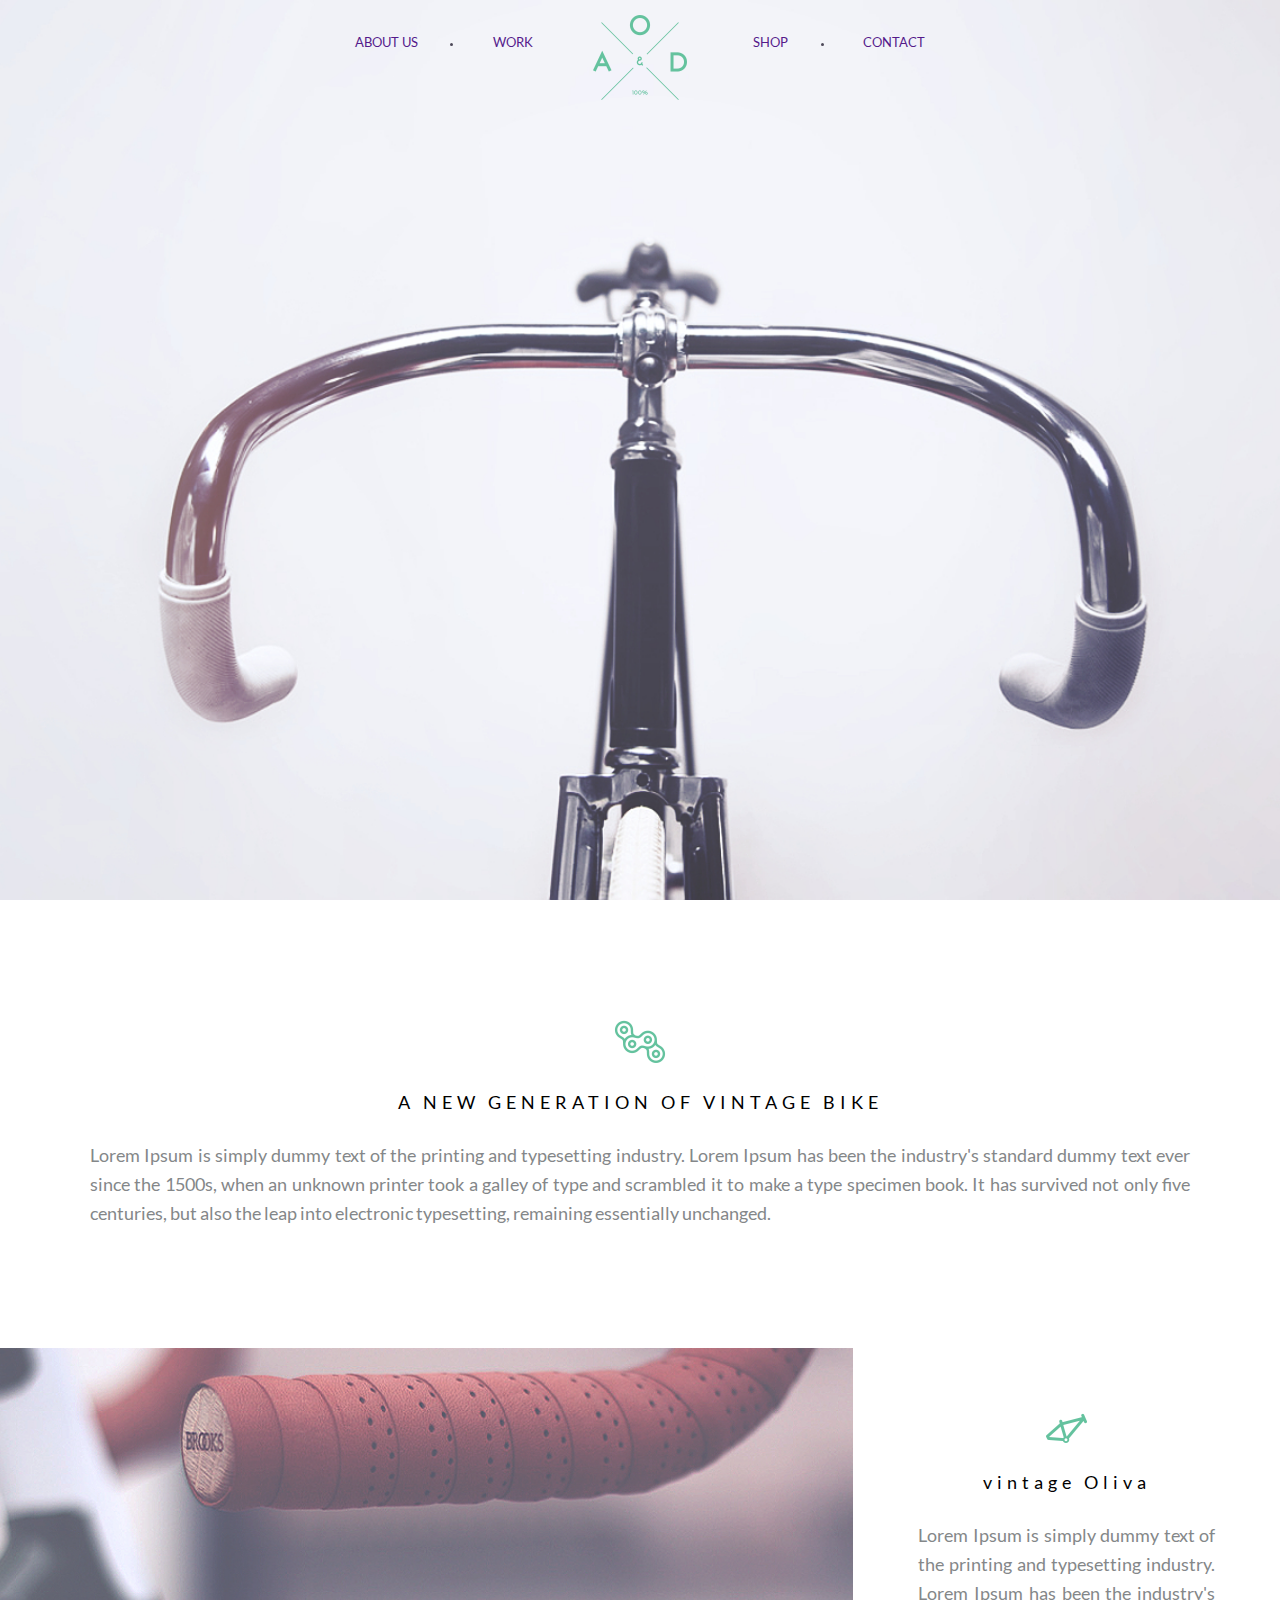
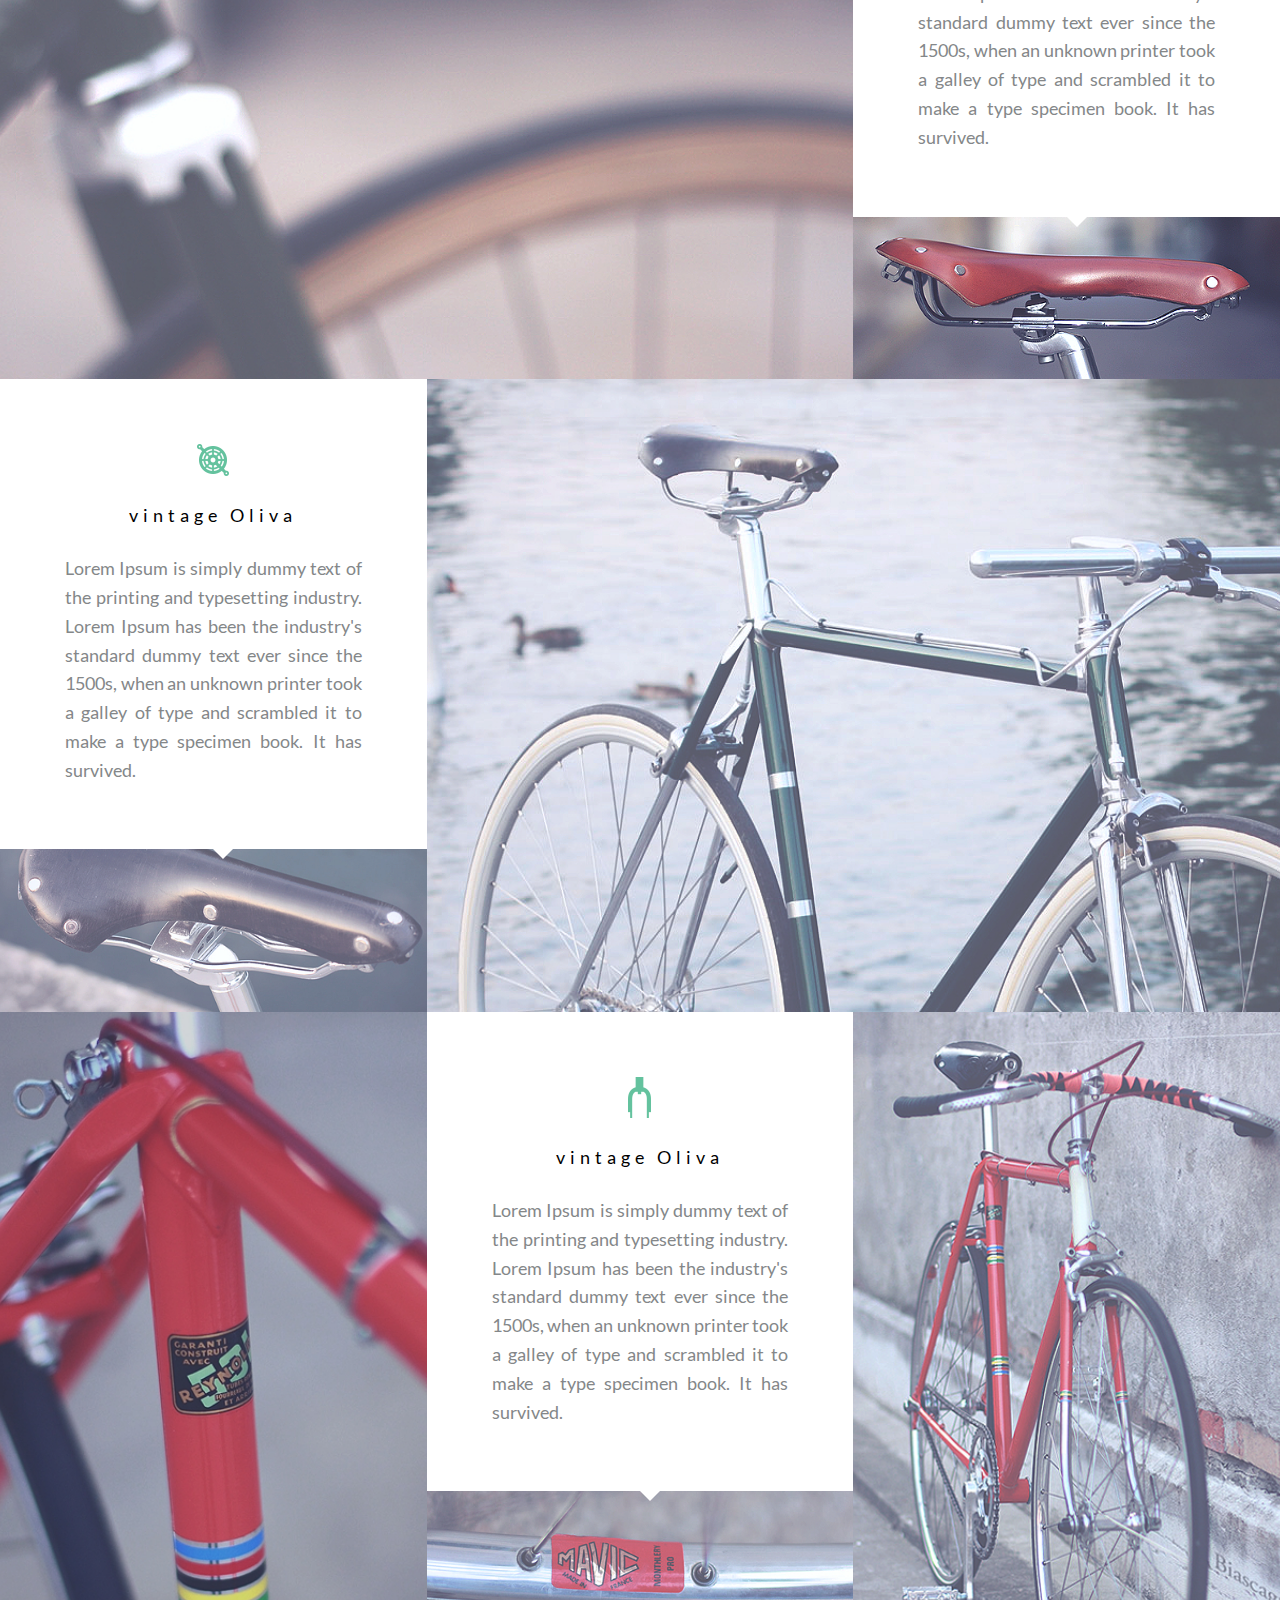
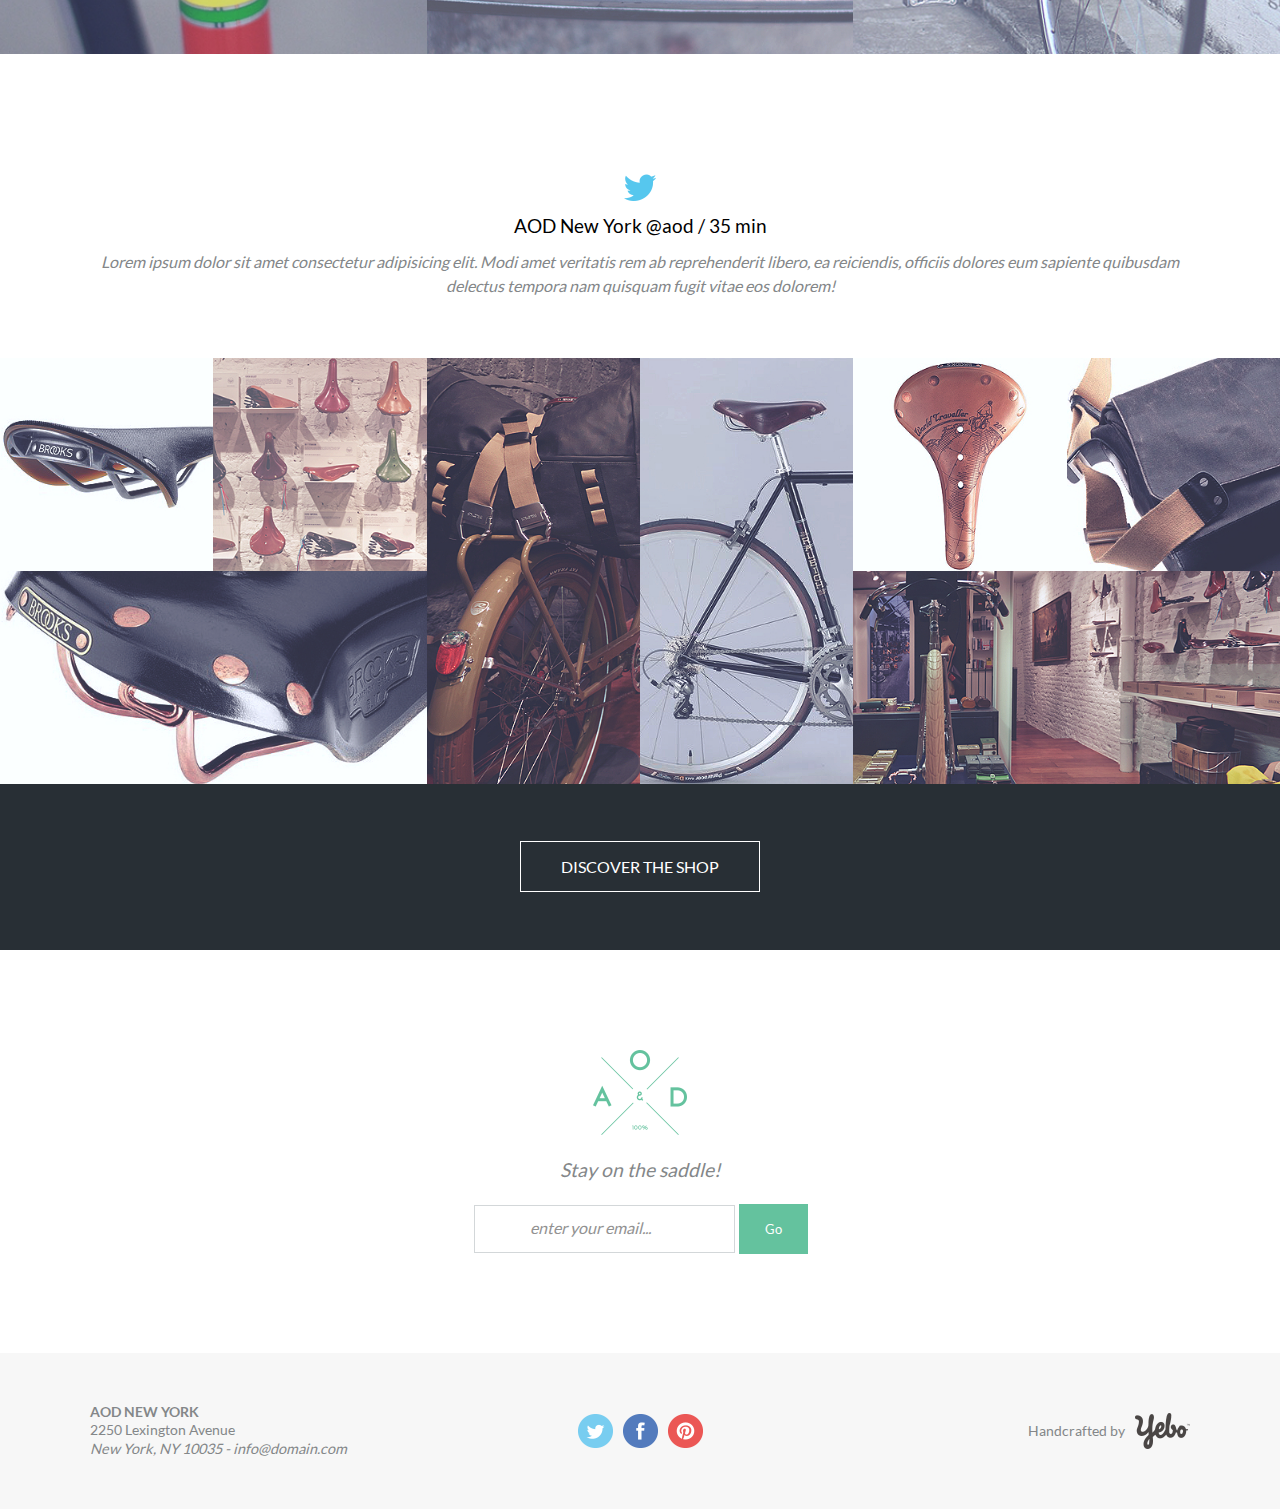
<file: bicycle/index.html>
<!DOCTYPE html>
<html lang="ru">
<head>
   <meta charset="utf-8">
   <title>Bicycle</title>
   <meta name="format-direction" telephone="no">
   <link rel="stylesheet" href="css/style.css">
   <meta name="viewport" width="device-width, initial-scale=1.0, maximum-scale=1.0, user-scale=1.0">
</head>
<body>
   <div class="wrapper">
      <main class="main">
<header class="header">
	<div class="header__row">
		<nav class="header__menu menu">
			<div class="menu__body">
				<ul class="menu__list">
					<li><a href="" class="menu_link">about us</a></li>
					<li><a href="" class="menu_link">work</a></li>
					<li><a href="" class="menu_link">shop</a></li>
					<li><a href="" class="menu_link">contact</a></li>
				</ul>
			</div>
			<div class="header__burger">
				<span></span>
			</div>
		</nav>
		<div class="header__logo">
			<img src="img/header/logo/logo.png" alt="">
		</div>
	</div>
</header>
         <section class="full-screen">
            <div class="full-screen__img bg">
               <img src="img/full-screen/top_bicycle.jpg" alt="">
            </div>
         </section>
         <section class="generation">
            <div class="generation__block container">
               <div class="block__icon">
                  <img src="img/generation/1.png" alt="generation icon">
               </div>
               <h1 class="block__title">A NEW GENERATION OF VINTAGE BIKE</h1>
               <div class="block__text container">
                  Lorem Ipsum is simply dummy text of the printing and typesetting industry. Lorem Ipsum has been the industry's standard dummy text ever since the 1500s, when an unknown printer took a galley of type and scrambled it to make a type specimen book. It has survived not only five centuries, but also the leap into electronic typesetting, remaining essentially unchanged. 
               </div>
            </div>
         </section>
         <section class="block block_vintage">
            <div class="block__row">
               <div class="block__column_b">
                     <a href="#" class="block_link link">
                        <span class="link__logo"><img src="img/block/vintage/logo_2.png"></span>
                        <span class="link__img bg"><img src="img/block/vintage/bicycle_1.jpg"></span>
                     </a>
               </div>
                <div class="block__column">
                     <div class="block__about">
                     <div class="block__icon">
                        <img src="img/block/vintage/2.png">
                     </div>
                        <h1 class="block__title">vintage Oliva</h1>
                        <div class="block__text">
                           Lorem Ipsum is simply dummy text of the printing and typesetting industry. Lorem Ipsum has been the industry's standard dummy text ever since the 1500s, when an unknown printer took a galley of type and scrambled it to make a type specimen book. It has survived.
                        </div>
                     </div>
                  <div class="block__img bg">
                     <img src="img/block/vintage/bicycle_2.jpg">
                  </div>
               </div>
            </div>
         </section>
         <section class="block block_boriosa">
            <div class="block__row">
               <div class="block__column_b">
                     <a href="#" class="block_link link">
                        <span class="link__logo"><img src="img/block/boriosa/logo_3.png"></span>
                        <span class="link__img bg"><img src="img/block/boriosa/bicycle_3.jpg"></span>
                     </a>
               </div>
                <div class="block__column">
                     <div class="block__about">
                     <div class="block__icon">
                        <img src="img/block/boriosa/3.png">
                     </div>
                        <h1 class="block__title">vintage Oliva</h1>
                        <div class="block__text">
                           Lorem Ipsum is simply dummy text of the printing and typesetting industry. Lorem Ipsum has been the industry's standard dummy text ever since the 1500s, when an unknown printer took a galley of type and scrambled it to make a type specimen book. It has survived.
                        </div>
                     </div>
                  <div class="block__img bg">
                     <img src="img/block/boriosa/bicycle_4.jpg">
                  </div>
               </div>
            </div>
         </section>
         <section class="block block_retro">
            <div class="block__row">
               <div class="block__column">
                     <a href="#" class="block_link link">
                        <span class="link__logo"><img src="img/block/retro/logo_4.png"></span>
                        <span class="link__img bg"><img src="img/block/retro/bicycle_5.jpg"></span>
                     </a>
               </div>
               <div class="block__column">
                     <div class="block__about">
                     <div class="block__icon">
                        <img src="img/block/retro/4.png">
                     </div>
                        <h1 class="block__title">vintage Oliva</h1>
                        <div class="block__text">
                           Lorem Ipsum is simply dummy text of the printing and typesetting industry. Lorem Ipsum has been the industry's standard dummy text ever since the 1500s, when an unknown printer took a galley of type and scrambled it to make a type specimen book. It has survived.
                        </div>
                     </div>
                  <div class="block__img bg">
                     <img src="img/block/retro/bicycle_6.jpg">
                  </div>
               </div>
               <div class="block__column">
                      <a href="#" class="block_link link">
                        <span class="link__logo"><img src="img/block/retro/logo_4.png"></span>
                        <span class="link__img bg"><img src="img/block/retro/bicycle_7.jpg"></span>
                     </a>
               </div>
            </div>
         </section>
         <section class="slider">
            <div class="container">
               <div class="slider__body">
                  <div class="slider__item">
                     <div class="slider__icon">
                        <img src="img/slider/icon/twitter.png" alt="">
                     </div>
                     <h3 class="slider__title">AOD New York @aod / 35 min</h3>
                     <div class="slider__text">
                        Lorem ipsum dolor sit amet consectetur adipisicing elit. Modi amet veritatis rem ab reprehenderit libero, ea reiciendis, officiis dolores eum sapiente quibusdam delectus tempora nam quisquam fugit vitae eos dolorem!
                     </div>   
                  </div>
               </div>
            </div>
         </section>
         <section class="gallery">
            <div class="gallery__row">
               <div class="gallery__column">
                  <div class="gallery__body_c">
                     <div class="gallery__item">
                        <div class="gallery__block">
                           <div class="gallery__pic">
                              <a href="#" class="gallery__link link">
                                 <span class="link__logo">
                                    <img src="img/gallery/logo_5.png">
                                    <span class="link__text">Shop now</span>
                                 </span>
                                 <span class="link__img bg"><img src="img/gallery/bicycle_8.jpg"></span>
                              </a>
                           </div>
                           <div class="gallery__pic">
                              <a href="#" class="gallery__link link">
                                 <span class="link__logo">
                                    <img src="img/gallery/logo_5.png">
                                    <span class="link__text">Shop now</span>
                                 </span>
                                 <span class="link__img bg"><img src="img/gallery/bicycle_9.jpg"></span>
                              </a>
                           </div>
                        </div>
                     </div>
                     <div class="gallery__item">
                           <a href="#" class="gallery__link_b link">
                              <span class="link__logo">
                                 <img src="img/gallery/logo_5.png">
                                 <span class="link__text">Shop now</span>
                              </span>
                              <span class="link__img bg"><img src="img/gallery/bicycle_10.jpg"></span>
                           </a>
                     </div>
                  </div>
               </div>
               <div class="gallery__column">
                  <div class="gallery__body_r">
                     <div class="gallery__item_r">
                            <a href="#" class="gallery__link_m link">
                              <span class="link__logo">
                                 <img src="img/gallery/logo_5.png">
                                 <span class="link__text">Shop now</span>
                              </span>
                              <span class="link__img bg"><img src="img/gallery/bicycle_11.jpg"></span>
                           </a>
                     </div>
                     <div class="gallery__item_r">
                           <a href="#" class="gallery__link_m link">
                              <span class="link__logo">
                                 <img src="img/gallery/logo_5.png">
                                 <span class="link__text">Shop now</span>
                              </span>
                              <span class="link__img bg"><img src="img/gallery/bicycle_12.jpg"></span>
                           </a>
                     </div>
                  </div>
               </div>
               <div class="gallery__column">
                  <div class="gallery__body_c">
                     <div class="gallery__item">
                        <div class="gallery__block">
                           <div class="gallery__pic">
                              <a href="#" class="gallery__link link">
                                 <span class="link__logo">
                                    <img src="img/gallery/logo_5.png">
                                    <span class="link__text">Shop now</span>
                                 </span>
                                 <span class="link__img bg"><img src="img/gallery/bicycle_14.jpg"></span>
                              </a>
                           </div>
                           <div class="gallery__pic">
                              <a href="#" class="gallery__link link">
                                 <span class="link__logo">
                                    <img src="img/gallery/logo_5.png">
                                    <span class="link__text">Shop now</span>
                                 </span>
                                 <span class="link__img bg"><img src="img/gallery/bicycle_15.jpg"></span>
                              </a>
                             </div>
                        </div>
                     </div>
                     <div class="gallery__item">
                           <a href="#" class="gallery__link_b link">
                              <span class="link__logo">
                                 <img src="img/gallery/logo_5.png">
                                 <span class="link__text">Shop now</span>
                              </span>
                              <span class="link__img bg"><img src="img/gallery/bicycle_13.jpg"></span>
                           </a>
                     </div>
                  </div>
               </div>
            </div>
            <div class="gallery__bottom">
               <a href="#" class="bottom-link">DISCOVER THE SHOP</a>
            </div>
         </section>
         <section class="subscribe">
            <div class="container">
               <div class="subscribe__body">
                  <div class="subscribe__logo">
                     <img src="img/header/logo/logo.png" alt="логотип компании">
                  </div>
                  <h3 class="subcsribe__title">Stay on the saddle!</h3>
                  <form action="#" class="subcsribe__form">
                     <input type="text" name="email" class="subcsribe__input" placeholder="enter your email... ">
                     <button type="submit" class="subcsribe__button">Go</button>
                  </form>
               </div>
            </div>
         </section>
<footer class="footer">
	<div class="container">
		<div class="footer__body">
			<div class="footer__col">
				<div class="footer__address">
					<p>AOD New York</p>
					<p>2250 Lexington Avenue</p>
					<p>New York, NY 10035 - info@domain.com</p>
				</div>
			</div>
			<div class="footer__col">
				<div class="footer__social">
					<div class="footer__twitter">
						<a href="https://twitter.com" class="footer__link"><img src="img/icons/twitter_f.png" alt="twitter"></a>
					</div>
					<div class="footer__facebook">
						<a href="https://facebook.com" class="footer__link"><img src="img/icons/facebook.png" alt="facebook"></a>
					</div>
					<div class="footer__p">
						<a href="#" class="footer__link"><img src="img/icons/p_f.png" alt="p"></a>
					</div>
				</div>
			</div>
			<div class="footer__col">
				<div class="footer__copyright">
					<span>Handcrafted by</span><img src="img/logo/footer_logo.png" alt="logo">
				</div>
			</div>
		</div>
	</div>
</footer>      </main>
   </div>
   <script src="js/jquery-3.6.min.js"></script>
   <script src="js/main.js"></script>
</body>
</html>
</file>
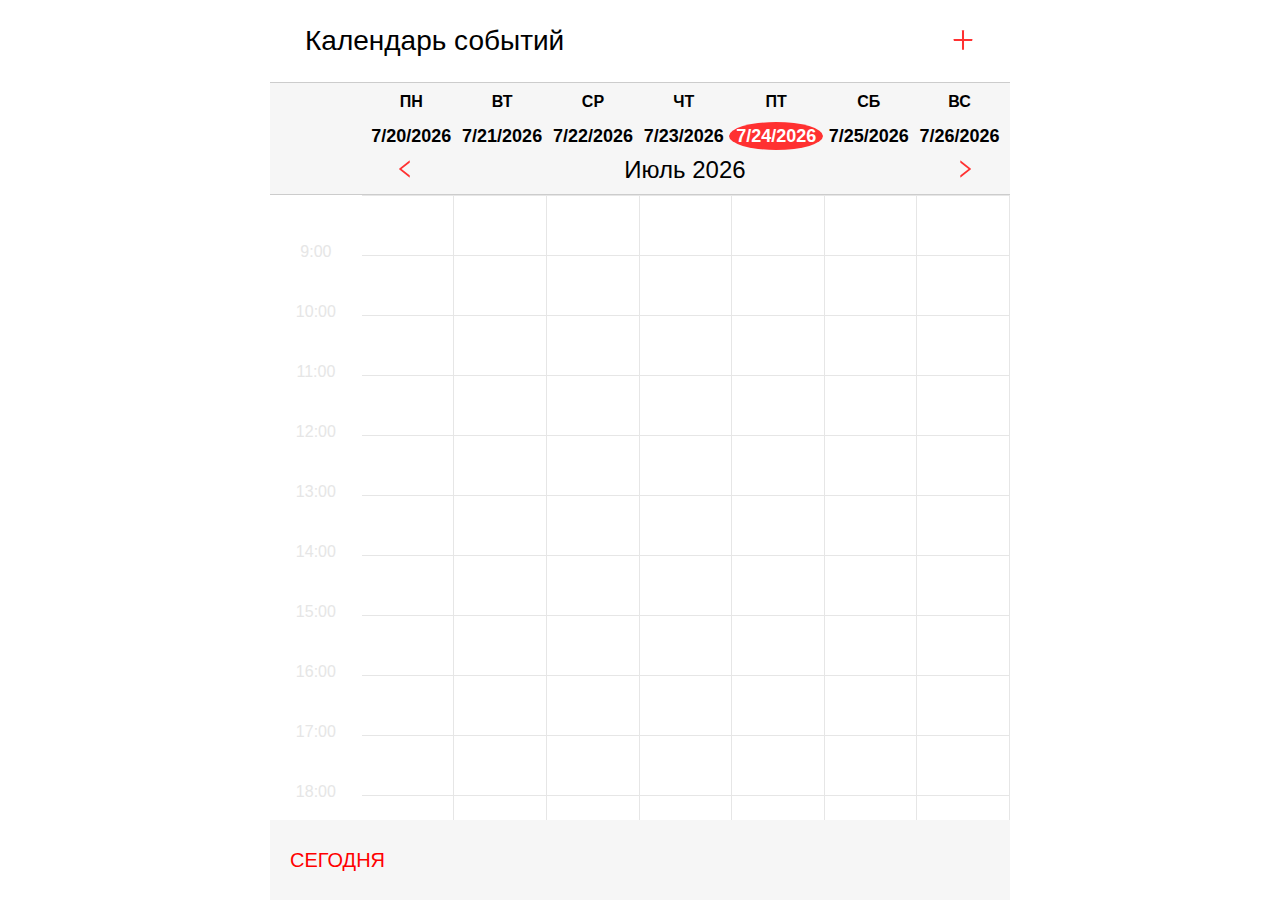
<file: calendar/index.html>
<!doctype html><html lang="en"><head><meta charset="utf-8"/><link rel="icon" href="/calendar/favicon.ico"/><meta name="viewport" content="width=device-width,initial-scale=1"/><meta name="theme-color" content="#000000"/><meta name="description" content="Web site created using create-react-app"/><link rel="apple-touch-icon" href="/calendar/logo192.png"/><link rel="manifest" href="/calendar/manifest.json"/><title>Calendar App</title><script defer="defer" src="/calendar/static/js/main.612d1a34.js"></script><link href="/calendar/static/css/main.0a72afe0.css" rel="stylesheet"></head><body><noscript>You need to enable JavaScript to run this app.</noscript><div id="root"></div></body></html>
</file>
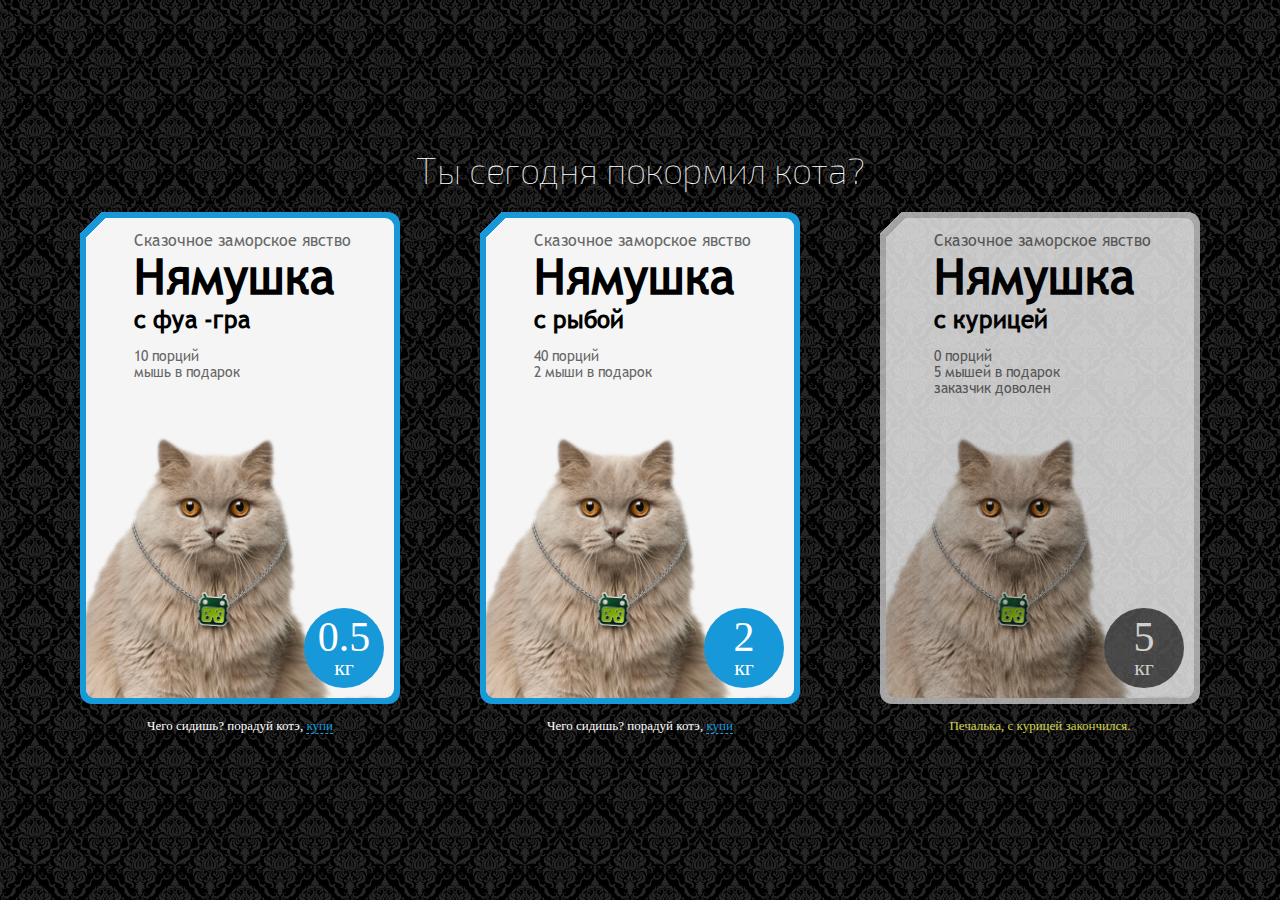
<file: cats/index.html>
<!DOCTYPE html>
<html lang="en">

<head>
    <meta charset="UTF-8">
    <meta http-equiv="X-UA-Compatible" content="IE=edge">
    <meta name="viewport" content="width=device-width, initial-scale=1.0">
    <title>Интернет магазин</title>
    <link rel="stylesheet" href="css/style.css">
</head>

<body>
    <main class="main">
       <div class="main__body">
        <h1>Ты сегодня покормил кота?</h1>
        <div class="main__products products">
        </div>
       </div>
    </main>
    <script src="js/main.js"></script>
</body>

</html>
</file>
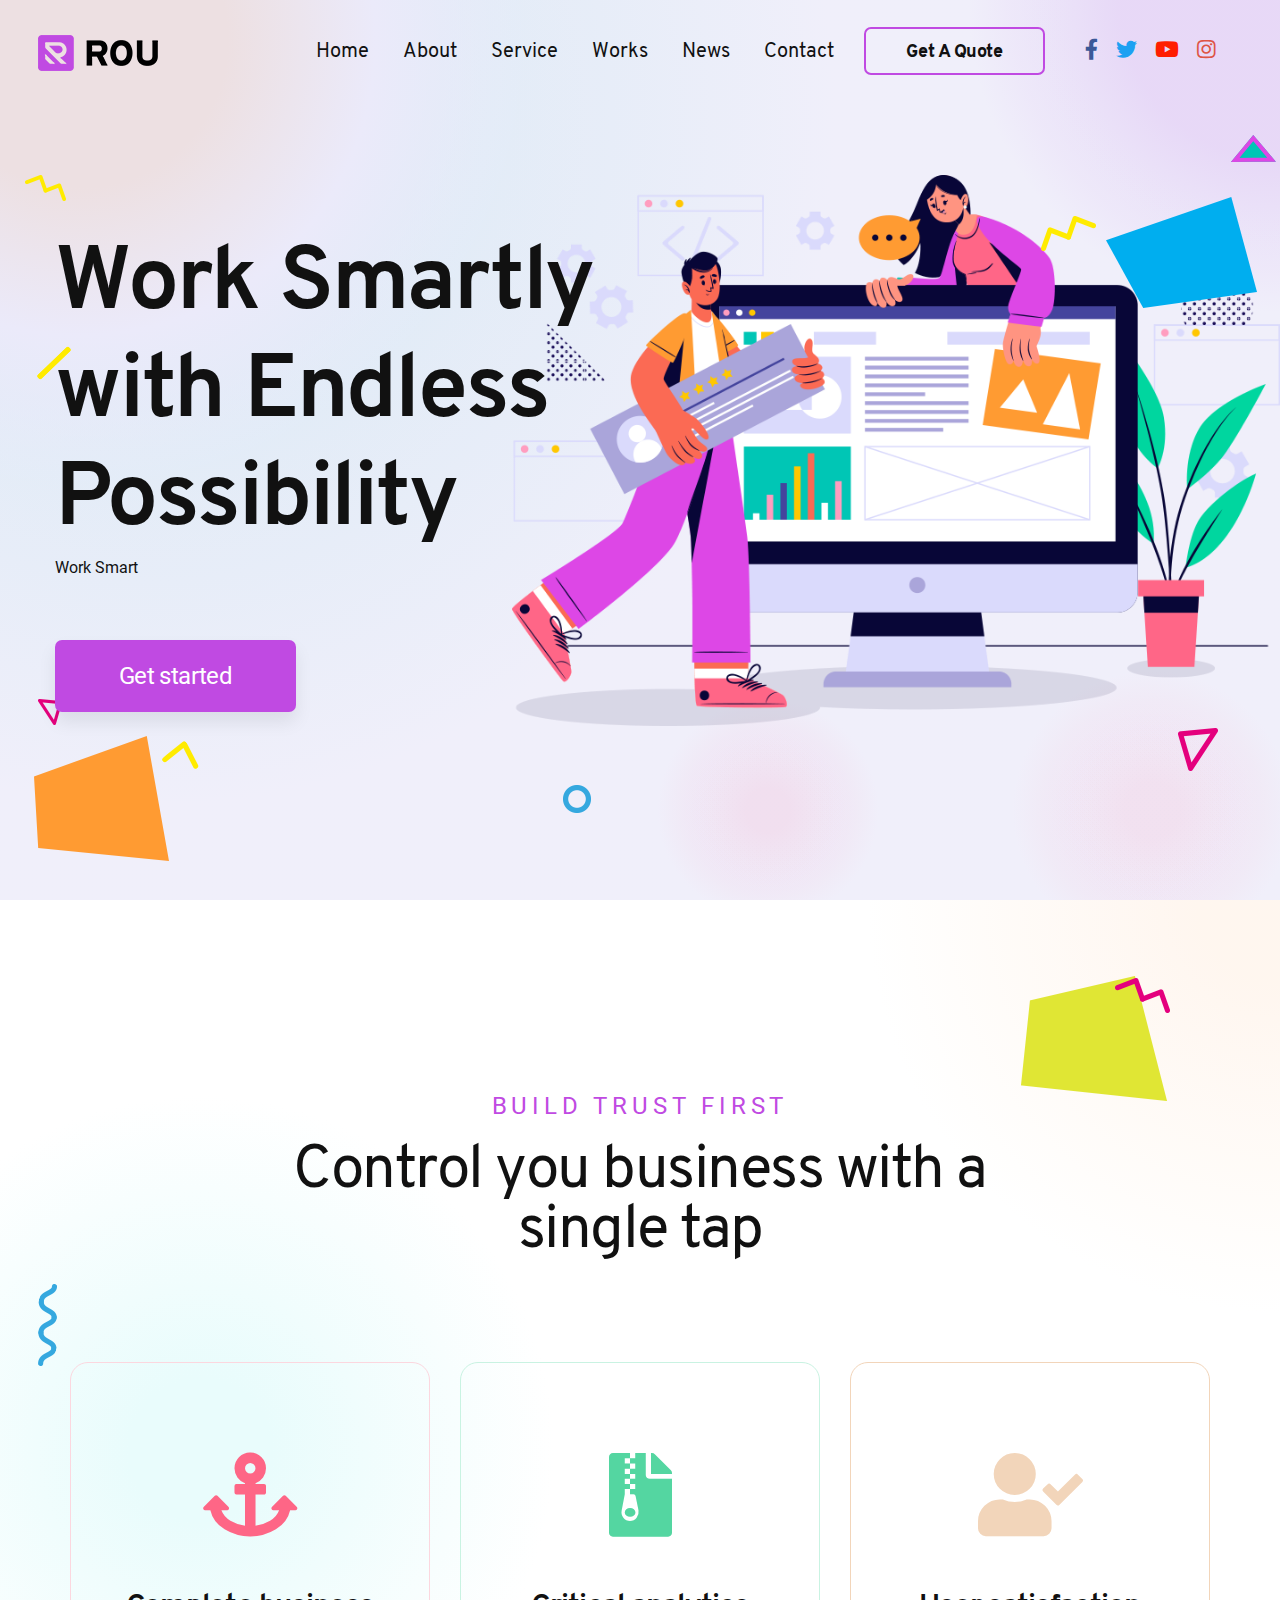
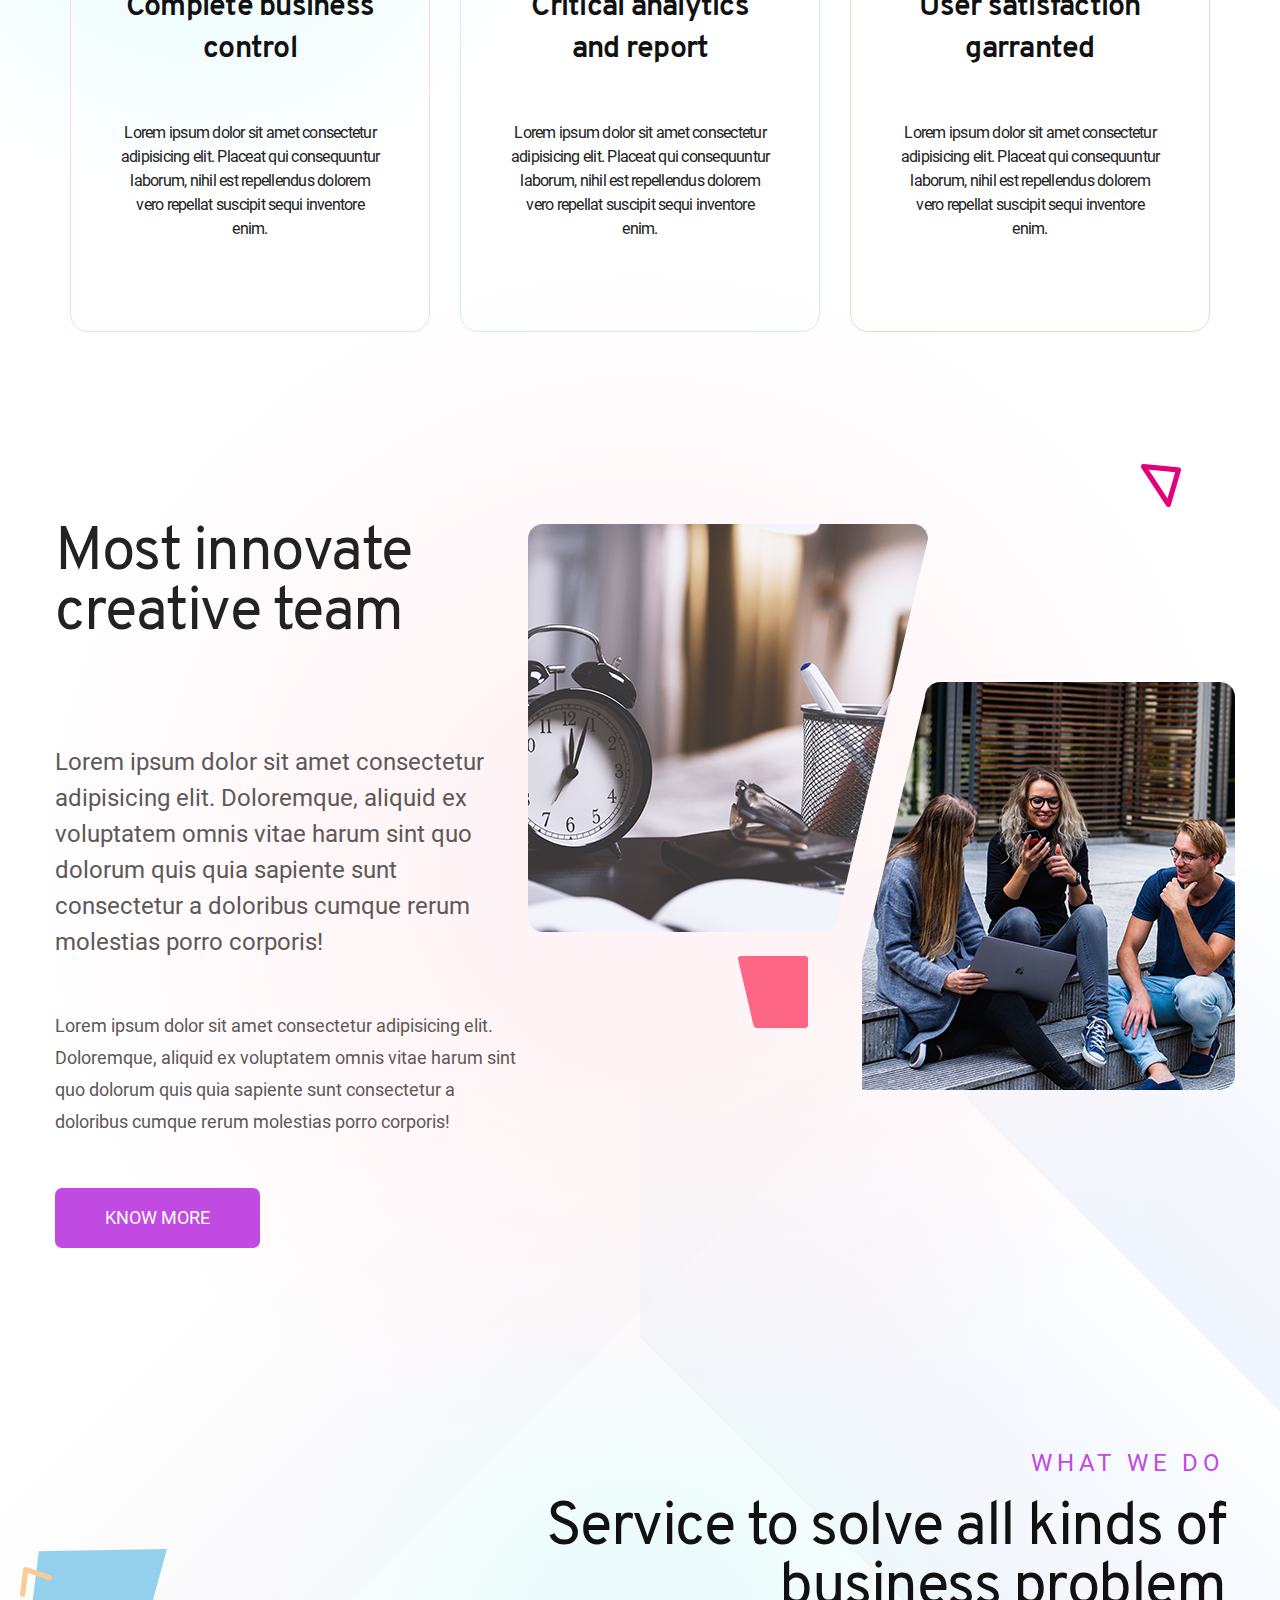
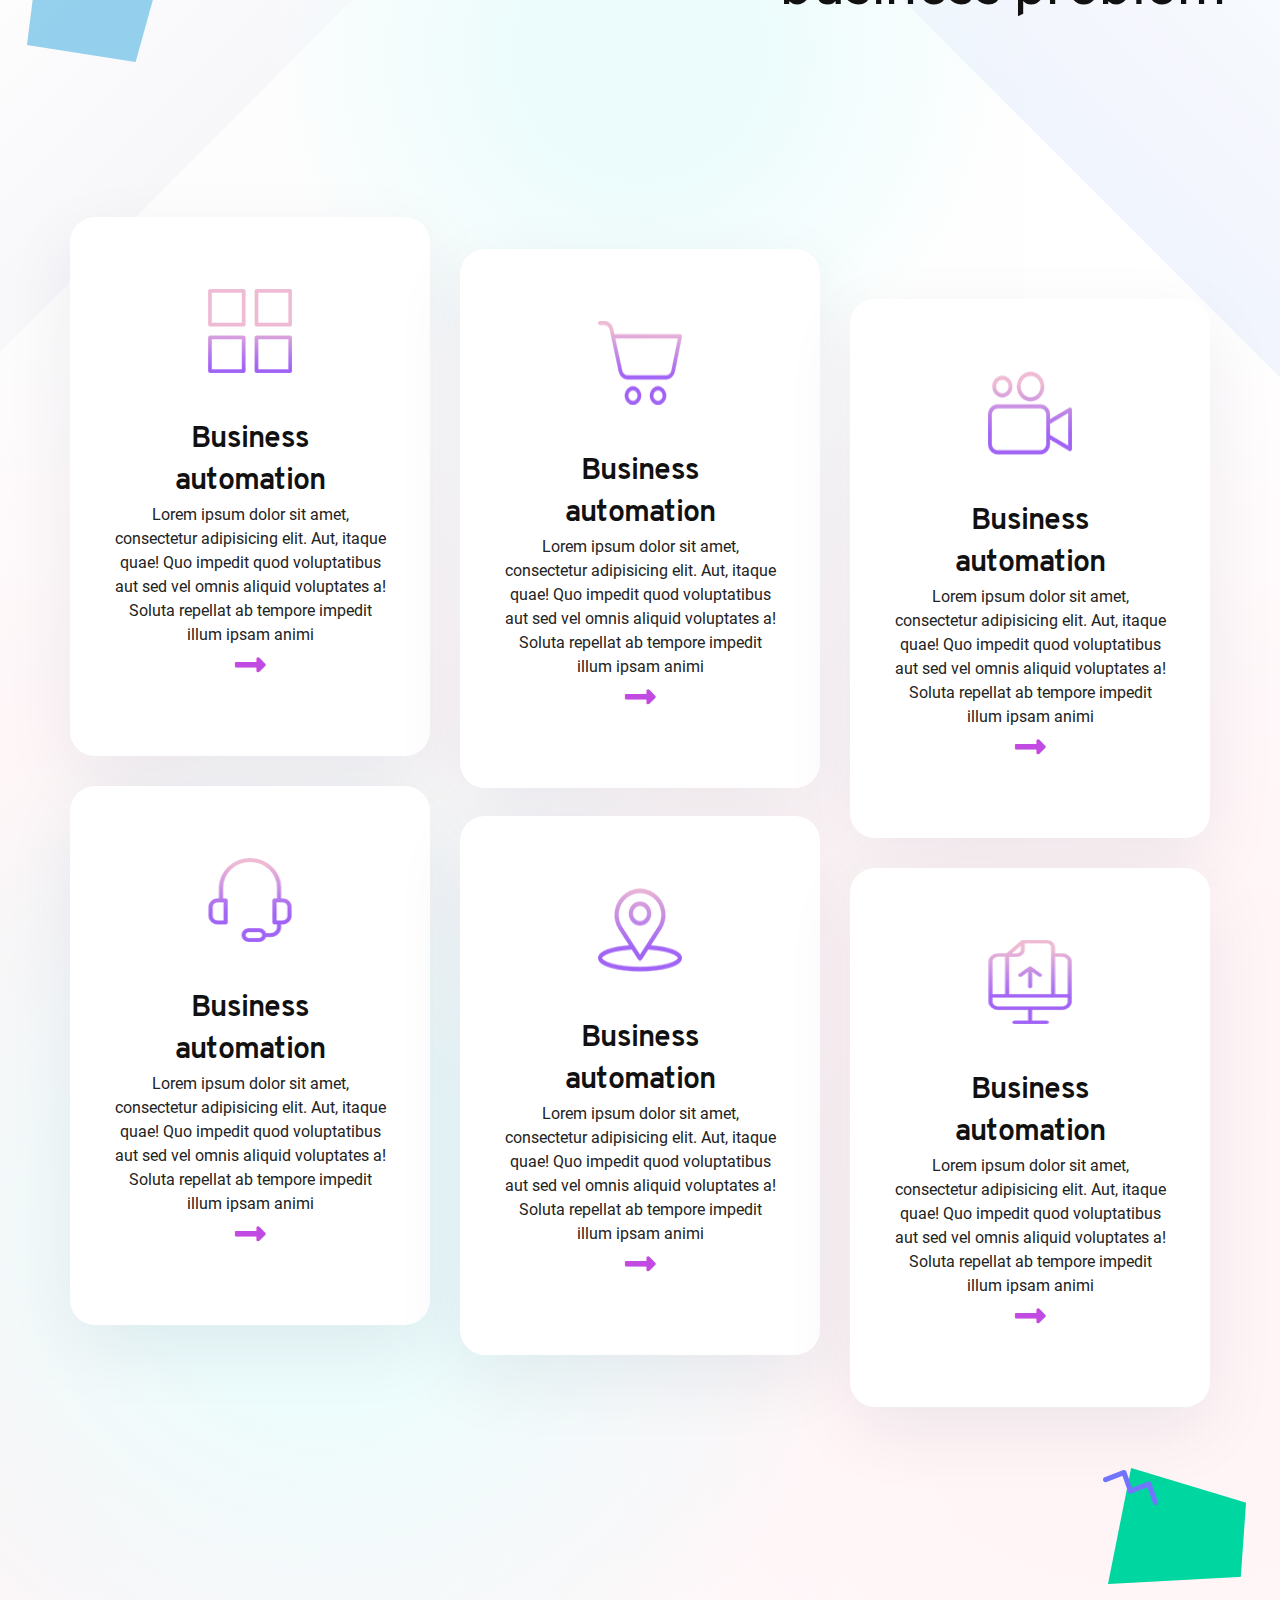
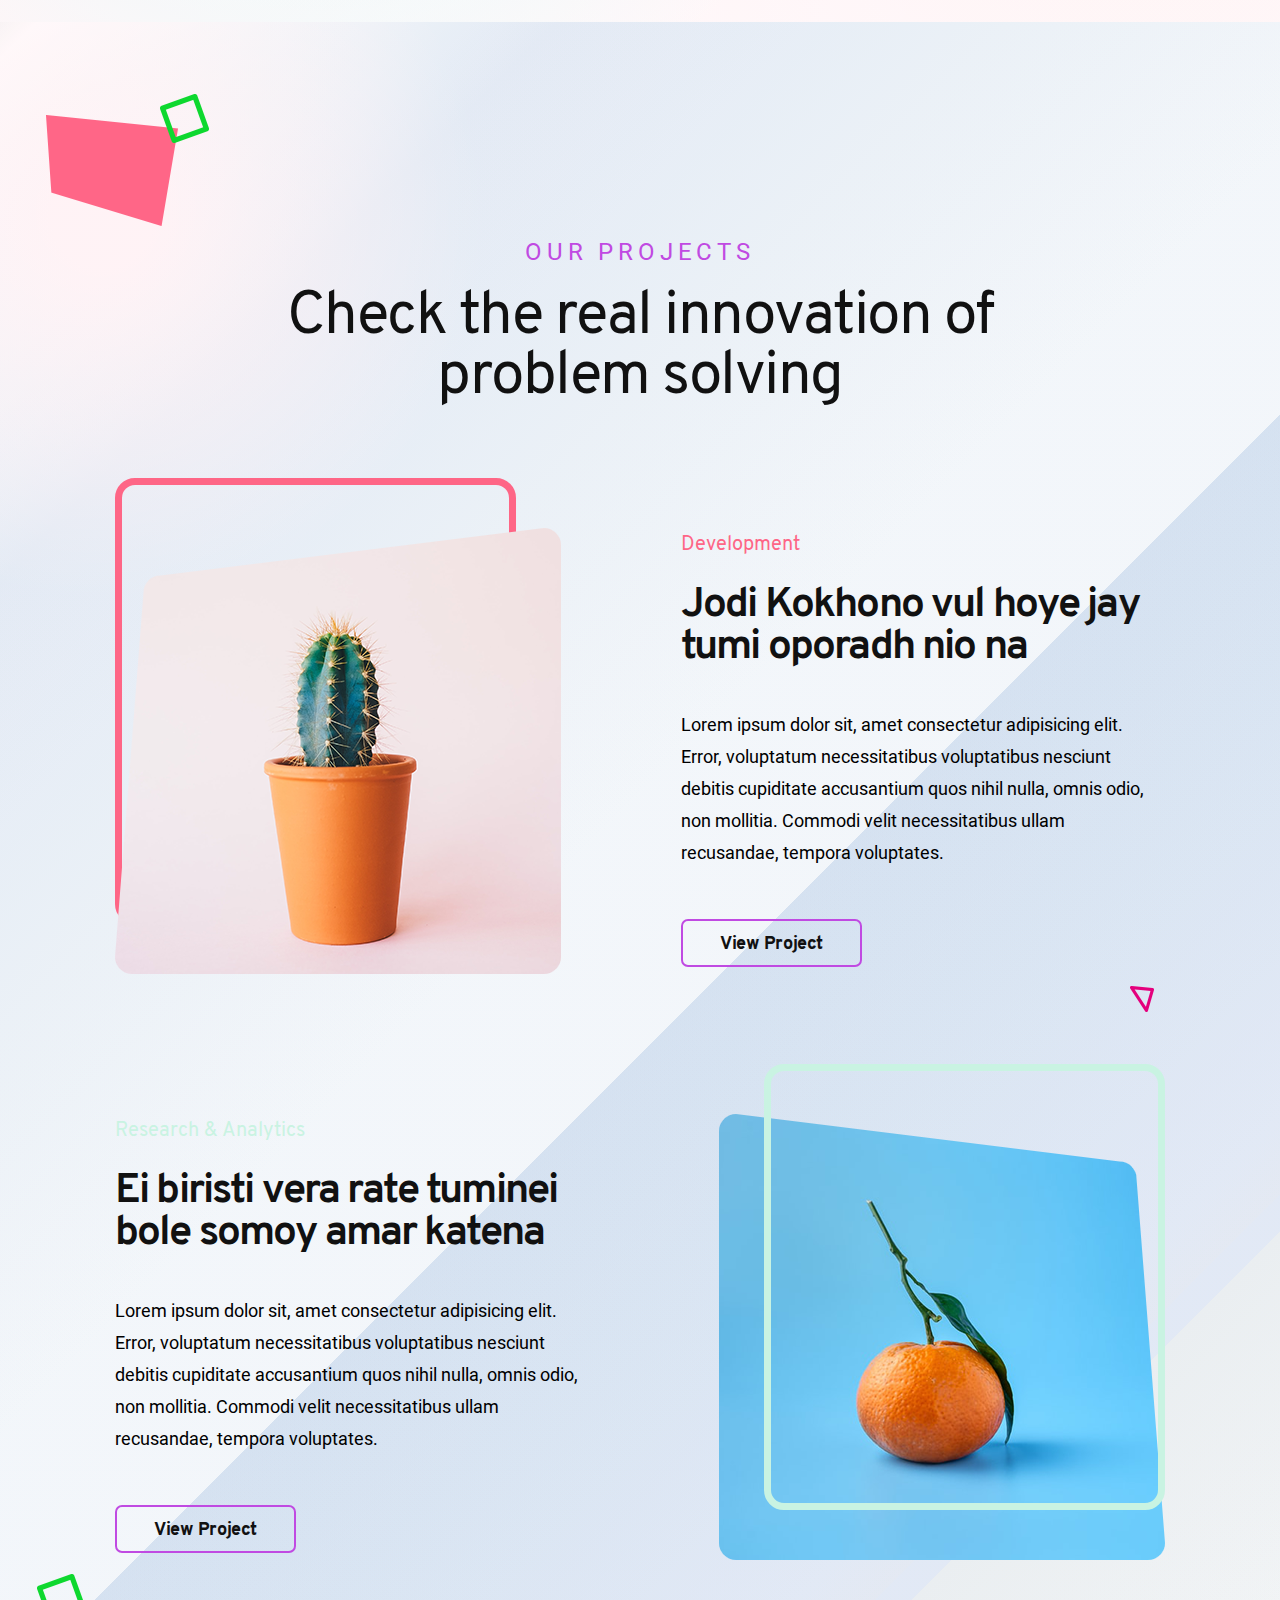
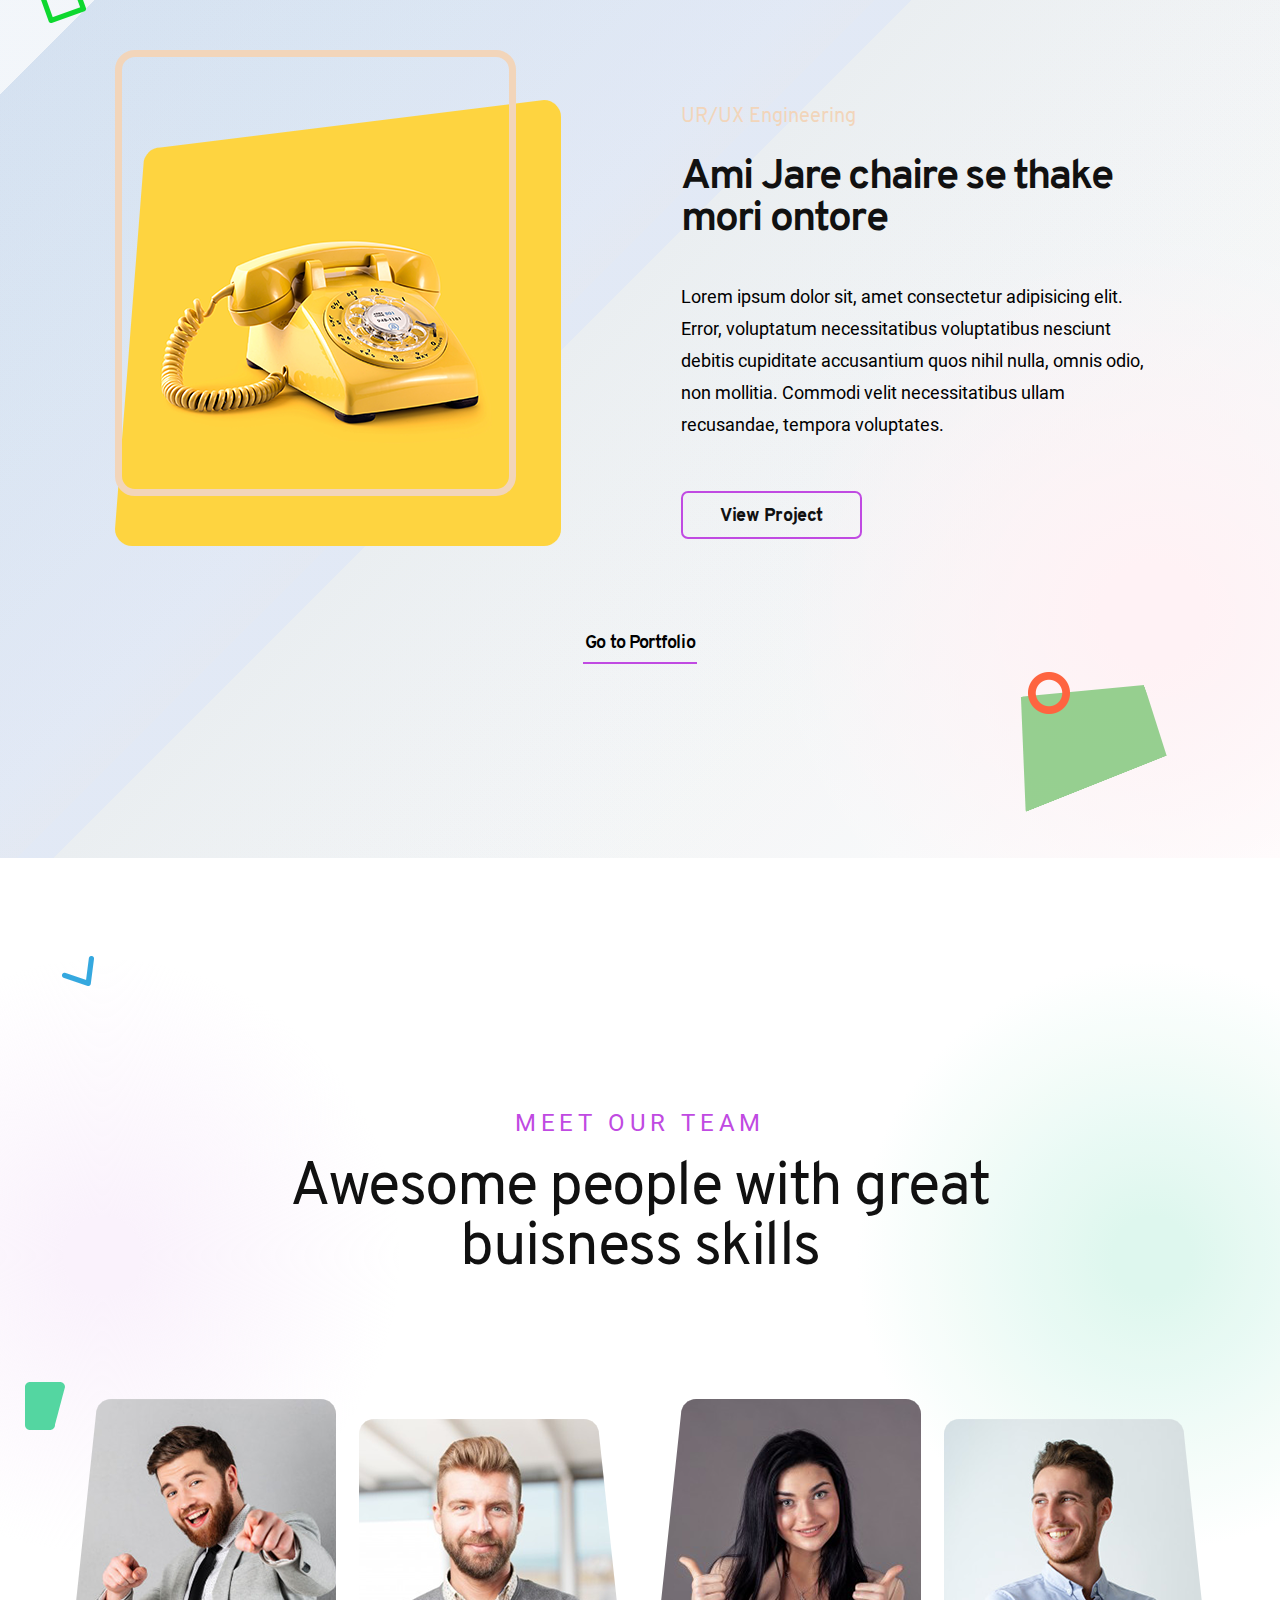
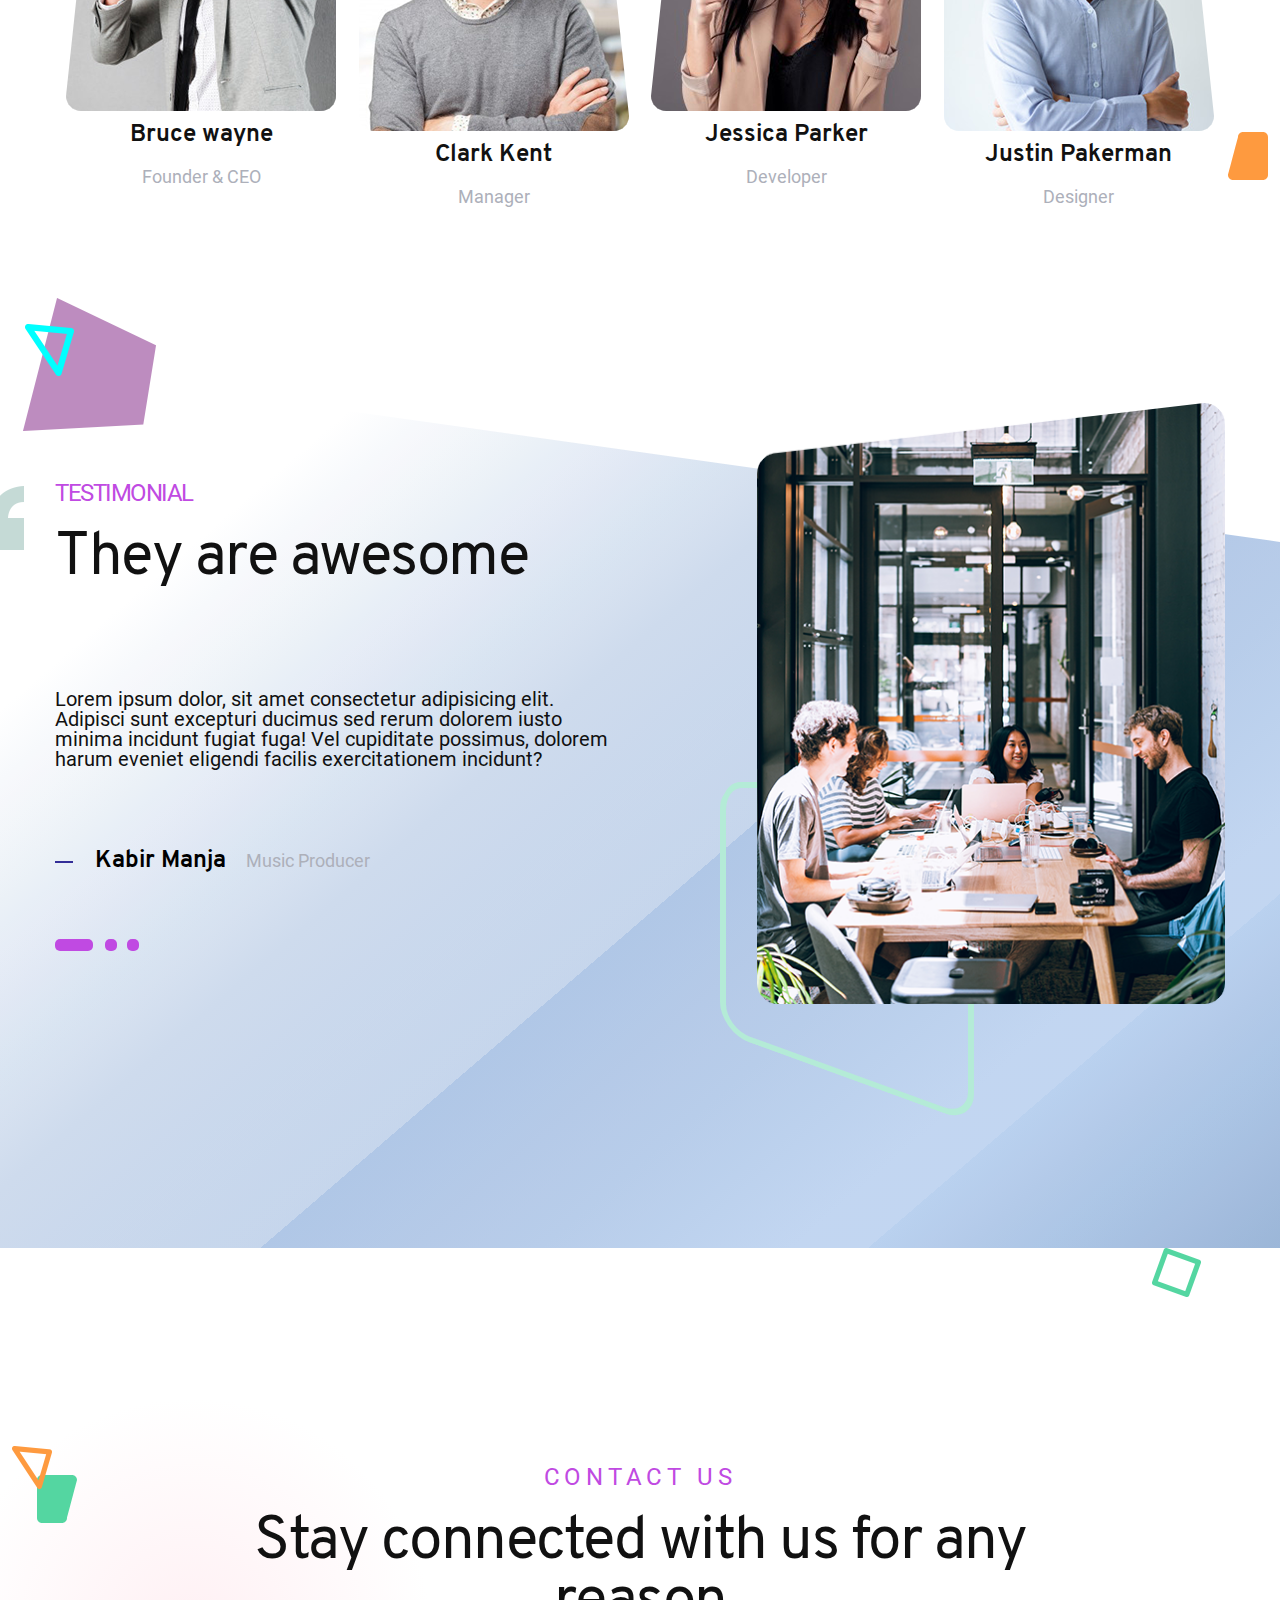
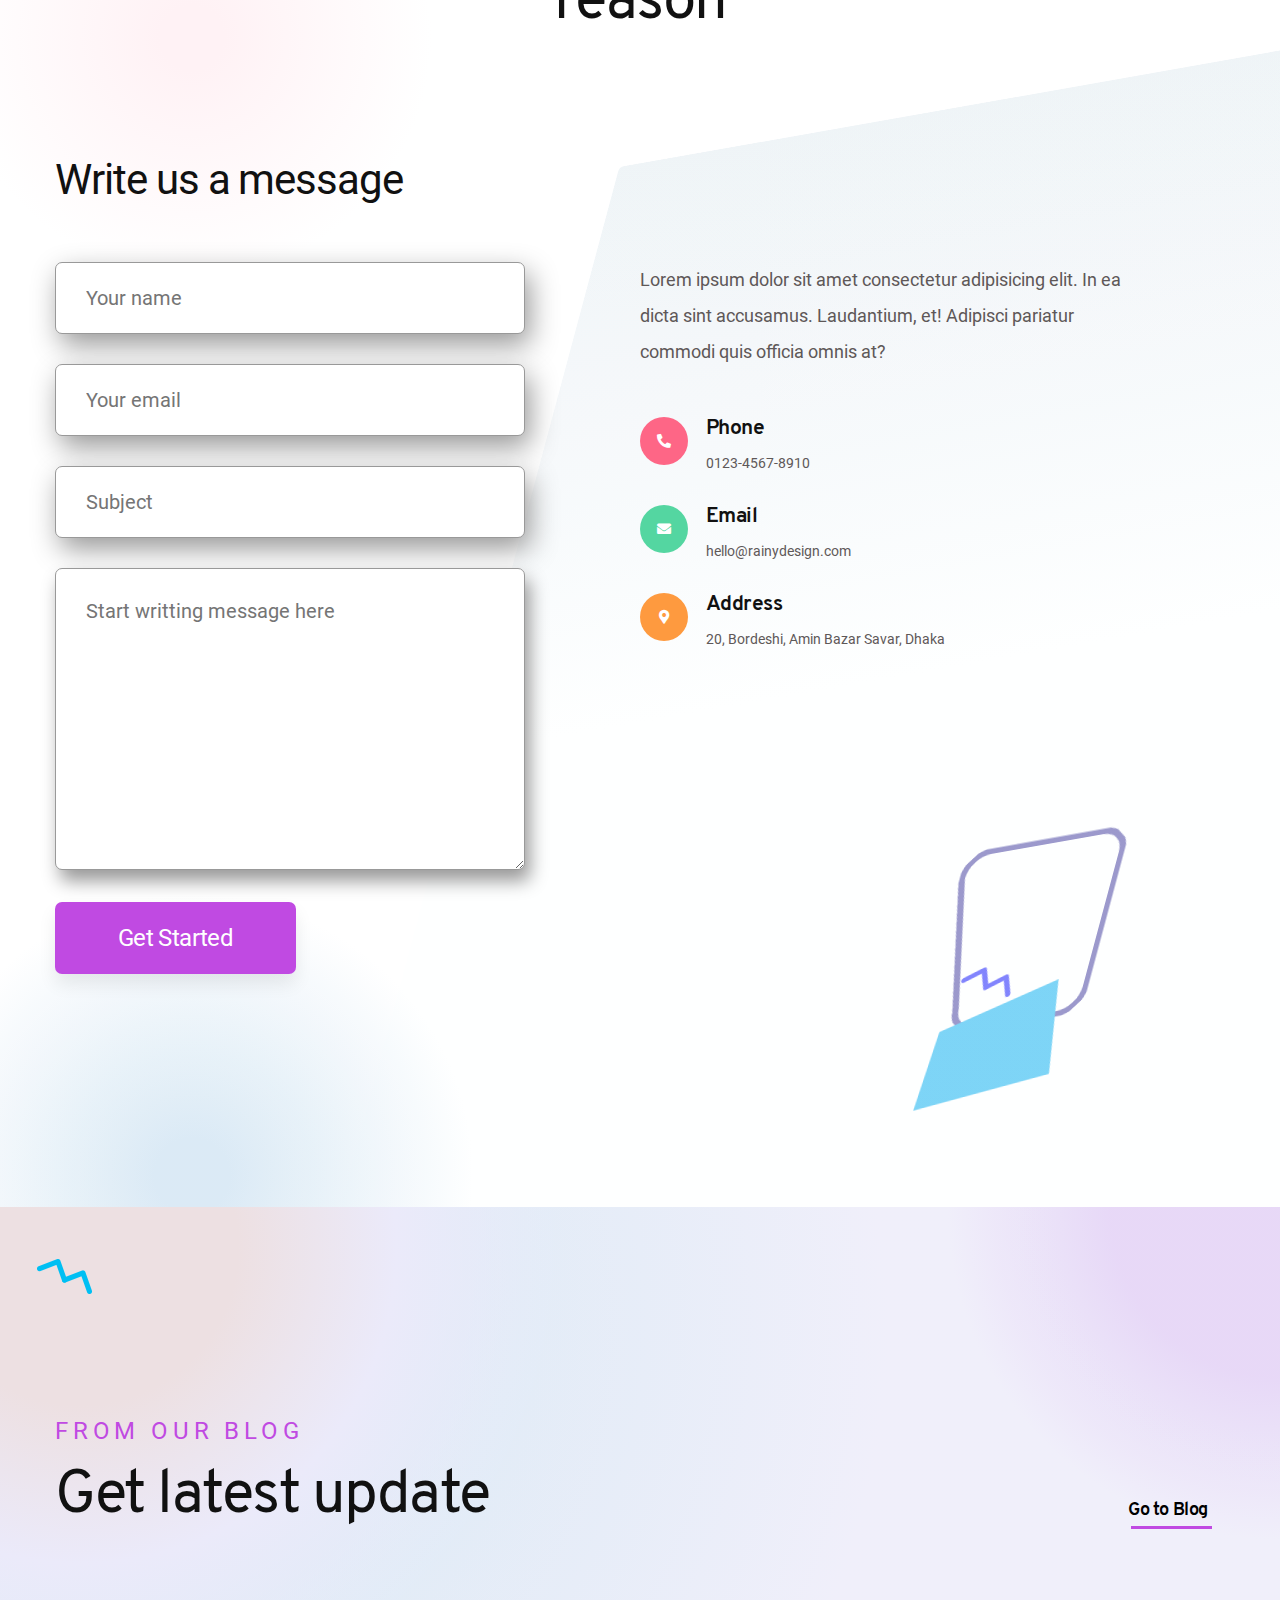
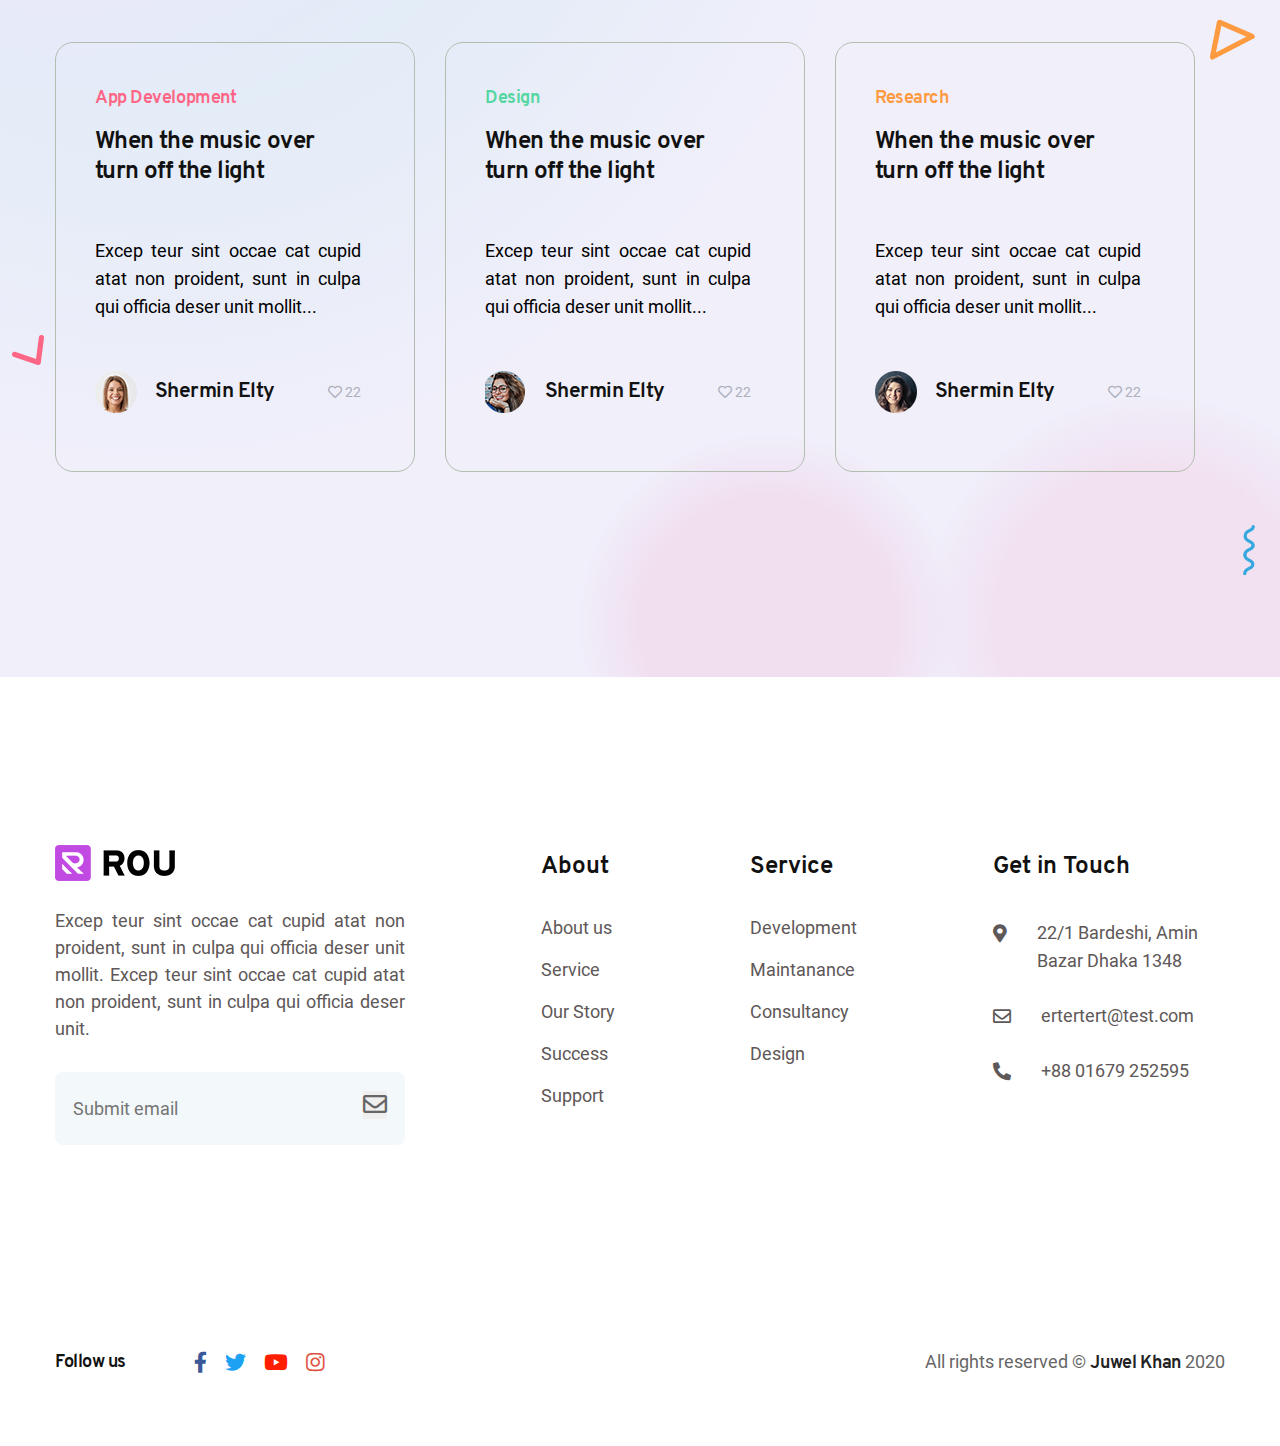
<file: rou/index.html>
<!DOCTYPE html>
<html lang="en">

<head>
    <meta charset="UTF-8">
    <meta http-equiv="X-UA-Compatible" content="IE=edge">
    <meta name="viewport" content="width=device-width, initial-scale=1.0">
    <title>Gulp</title>
    <!-- Добавляем стили из CDN -->
    <!-- Добавляем тему по умолчанию из CDN -->
    <link rel="stylesheet" href="css/all.min.css">
    <link rel="stylesheet" href="css/style.min.css">
</head>

<body>
    <div class="wrapper">
        <header class="header">
    <div class="header__container container">
        <div class="header__logo"><img src="img/logo.png" alt=""></div>
        <div class="header__body">
            <div class="header__menu menu">
                <div class="menu__body">
                    <ul class="menu__list">
                        <li><a href="#">Home</a></li>
                        <li><a href="#">About</a></li>
                        <li><a href="#">Service</a></li>
                        <li><a href="#">Works</a></li>
                        <li><a href="#">News</a></li>
                        <li><a href="#">Contact</a></li>
                    </ul>
                </div>
            </div>
            <div class="header__button"><a href="#" class="button__top"><span>Get A Quote</span></a></div>
            <div class="header__social social">
                <a href="https://www.facebook.com" class="social__icon"><i class="fab fa-facebook-f"></i></a>
                <a href="https://www.twitter.com" class="social__icon"><i class="fab fa-twitter"></i></a>
                <a href="https://www.youtube.com" class="social__icon"><i class="fab fa-youtube"></i></a>
                <a href="https://www.instagram.com" class="social__icon"><i class="fab fa-instagram"></i></a>
            </div>
        </div>
        <div class="header__burger">
            <span></span>
        </div>
    </div>
</header>
        <section class="f-screen">
            <div class="f-screen__bg">
                <div class="f-screen__cover"> </div>
                <div class="f-screen__container container">
                    <div class="f-screen__body">
                        <h1>Work Smartly with Endless Possibility</h1>
                        <div class="f-screen__text">
                            <div id="htext">Work Smartly with Endless Possibility. Work Smartly with Endless
                                Possibility. Work Smartly with Endless Possibility. Work Smartly with Endless
                                Possibility</div>
                        </div>
                    </div>
                    <div class="f-screen__button button"><button class="button__h">Get started</button></div>
                </div>
            </div>
        </section>
        <main class="main">
            <section class="main__control-business control-business">
                <div class="control-business__gradient"></div>
                <div class="control-business__gradient_2"></div>
                <div class="control-business__cover">
                    <div class="control-business__content">
                        <div class="control-business__body">
                            <div class="control-business__row single container">
                                <div class="single__caption caption">
                                    Build trust first
                                </div>
                                <h2>Control you business with a single tap</h2>
                                <div class="single__columns column">
                                    <div class="column__item column__item_r item">
                                        <div class="item__image"><i class="fa fa-anchor"></i></div>
                                        <div class="item__about">Complete business control</div>
                                        <div class="item__text">Lorem ipsum dolor sit amet consectetur adipisicing elit.
                                            Placeat qui consequuntur laborum, nihil est repellendus dolorem vero
                                            repellat suscipit sequi inventore enim.</div>
                                    </div>
                                    <div class="column__item column__item_g item">
                                        <div class="item__image"><i class="fa fa-file-archive"></i></div>
                                        <div class="item__about">Critical analytics and report</div>
                                        <div class="item__text">Lorem ipsum dolor sit amet consectetur adipisicing elit.
                                            Placeat qui consequuntur laborum, nihil est repellendus dolorem vero
                                            repellat suscipit sequi inventore enim.</div>
                                    </div>
                                    <div class="column__item column__item_o item">
                                        <div class="item__image"><i class="fa fa-user-check"></i></div>
                                        <div class="item__about">User satisfaction garranted</div>
                                        <div class="item__text">Lorem ipsum dolor sit amet consectetur adipisicing elit.
                                            Placeat qui consequuntur laborum, nihil est repellendus dolorem vero
                                            repellat suscipit sequi inventore enim.</div>
                                    </div>
                                </div>
                            </div>
                            <div class="control-business__row about-team">
                                <div class="about-team__body container">
                                    <div class="about-team__shell">
                                        <div class="about-team__content">
                                            <h3>Most innovate creative team</h3>
                                            <div class="about-team__text">
                                                <p>Lorem ipsum dolor sit amet consectetur adipisicing elit. Doloremque,
                                                    aliquid
                                                    ex voluptatem omnis vitae harum sint quo dolorum quis quia sapiente
                                                    sunt
                                                    consectetur a doloribus cumque rerum molestias porro corporis!</p>
                                                <p>Lorem ipsum dolor sit amet consectetur adipisicing elit. Doloremque,
                                                    aliquid
                                                    ex voluptatem omnis vitae harum sint quo dolorum quis quia sapiente
                                                    sunt
                                                    consectetur a doloribus cumque rerum molestias porro corporis!</p>
                                            </div>
                                            <div class="about-team__button button-main">
                                                <button class="button-main__more">Know more</button>
                                            </div>
                                        </div>
                                    </div>
                                </div>
                            </div>
                            <div class="control-business__row service">
                                <div class="service__container container">
                                    <div class="service__body">
                                        <div class="service__caption caption">What we do</div>
                                        <h3>Service to solve all kinds of business problem</h3>
                                        <div class="service__items support">
                                            <div class="support__item">
                                                <div class="support__border">
                                                    <div class="support__icon"><img src="img/squares.svg" alt=""></div>
                                                    <div class="support__about">Business automation</div>
                                                    <div class="support__text">Lorem ipsum dolor sit amet, consectetur
                                                        adipisicing elit. Aut, itaque quae! Quo impedit quod
                                                        voluptatibus
                                                        aut sed vel omnis aliquid voluptates a! Soluta repellat ab
                                                        tempore
                                                        impedit illum ipsam animi</div>
                                                    <div class="support__arrow"><i
                                                            class="fa fa-long-arrow-alt-right"></i>
                                                    </div>
                                                </div>
                                            </div>
                                            <div class="support__item support__item_2">
                                                <div class="support__border">
                                                    <div class="support__icon"><img src="img/shopping-cart.svg" alt="">
                                                    </div>
                                                    <div class="support__about">Business automation</div>
                                                    <div class="support__text">Lorem ipsum dolor sit amet, consectetur
                                                        adipisicing elit. Aut, itaque quae! Quo impedit quod
                                                        voluptatibus
                                                        aut sed vel omnis aliquid voluptates a! Soluta repellat ab
                                                        tempore
                                                        impedit illum ipsam animi</div>
                                                    <div class="support__arrow"><i
                                                            class="fa fa-long-arrow-alt-right"></i>
                                                    </div>
                                                </div>
                                            </div>
                                            <div class="support__item support__item_3">
                                                <div class="support__border">
                                                    <div class="support__icon"><img src="img/video-camera.svg" alt="">
                                                    </div>
                                                    <div class="support__about">Business automation</div>
                                                    <div class="support__text">Lorem ipsum dolor sit amet, consectetur
                                                        adipisicing elit. Aut, itaque quae! Quo impedit quod
                                                        voluptatibus
                                                        aut sed vel omnis aliquid voluptates a! Soluta repellat ab
                                                        tempore
                                                        impedit illum ipsam animi</div>
                                                    <div class="support__arrow"><i
                                                            class="fa fa-long-arrow-alt-right"></i>
                                                    </div>
                                                </div>
                                            </div>
                                            <div class="support__item support__item_4">
                                                <div class="support__border">
                                                    <div class="support__icon"><img src="img/headphones.svg" alt="">
                                                    </div>
                                                    <div class="support__about">Business automation</div>
                                                    <div class="support__text">Lorem ipsum dolor sit amet, consectetur
                                                        adipisicing elit. Aut, itaque quae! Quo impedit quod
                                                        voluptatibus
                                                        aut sed vel omnis aliquid voluptates a! Soluta repellat ab
                                                        tempore
                                                        impedit illum ipsam animi</div>
                                                    <div class="support__arrow"><i
                                                            class="fa fa-long-arrow-alt-right"></i>
                                                    </div>
                                                </div>
                                            </div>
                                            <div class="support__item support__item_5">
                                                <div class="support__border">
                                                    <div class="support__icon"><img src="img/placeholder.svg" alt="">
                                                    </div>
                                                    <div class="support__about">Business automation</div>
                                                    <div class="support__text">Lorem ipsum dolor sit amet, consectetur
                                                        adipisicing elit. Aut, itaque quae! Quo impedit quod
                                                        voluptatibus
                                                        aut sed vel omnis aliquid voluptates a! Soluta repellat ab
                                                        tempore
                                                        impedit illum ipsam animi</div>
                                                    <div class="support__arrow"><i
                                                            class="fa fa-long-arrow-alt-right"></i>
                                                    </div>
                                                </div>
                                            </div>
                                            <div class="support__item support__item_6">
                                                <div class="support__border">
                                                    <div class="support__icon"><img src="img/upload.svg" alt=""></div>
                                                    <div class="support__about">Business automation</div>
                                                    <div class="support__text">Lorem ipsum dolor sit amet, consectetur
                                                        adipisicing elit. Aut, itaque quae! Quo impedit quod
                                                        voluptatibus
                                                        aut sed vel omnis aliquid voluptates a! Soluta repellat ab
                                                        tempore
                                                        impedit illum ipsam animi</div>
                                                    <div class="support__arrow"><i
                                                            class="fa fa-long-arrow-alt-right"></i>
                                                    </div>
                                                </div>
                                            </div>
                                        </div>
                                    </div>
                                </div>
                            </div>
                        </div>
                    </div>
                </div>
            </section>
            <section class="main__projects projects">
                <div class="projects__cover">
                    <div class="projects__container container">
                        <div class="projects__body">
                            <div class="projects__subscribe">
                                <div class="projects__name caption">Our projects</div>
                                <h3>Check the real innovation of problem solving</h3>
                            </div>
                            <div class="projects__rows problem">
                                <div class="problem__item">
                                    <div class="problem__image image">
                                        <div class="image__content image__content_annie">
                                            <img src="img/annie-spratt.png" alt="">
                                        </div>
                                    </div>
                                    <div class="problem__subscribe">
                                        <div class="problem__name problem__name_r">Development</div>
                                        <div class="problem__about">Jodi Kokhono vul hoye jay tumi oporadh nio na</div>
                                        <div class="problem__text">Lorem ipsum dolor sit, amet consectetur adipisicing
                                            elit.
                                            Error, voluptatum necessitatibus voluptatibus nesciunt debitis cupiditate
                                            accusantium quos nihil nulla, omnis odio, non mollitia. Commodi velit
                                            necessitatibus ullam recusandae, tempora voluptates.</div>
                                        <div class="problem__button"><a href="#" class="button__top"><span>View
                                                    Project</span></a></div>
                                    </div>
                                </div>
                                <div class="problem__item problem__item_r">
                                    <div class="problem__image problem__image_r image">
                                        <div class="image__content image__content_orange">
                                            <img src="img/orange.png" alt="">
                                        </div>
                                    </div>
                                    <div class="problem__subscribe problem__subscribe_r">
                                        <div class="problem__name problem__name_g">Research & Analytics</div>
                                        <div class="problem__about">Ei biristi vera rate tuminei bole somoy amar katena
                                        </div>
                                        <div class="problem__text">Lorem ipsum dolor sit, amet consectetur adipisicing
                                            elit.
                                            Error, voluptatum necessitatibus voluptatibus nesciunt debitis cupiditate
                                            accusantium quos nihil nulla, omnis odio, non mollitia. Commodi velit
                                            necessitatibus ullam recusandae, tempora voluptates.</div>
                                        <div class="problem__button"><a href="#" class="button__top"><span>View
                                                    Project</span></a></div>
                                    </div>
                                </div>
                                <div class="problem__item">
                                    <div class="problem__image image">
                                        <div class="image__content image__content_phone">
                                            <img src="img/phone.png" alt="">
                                        </div>
                                    </div>
                                    <div class="problem__subscribe">
                                        <div class="problem__name problem__name_o">UR/UX Engineering</div>
                                        <div class="problem__about">Ami Jare chaire se thake mori ontore</div>
                                        <div class="problem__text">Lorem ipsum dolor sit, amet consectetur adipisicing
                                            elit.
                                            Error, voluptatum necessitatibus voluptatibus nesciunt debitis cupiditate
                                            accusantium quos nihil nulla, omnis odio, non mollitia. Commodi velit
                                            necessitatibus ullam recusandae, tempora voluptates.</div>
                                        <div class="problem__button"><a href="#" class="button__top"><span>View
                                                    Project</span></a></div>
                                    </div>
                                </div>
                            </div>
                            <div class="projects__button"><button>Go to Portfolio</button></div>
                        </div>
                    </div>
                </div>
            </section>
            <section class="main__our-team our-team">
                <div class="our-team__bg"></div>
                <div class="our-team__cover">
                    <div class="our-team__container container">
                        <div class="our-team__body">
                            <div class="our-team__head">
                                <div class="our-team__caption caption">Meet our team</div>
                                <h3>Awesome people with great buisness skills</h3>
                            </div>
                            <div class="our-team__managers">
                                <div class="managers__unit managers__unit_top unit">
                                    <div class="unit__image"><img src="img/ceo.png" alt=""></div>
                                    <div class="unit__name">Bruce wayne</div>
                                    <div class="unit__profession">Founder & CEO</div>
                                </div>
                                <div class="managers__unit managers__unit_down unit">
                                    <div class="unit__image"><img src="img/manager.png" alt=""></div>
                                    <div class="unit__name">Clark Kent</div>
                                    <div class="unit__profession">Manager</div>
                                </div>
                                <div class="managers__unit managers__unit_top unit">
                                    <div class="unit__image"><img src="img/developer.png" alt=""></div>
                                    <div class="unit__name">Jessica Parker</div>
                                    <div class="unit__profession">Developer</div>
                                </div>
                                <div class="managers__unit managers__unit_down unit">
                                    <div class="unit__image"><img src="img/designer.png" alt=""></div>
                                    <div class="unit__name">Justin Pakerman</div>
                                    <div class="unit__profession">Designer</div>
                                </div>
                            </div>
                            <div class="our-team__testimonial testimonial">
                                <div class="testimonial__description">
                                    <div class="testimonial__left">
                                        <div class="testimonial__caption caption">
                                            Testimonial
                                        </div>
                                        <h4>They are awesome</h4>
                                        <div class="testimonial__about">
                                            Lorem ipsum dolor, sit amet consectetur adipisicing elit. Adipisci sunt
                                            excepturi ducimus sed rerum dolorem iusto minima incidunt fugiat fuga! Vel
                                            cupiditate possimus, dolorem harum eveniet eligendi facilis exercitationem
                                            incidunt?
                                        </div>
                                        <div class="testimonial__author author">
                                            <div class="author__name">Kabir Manja</div>
                                            <div class="author__profession">Music Producer</div>
                                        </div>
                                        <div class="testimonial__dotts">
                                            <span></span>
                                        </div>
                                    </div>
                                </div>
                                <div class="testimonial__image">
                                    <img src="img/team.png" alt="">
                                </div>
                            </div>
                        </div>
                    </div>
                </div>
            </section>
            <section class="main__contact contact">
                <div class="contact__gradient"></div>
                <div class="contact__container container">
                    <div class="contact__body">
                        <div class="contact__head">
                            <div class="contact__caption caption">Contact us</div>
                            <h3>Stay connected with us for any reason</h3>
                        </div>
                        <div class="form__caption">Write us a message</div>
                        <div class="contact__message">
                            <div class="contact__form form">
                                <div class="form__body">
                                    <form action="/" class="form__form" method="post">
                                        <input type="text" name="name" id="" placeholder="Your name">
                                        <input type="text" name="email" id="" placeholder="Your email">
                                        <input type="text" name="subject" id="" placeholder="Subject">
                                        <textarea name="message" id="" cols="30" rows="10"
                                            placeholder="Start writting message here"></textarea>
                                        <button class="form__button button__h">Get Started</button>
                                    </form>
                                </div>
                            </div>
                            <div class="contact__address address">
                                <div class="address__body">
                                    <div class="address__description">Lorem ipsum dolor sit amet consectetur adipisicing
                                        elit. In ea dicta sint accusamus. Laudantium, et! Adipisci pariatur commodi quis
                                        officia omnis at?</div>
                                    <div class="address__connection connection">
                                        <div class="connection__item connection__item_phone">
                                            <div class="connection__icon connection__icon_red"><i
                                                    class="fas fa-phone-alt"></i></div>
                                            <div class="connection__about">
                                                <div class="connection__name">Phone</div>
                                                <div class="connection__connect">
                                                    0123-4567-8910
                                                </div>
                                            </div>
                                        </div>
                                        <div class="connection__item connection__item_email">
                                            <div class="connection__icon connection__icon_green"><i
                                                    class="fas fa-envelope"></i></div>
                                            <div class="connection__about">
                                                <div class="connection__name">Email</div>
                                                <div class="connection__connect">
                                                    hello@rainydesign.com
                                                </div>
                                            </div>
                                        </div>
                                        <div class="connection__item connection__item_street">
                                            <div class="connection__icon connection__icon_orange"><i
                                                    class="fas fa-map-marker-alt"></i></div>
                                            <div class="connection__about">
                                                <div class="connection__name">Address</div>
                                                <div class="connection__connect">
                                                    20, Bordeshi, Amin Bazar Savar, Dhaka
                                                </div>
                                            </div>
                                        </div>
                                    </div>
                                </div>
                            </div>
                        </div>
                    </div>
                </div>
            </section>
            <section class="main__last-update last-update">
                <div class="last-update__cover">
                    <div class="last-update__container container">
                        <div class="last-update__body">
                            <div class="last-update__description">
                                <div class="last-update__head blog-head">
                                    <div class="blog-head__caption caption">
                                        From our blog
                                    </div>
                                    <h4>Get latest update</h4>
                                </div>
                                <div class="blog-head__button">
                                    <button>Go to Blog</button>
                                </div>
                            </div>
                            <div class="last-update__posts posts">
                                <div class="posts__body">
                                    <div class="posts__content post">
                                        <div class="post__item">
                                            <div class="post__unit post__unit_r">App Development</div>
                                            <div class="post__caption">When the music over turn off the light</div>
                                            <div class="post__text">Excep teur sint occae cat cupid atat non proident,
                                                sunt in culpa qui officia deser unit mollit...
                                            </div>
                                            <div class="post__bottom">
                                                <div class="post__image"><img src="img/bloger_1.png" alt=""></div>
                                                <div class="post__author">Shermin Elty</div>
                                                <div class="post__likes"><i class="far fa-heart"></i> 22</div>
                                            </div>
                                        </div>
                                        <div class="post__item">
                                            <div class="post__unit post__unit_g">Design</div>
                                            <div class="post__caption">When the music over turn off the light</div>
                                            <div class="post__text">Excep teur sint occae cat cupid atat non proident,
                                                sunt in culpa qui officia deser unit mollit...
                                            </div>
                                            <div class="post__bottom">
                                                <div class="post__image"><img src="img/bloger_2.png" alt=""></div>
                                                <div class="post__author">Shermin Elty</div>
                                                <div class="post__likes"><i class="far fa-heart"></i> 22</div>
                                            </div>
                                        </div>
                                        <div class="post__item">
                                            <div class="post__unit post__unit_o">Research</div>
                                            <div class="post__caption">When the music over turn off the light</div>
                                            <div class="post__text">Excep teur sint occae cat cupid atat non proident,
                                                sunt in culpa qui officia deser unit mollit...
                                            </div>
                                            <div class="post__bottom">
                                                <div class="post__image"><img src="img/bloger_3.png" alt=""></div>
                                                <div class="post__author">Shermin Elty</div>
                                                <div class="post__likes"><i class="far fa-heart"></i> 22</div>
                                            </div>
                                        </div>
                                    </div>
                                </div>
                            </div>
                        </div>
                    </div>
                </div>
            </section>
        </main>
        <footer class="footer">
    <div class="footer__container container">
        <div class="footer__body">
            <div class="footer__top f-top">
                <div class="f-top__block f-top__block_b">
                    <div class="f-top__logo"><img src="img/logo.png" alt="logo"></div>
                    <div class="f-top__text">Excep teur sint occae cat cupid atat non proident,
                        sunt in culpa qui officia deser unit mollit. Excep teur sint occae cat cupid atat non proident,
                        sunt in culpa qui officia deser unit.</div>
                    <form action="/" class="f-top__form" method="POST">
                        <input class="f-top__input" type="text" placeholder="Submit email">
                        <button class="f-top__button" type="submit"><i class="far fa-envelope"></i></button>
                    </form>
                </div>
                <div class="f-top__block">
                    <div class="f-top__caption">About</div>
                    <ul class="f-top__list">
                        <li><a href="">About us</a></li>
                        <li><a href="">Service</a></li>
                        <li><a href="">Our Story</a></li>
                        <li><a href="">Success</a></li>
                        <li><a href="">Support</a></li>
                    </ul>
                </div>
                <div class="f-top__block">
                    <div class="f-top__caption">Service</div>
                    <ul class="f-top__list">
                        <li><a href="">Development</a></li>
                        <li><a href="">Maintanance</a></li>
                        <li><a href="">Consultancy</a></li>
                        <li><a href="">Design</a></li>
                    </ul>
                </div>
                <div class="f-top__block f-top__block_sm">
                    <div class="f-top__caption">Get in Touch</div>
                    <div class="f-top__location f-contact"><i class="fas fa-map-marker-alt"></i><span>22/1 Bardeshi,
                            Amin Bazar
                            Dhaka 1348</span></div>
                    <div class="f-top__mail f-contact"><i class="far fa-envelope"></i><span>ertertert@test.com</span>
                    </div>
                    <div class="f-top__phone f-contact"><i class="fas fa-phone-alt"></i><span>+88 01679 252595</span>
                    </div>
                </div>
            </div>
            <div class="footer__bottom f-bottom">
                <div class="f-bottom__follow">Follow us</div>
                <div class="footer__social social">
                    <a href="https://www.facebook.com" class="social__icon"><i class="fab fa-facebook-f"></i></a>
                    <a href="https://www.twitter.com" class="social__icon"><i class="fab fa-twitter"></i></a>
                    <a href="https://www.youtube.com" class="social__icon"><i class="fab fa-youtube"></i></a>
                    <a href="https://www.instagram.com" class="social__icon"><i class="fab fa-instagram"></i></a>
                </div>
                <div class="f-bottom__copyright">All rights reserved © <span>Juwel Khan</span> 2020</div>
            </div>
        </div>
    </div>
</footer>
    </div>
    <script src="https://code.jquery.com/jquery-3.4.1.slim.min.js"></script>
    <script type="text/javascript" src="js/slick.min.js"></script>
    <script src="js/script.min.js"></script>
</body>

</html>
</file>
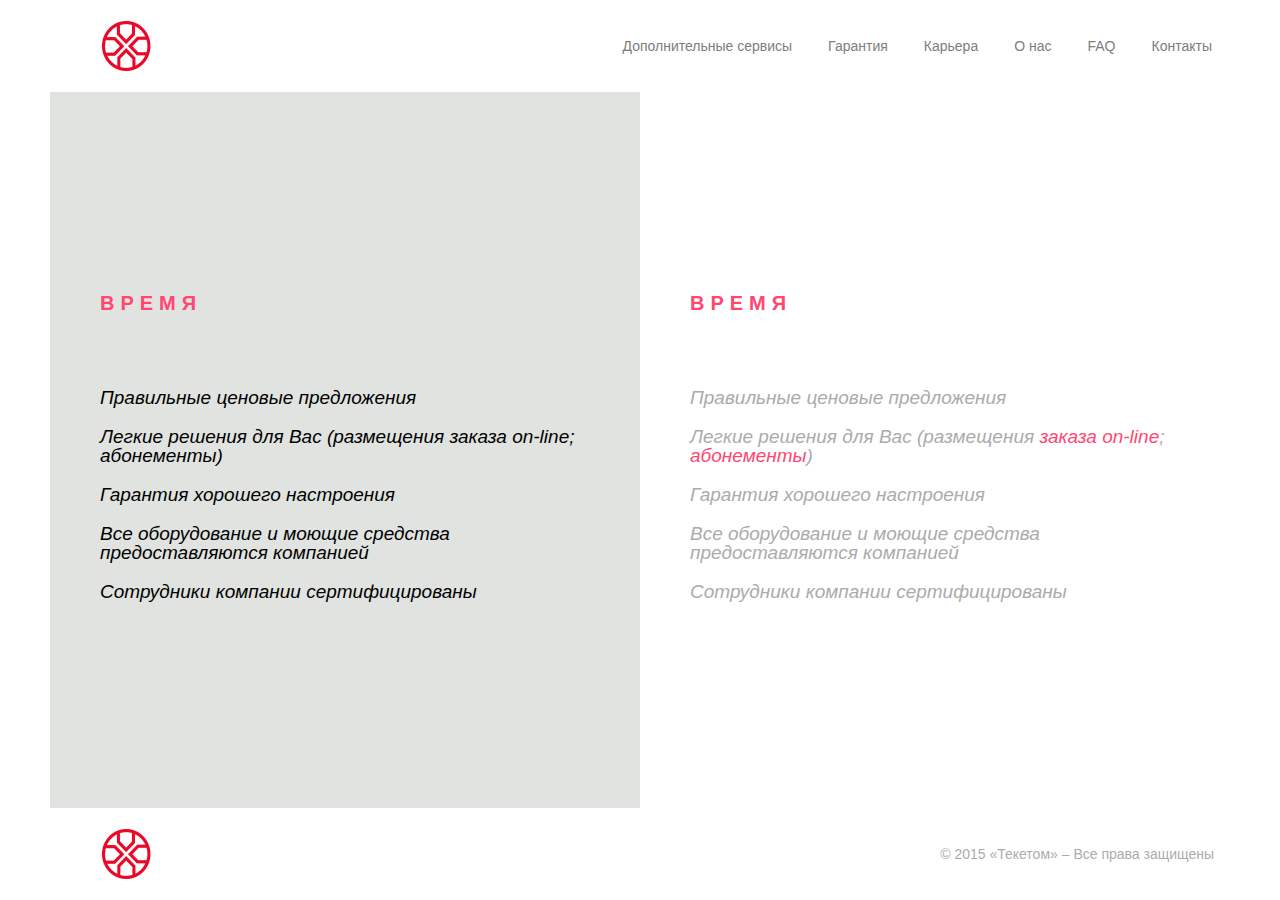
<file: skillpoint/index.html>
<!DOCTYPE html>
<html lang="en">

<head>
    <meta charset="UTF-8">
    <meta http-equiv="X-UA-Compatible" content="IE=edge">
    <meta name="viewport" content="width=device-width, initial-scale=1.0">
    <title>Интернет магазин</title>
    <link rel="stylesheet" href="css/style.css">
</head>

<body>
    <div class="root">
        <header class="header">
            <div class="header__container container">
                <div class="header__body">
                    <div class="header__logo" itemscope itemtype="http://schema.org/Organization">
                        <a itemprop="url" href="#"><img itemprop="logo" src="./img/logo.png" alt="logo"/></a>
                    </div>
                    <div class="header__menu menu">
                        <nav class="menu__top" itemscope="" itemtype="http://schema.org/SiteNavigationElement">
                            <ul class="menu__list" itemprop="about" itemscope="" itemtype="http://schema.org/ItemList">
                                <li class="menu__item" itemprop="itemListElement" itemscope="" itemtype="http://schema.org/ItemList"><a href="#" class="menu__link" itemprop="url">Дополнительные сервисы</a><meta itemprop="name" content="Дополнительные сервисы" /></li>
                                <li class="menu__item" itemprop="itemListElement" itemscope="" itemtype="http://schema.org/ItemList"><a href="#" class="menu__link" itemprop="url">Гарантия</a><meta itemprop="name" content="Гарантия" /></li>
                                <li class="menu__item" itemprop="itemListElement" itemscope="" itemtype="http://schema.org/ItemList">
                                    <a href="#" itemprop="url">Карьера</a>
                                    <meta itemprop="name" content="Карьера" />
                                    <ul class="menu__submenu submenu" itemprop="itemListElement" itemscope="" itemtype="http://schema.org/ItemList">
                                        <li class="submenu__item" itemprop="itemListElement" itemscope="" itemtype="http://schema.org/ItemList"><a href="#" class="submenu__link" itemprop="url">Пункт 1</a><meta itemprop="name" content="Пункт 1" /></li>
                                        <li class="submenu__item" itemprop="itemListElement" itemscope="" itemtype="http://schema.org/ItemList"><a href="#" class="submenu__link" itemprop="url">Пункт 2</a><meta itemprop="name" content="Пункт 2" /></li>
                                        <li class="submenu__item" itemprop="itemListElement" itemscope="" itemtype="http://schema.org/ItemList"><a href="#" class="submenu__link" itemprop="url">Пункт 3</a><meta itemprop="name" content="Пункт 3" /></li>
                                        <li class="submenu__item" itemprop="itemListElement" itemscope="" itemtype="http://schema.org/ItemList"><a href="#" class="submenu__link" itemprop="url">Пункт 4</a><meta itemprop="name" content="Пункт 4" /></li>
                                    </ul>
                                </li>
                                <li class="menu__item" itemprop="itemListElement" itemscope="" itemtype="http://schema.org/ItemList"><a href="#" class="menu__link" itemprop="url">О нас</a><meta itemprop="name" content="О нас" /></li>
                                <li class="menu__item" itemprop="itemListElement" itemscope="" itemtype="http://schema.org/ItemList"><a href="#" class="menu__link" itemprop="url">FAQ</a><meta itemprop="name" content="FAQ" /></li>
                                <li class="menu__item" itemprop="itemListElement" itemscope="" itemtype="http://schema.org/ItemList"><a href="#" class="menu__link" itemprop="url">Контакты</a><meta itemprop="name" content="Контакты" /></li>
                            </ul>
                        </nav>
                    </div>
                </div>
            </div>
        </header>
            <main class="main">
                <div class="main__container container">
                    <div class="main__blocks block">
                        <div class="block__toggle block__toggle_active">
                            <div class="block__body">
                                <div class="block__name">
                                    Время
                                </div>
                                <ul class="block__description block__description_active">
                                    <li>Правильные ценовые предложения</li>
                                    <li>Легкие решения для Вас (размещения <span>заказа on-line</span>; <span>абонементы</span>) </li>
                                    <li>Гарантия хорошего настроения </li>
                                    <li>Все оборудование и моющие средства предоставляются компанией</li>
                                    <li>Сотрудники компании сертифицированы </li>
                                </ul>
                            </div>
                        </div>
                        <div class="block__toggle">
                            <div class="block__body">
                                <div class="block__name">
                                    Время
                                </div>
                                <ul class="block__description">
                                    <li>Правильные ценовые предложения</li>
                                    <li>Легкие решения для Вас (размещения <span>заказа on-line</span>; <span>абонементы</span>) </li>
                                    <li>Гарантия хорошего настроения </li>
                                    <li>Все оборудование и моющие средства предоставляются компанией</li>
                                    <li>Сотрудники компании сертифицированы </li>
                                </ul>
                            </div>
                        </div>
                    </div>
                </div>
            </main>
        <footer class="footer">
            <div class="footer__container container">
                <div class="footer__body">
                    <div class="footer__logo" itemscope itemtype="http://schema.org/Organization">
                        <a itemprop="url" href="#"><img itemprop="logo" src="./img/logo.png" alt="logo"/></a>
                    </div>
                    <div class="footer__info">
                        <span>© 2015 «Текетом» – Все права защищены</span>
                    </div>
                </div>
            </div>
        </footer>
    </div>
    <script src="js/main.js"></script>
</body>
</html>
</file>
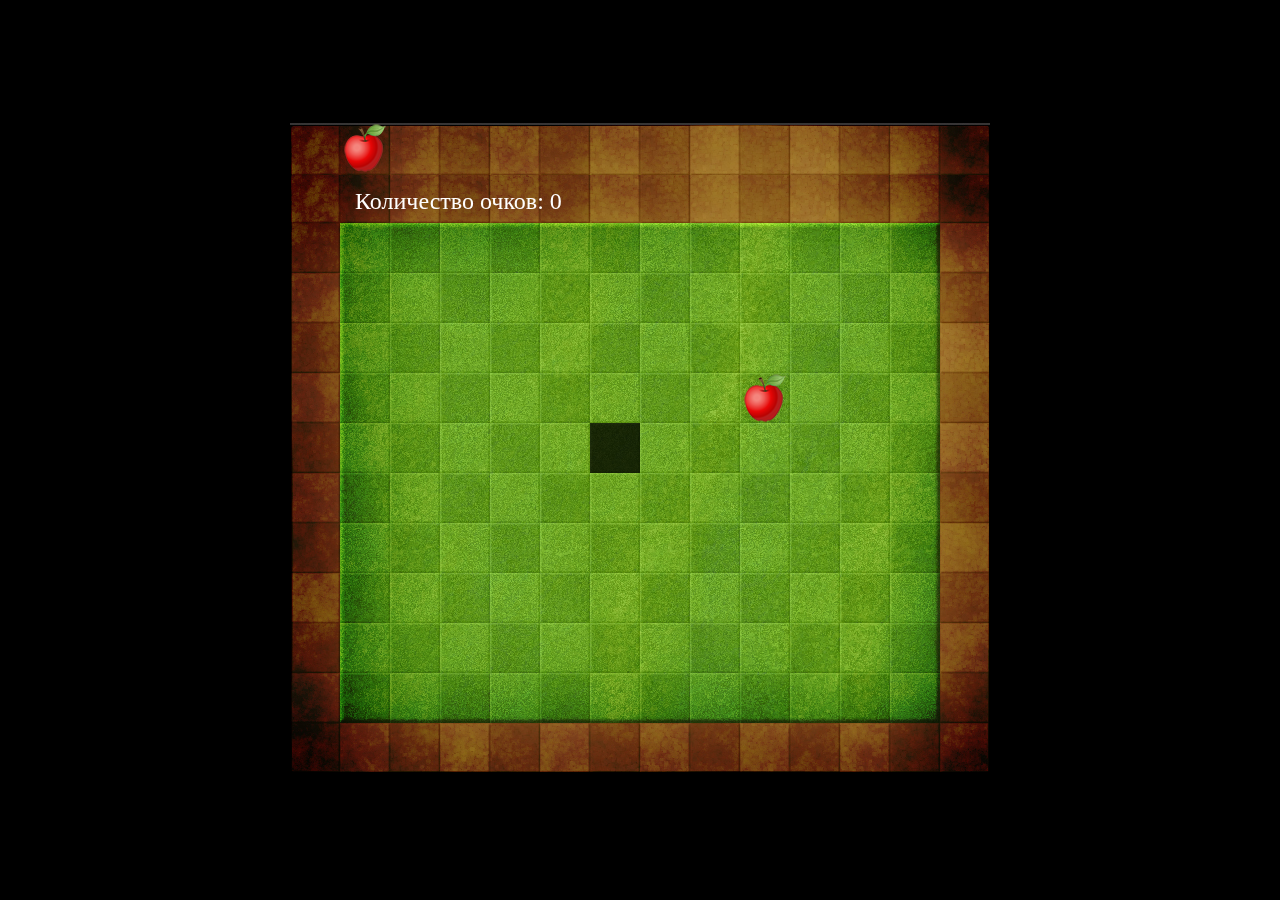
<file: snake/index.html>
<!DOCTYPE html>
<html lang="en">
<head>
	<meta charset="UTF-8">
	<meta name="viewport" content="width=device-width, initial-scale=1.0">
	<title>Document</title>
	<link rel="stylesheet" type="text/css" href="style.css">
</head>
<body>
	<div class = "canvas">
			<canvas width = "700" height = "650"></canvas>
			<div class = "score">Количество очков: <span>0</span></div>
	</div>
	<script src = "main.js"></script>
</body>
</html>
</file>
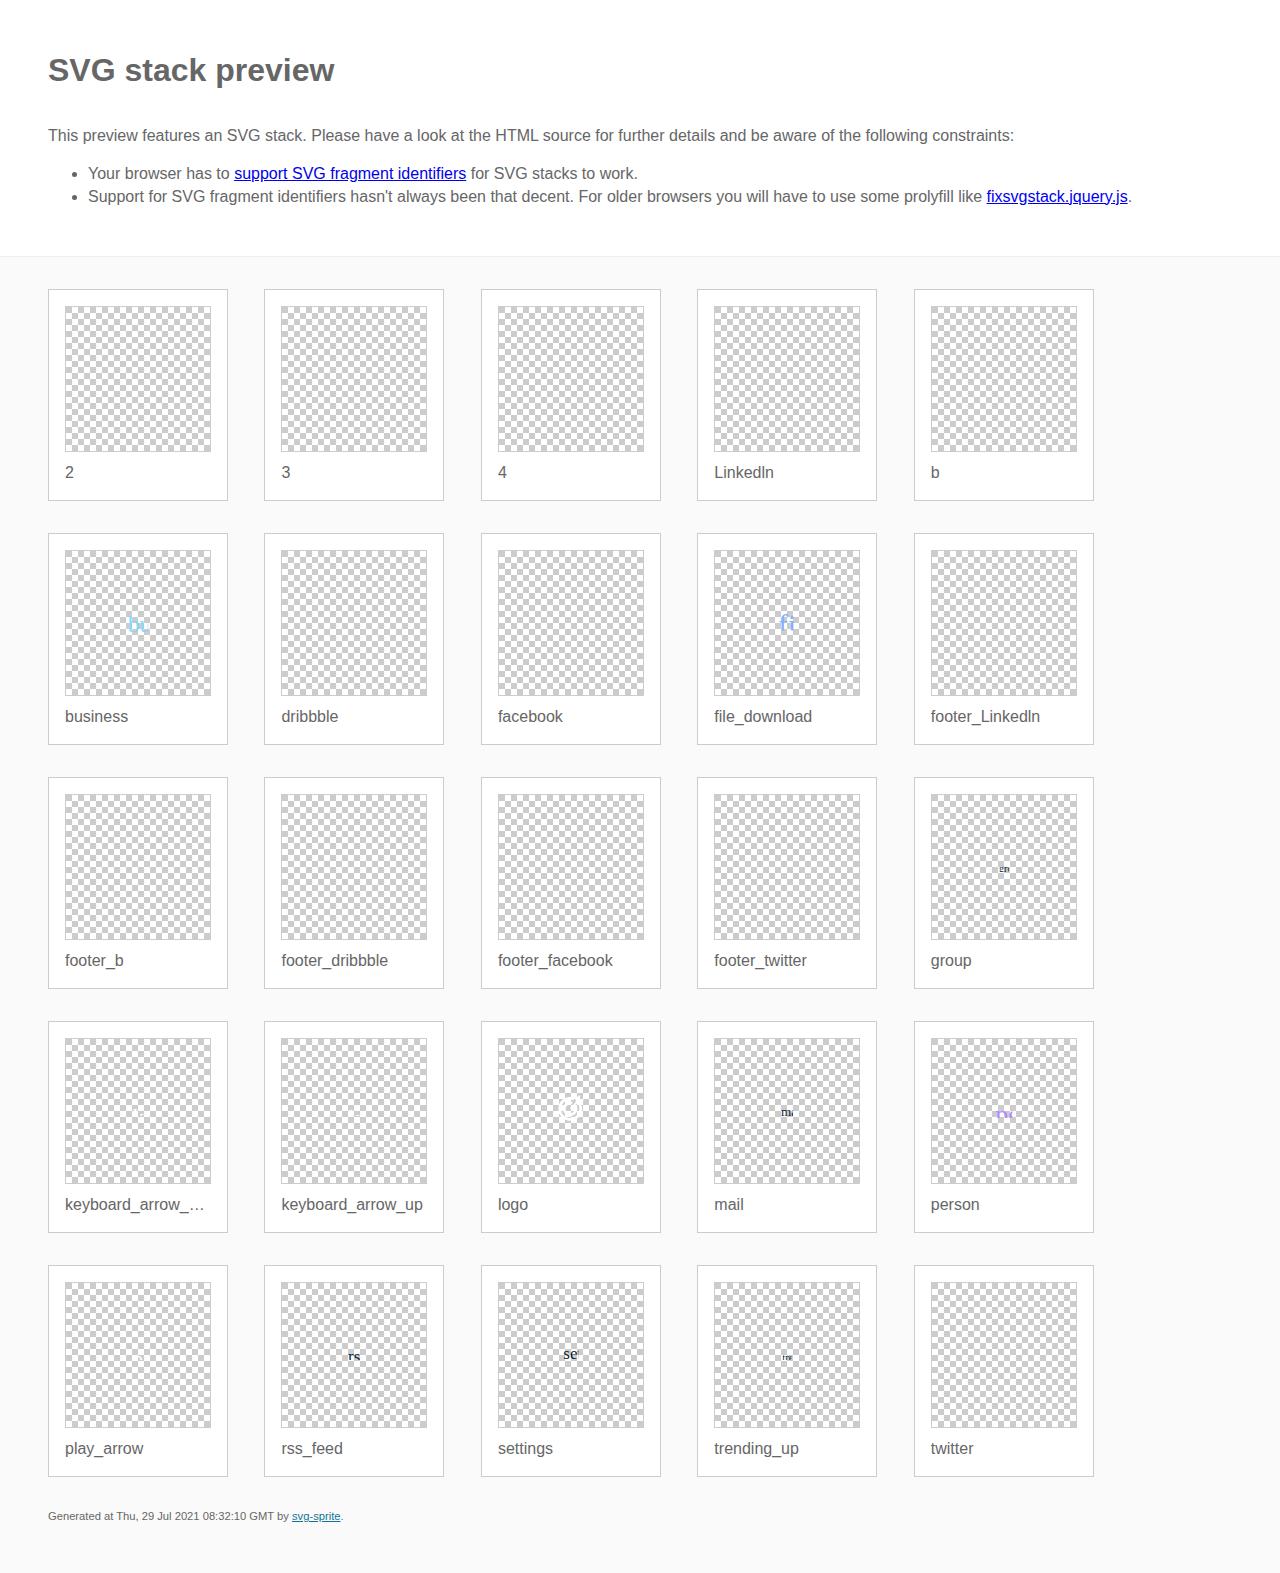
<file: dart/img/stack/sprite.stack.html>
<!DOCTYPE html>
<html lang="en" xmlns="http://www.w3.org/1999/xhtml">
	<head>
		<meta charset="utf-8"/>
		<meta http-equiv="X-UA-Compatible" content="IE=Edge"/>
		<title>SVG stack preview | svg-sprite</title>
		<style>@charset "UTF-8";body{padding:0;margin:0;color:#666;background:#fafafa;font-family:Arial,Helvetica,sans-serif;font-size:1em;line-height:1.4}header{display:block;padding:3em 3em 2em 3em;background-color:#fff}header p{margin:2em 0 0 0}section{border-top:1px solid #eee;padding:2em 3em 0 3em}section ul{margin:0;padding:0}section li{display:inline;display:inline-block;background-color:#fff;position:relative;margin:0 2em 2em 0;vertical-align:top;border:1px solid #ccc;padding:1em 1em 3em 1em;cursor:default}.icon-box{margin:0;width:144px;height:144px;position:relative;background:#ccc url("[data-uri]") top left repeat;border:1px solid #ccc;display:table-cell;vertical-align:middle;text-align:center}.icon{display:inline;display:inline-block}h1{margin-top:0}h2{margin:0;padding:0;font-size:1em;font-weight:normal;white-space:nowrap;overflow:hidden;text-overflow:ellipsis;position:absolute;left:1em;right:1em;bottom:1em}footer{display:block;margin:0;padding:0 3em 3em 3em}footer p{margin:0;font-size:.7em}footer a{color:#0f7595;margin-left:0}</style>
		
<!--
	
Sprite shape dimensions
====================================================================================================
You will need to set the sprite shape dimensions via CSS when you use them as stack SVGs, otherwise
they would become a huge 100% in size. You may use the following dimension classes for doing so.
They might well be outsourced to an external stylesheet of course.

-->

<style type="text/css">
	.svg-2-dims { width: 68px; height: 70px; }
	.svg-3-dims { width: 58px; height: 80px; }
	.svg-4-dims { width: 68px; height: 71px; }
	.svg-Linkedln-dims { width: 21px; height: 20px; }
	.svg-b-dims { width: 18px; height: 12px; }
	.svg-business-dims { width: 26px; height: 24px; }
	.svg-dribbble-dims { width: 18px; height: 18px; }
	.svg-facebook-dims { width: 10px; height: 18px; }
	.svg-file_download-dims { width: 18px; height: 22px; }
	.svg-footer_Linkedln-dims { width: 19px; height: 18px; }
	.svg-footer_b-dims { width: 24px; height: 16px; }
	.svg-footer_dribbble-dims { width: 19px; height: 18px; }
	.svg-footer_facebook-dims { width: 19px; height: 18px; }
	.svg-footer_twitter-dims { width: 17px; height: 16px; }
	.svg-group-dims { width: 20px; height: 12px; }
	.svg-keyboard_arrow_down-dims { width: 23px; height: 15px; }
	.svg-keyboard_arrow_up-dims { width: 23px; height: 14px; }
	.svg-logo-dims { width: 30px; height: 30px; }
	.svg-mail-dims { width: 18px; height: 14px; }
	.svg-person-dims { width: 20px; height: 20px; }
	.svg-play_arrow-dims { width: 10px; height: 12px; }
	.svg-rss_feed-dims { width: 14px; height: 14px; }
	.svg-settings-dims { width: 18px; height: 18px; }
	.svg-trending_up-dims { width: 18px; height: 11px; }
	.svg-twitter-dims { width: 18px; height: 16px; }
</style>

<!--
====================================================================================================
-->

	</head>
	<body>
		<header>
			<h1>SVG stack preview</h1>
			<p>This preview features an SVG stack. Please have a look at the HTML source for further details and be aware of the following constraints:</p>
			<ul>
				<li>Your browser has to <a href="http://caniuse.com/#feat=svg-fragment" target="_blank">support SVG fragment identifiers</a> for SVG stacks to work.</li>
				<li>Support for SVG fragment identifiers hasn't always been that decent. For older browsers you will have to use some prolyfill like <a href="https://github.com/preciousforever/SVG-Stacker/blob/master/fixsvgstack.jquery.js" target="_blank">fixsvgstack.jquery.js</a>.</li>
			</ul>
		</header>
		<section>
			
<!--
	
SVG stack
====================================================================================================
These SVG images make use of fragment identifiers (IDs) to reference certain portions of the
external sprite. By default, all shapes inside the sprite are hidden by CSS. The `:target` pseudo
selector is used to show the very shape that is referenced by the fragment identifier.  

-->

			<ul>
				
				<li title="2">
					<div class="icon-box">
						
						<!-- 2 -->
						<img src="../icons/icons.svg#2" class="svg-2-dims" alt="2"/>
						
					</div>
					<h2>2</h2>
				</li>
				<li title="3">
					<div class="icon-box">
						
						<!-- 3 -->
						<img src="../icons/icons.svg#3" class="svg-3-dims" alt="3"/>
						
					</div>
					<h2>3</h2>
				</li>
				<li title="4">
					<div class="icon-box">
						
						<!-- 4 -->
						<img src="../icons/icons.svg#4" class="svg-4-dims" alt="4"/>
						
					</div>
					<h2>4</h2>
				</li>
				<li title="Linkedln">
					<div class="icon-box">
						
						<!-- Linkedln -->
						<img src="../icons/icons.svg#Linkedln" class="svg-Linkedln-dims" alt="Linkedln"/>
						
					</div>
					<h2>Linkedln</h2>
				</li>
				<li title="b">
					<div class="icon-box">
						
						<!-- b -->
						<img src="../icons/icons.svg#b" class="svg-b-dims" alt="b"/>
						
					</div>
					<h2>b</h2>
				</li>
				<li title="business">
					<div class="icon-box">
						
						<!-- business -->
						<img src="../icons/icons.svg#business" class="svg-business-dims" alt="business"/>
						
					</div>
					<h2>business</h2>
				</li>
				<li title="dribbble">
					<div class="icon-box">
						
						<!-- dribbble -->
						<img src="../icons/icons.svg#dribbble" class="svg-dribbble-dims" alt="dribbble"/>
						
					</div>
					<h2>dribbble</h2>
				</li>
				<li title="facebook">
					<div class="icon-box">
						
						<!-- facebook -->
						<img src="../icons/icons.svg#facebook" class="svg-facebook-dims" alt="facebook"/>
						
					</div>
					<h2>facebook</h2>
				</li>
				<li title="file_download">
					<div class="icon-box">
						
						<!-- file_download -->
						<img src="../icons/icons.svg#file_download" class="svg-file_download-dims" alt="file_download"/>
						
					</div>
					<h2>file_download</h2>
				</li>
				<li title="footer_Linkedln">
					<div class="icon-box">
						
						<!-- footer_Linkedln -->
						<img src="../icons/icons.svg#footer_Linkedln" class="svg-footer_Linkedln-dims" alt="footer_Linkedln"/>
						
					</div>
					<h2>footer_Linkedln</h2>
				</li>
				<li title="footer_b">
					<div class="icon-box">
						
						<!-- footer_b -->
						<img src="../icons/icons.svg#footer_b" class="svg-footer_b-dims" alt="footer_b"/>
						
					</div>
					<h2>footer_b</h2>
				</li>
				<li title="footer_dribbble">
					<div class="icon-box">
						
						<!-- footer_dribbble -->
						<img src="../icons/icons.svg#footer_dribbble" class="svg-footer_dribbble-dims" alt="footer_dribbble"/>
						
					</div>
					<h2>footer_dribbble</h2>
				</li>
				<li title="footer_facebook">
					<div class="icon-box">
						
						<!-- footer_facebook -->
						<img src="../icons/icons.svg#footer_facebook" class="svg-footer_facebook-dims" alt="footer_facebook"/>
						
					</div>
					<h2>footer_facebook</h2>
				</li>
				<li title="footer_twitter">
					<div class="icon-box">
						
						<!-- footer_twitter -->
						<img src="../icons/icons.svg#footer_twitter" class="svg-footer_twitter-dims" alt="footer_twitter"/>
						
					</div>
					<h2>footer_twitter</h2>
				</li>
				<li title="group">
					<div class="icon-box">
						
						<!-- group -->
						<img src="../icons/icons.svg#group" class="svg-group-dims" alt="group"/>
						
					</div>
					<h2>group</h2>
				</li>
				<li title="keyboard_arrow_down">
					<div class="icon-box">
						
						<!-- keyboard_arrow_down -->
						<img src="../icons/icons.svg#keyboard_arrow_down" class="svg-keyboard_arrow_down-dims" alt="keyboard_arrow_down"/>
						
					</div>
					<h2>keyboard_arrow_down</h2>
				</li>
				<li title="keyboard_arrow_up">
					<div class="icon-box">
						
						<!-- keyboard_arrow_up -->
						<img src="../icons/icons.svg#keyboard_arrow_up" class="svg-keyboard_arrow_up-dims" alt="keyboard_arrow_up"/>
						
					</div>
					<h2>keyboard_arrow_up</h2>
				</li>
				<li title="logo">
					<div class="icon-box">
						
						<!-- logo -->
						<img src="../icons/icons.svg#logo" class="svg-logo-dims" alt="logo"/>
						
					</div>
					<h2>logo</h2>
				</li>
				<li title="mail">
					<div class="icon-box">
						
						<!-- mail -->
						<img src="../icons/icons.svg#mail" class="svg-mail-dims" alt="mail"/>
						
					</div>
					<h2>mail</h2>
				</li>
				<li title="person">
					<div class="icon-box">
						
						<!-- person -->
						<img src="../icons/icons.svg#person" class="svg-person-dims" alt="person"/>
						
					</div>
					<h2>person</h2>
				</li>
				<li title="play_arrow">
					<div class="icon-box">
						
						<!-- play_arrow -->
						<img src="../icons/icons.svg#play_arrow" class="svg-play_arrow-dims" alt="play_arrow"/>
						
					</div>
					<h2>play_arrow</h2>
				</li>
				<li title="rss_feed">
					<div class="icon-box">
						
						<!-- rss_feed -->
						<img src="../icons/icons.svg#rss_feed" class="svg-rss_feed-dims" alt="rss_feed"/>
						
					</div>
					<h2>rss_feed</h2>
				</li>
				<li title="settings">
					<div class="icon-box">
						
						<!-- settings -->
						<img src="../icons/icons.svg#settings" class="svg-settings-dims" alt="settings"/>
						
					</div>
					<h2>settings</h2>
				</li>
				<li title="trending_up">
					<div class="icon-box">
						
						<!-- trending_up -->
						<img src="../icons/icons.svg#trending_up" class="svg-trending_up-dims" alt="trending_up"/>
						
					</div>
					<h2>trending_up</h2>
				</li>
				<li title="twitter">
					<div class="icon-box">
						
						<!-- twitter -->
						<img src="../icons/icons.svg#twitter" class="svg-twitter-dims" alt="twitter"/>
						
					</div>
					<h2>twitter</h2>
				</li>
			</ul>

<!--
====================================================================================================
-->

		</section>
		<footer>
			<p>Generated at Thu, 29 Jul 2021 08:32:10 GMT by <a href="https://github.com/jkphl/svg-sprite" target="_blank">svg-sprite</a>.</p>
		</footer>
	</body>
</html>
</file>
<file: bicycle/css/style.css>
@charset "UTF-8";
/*********************************<ШРИФТЫ>**********************/
@font-face {
  font-family: "Lato";
  /* Имя шрифта */
  src: url("../fonts/Lato-Regular.ttf");
  /* Путь к файлу со шрифтом */
  font-weight: 400;
  font-style: normal;
}
@font-face {
  font-family: "Lato";
  /* Имя шрифта */
  src: url("../fonts/Lato-Bold.ttf");
  /* Путь к файлу со шрифтом */
  font-weight: 700;
  font-style: normal;
}
/********************************</ШРИФТЫ>**********************/
/*******************************<ПЕРЕМЕННЫЕ>********************/
/*******************************</ПЕРЕМЕННЫЕ>*******************/
/**********************<ОБНУЛЕНИЕ + ОБЩИЕ ПАРАМЕТРЫ>*************/
* {
  padding: 0px;
  margin: 0px;
  border: 0px;
}

*, *:before, *:after {
  -webkit-box-sizing: border-box;
  box-sizing: border-box;
}

:focus, :active {
  outline: none;
}

a:focus, a:active {
  outline: none;
}

aside, nav, footer, header, section {
  display: block;
}

html, body {
  height: 100%;
  min-width: 320px;
}

body {
  line-height: 1;
  font-size: 14px;
  font-family: "Lato";
  -ms-text-size-adjust: 100%;
  -moz-text-size-adjust: 100%;
  -webkit-text-size-adjust: 100%;
}

input, button, textarea {
  font-family: "Lato";
}

input::-ms-clear {
  display: none;
}

button {
  cursor: pointer;
}

button::-moz-focus-inner {
  padding: 0;
  border: 0;
}

a, a:visited {
  text-decoration: none;
}

a:hover {
  text-decoration: none;
}

ul li {
  list-style: none;
}

img {
  vertical-align: top;
}

h1, h2, h3, h4, h5, h6 {
  font-weight: inherit;
  font-size: inherit;
}

/**********************</ОБНУЛЕНИЕ + ОБЩИЕ ПАРАМЕТРЫ>************/
body {
  font-family: "Lato";
}

body.lock {
  overflow: hidden;
}

.bg {
  width: 100%;
  background-size: cover;
  background-repeat: no-repeat;
  background-position: center;
}

.bg img {
  display: none;
}

/*********************</ОБНУЛЕНИЕ, ОБЩИЕ ПАРАМЕТРЫ>*********************/
.wrapper {
  overflow: hidden;
  min-height: 100%;
  width: 100%;
}

.main {
  min-height: 100vh;
  width: 100%;
  display: -webkit-box;
  display: -ms-flexbox;
  display: flex;
  font-size: 0;
  flex-direction: column;
  -webkit-box-orient: vertical;
  -webkit-box-direction: normal;
  -ms-flex-direction: column;
}

.container {
  max-width: 1130px;
  padding: 0px 15px;
  margin: 0px auto;
}

.header {
  position: absolute;
  width: 100%;
  z-index: 1;
}
.header__row {
  display: -webkit-box;
  display: -ms-flexbox;
  display: flex;
  font-size: 0;
  -webkit-box-pack: center;
  -ms-flex-pack: center;
  justify-content: center;
  -webkit-box-align: center;
  -ms-flex-align: center;
  align-items: center;
  height: 85px;
}
.header__logo {
  position: absolute;
  top: 15px;
}
.header__burger {
  position: absolute;
  width: 30px;
  height: 20px;
  top: 10px;
  right: 20px;
  display: none;
}
.header__burger span {
  position: absolute;
  left: 0;
  top: 9px;
  width: 100%;
  height: 2px;
  background-color: #000;
  -webkit-transition: all 0.5s ease 0s;
  transition: all 0.5s ease 0s;
}
.header__burger:before, .header__burger:after {
  content: "";
  position: absolute;
  left: 0;
  width: 100%;
  height: 2px;
  background-color: #000;
  -webkit-transition: all 0.3s ease 0s;
  transition: all 0.3s ease 0s;
}
.header__burger:before {
  top: 0;
}
.header__burger:after {
  bottom: 0;
}
.header__burger.active span {
  display: none;
  -webkit-transition: all 0.5s ease 0s;
  transition: all 0.5s ease 0s;
}
.header__burger.active:before {
  -webkit-transform: rotate(45deg);
          transform: rotate(45deg);
  top: 9px;
  -webkit-transition: all 0.3s ease 0s;
  transition: all 0.3s ease 0s;
  background-color: #fff;
}
.header__burger.active:after {
  -webkit-transform: rotate(-45deg);
          transform: rotate(-45deg);
  bottom: 9px;
  -webkit-transition: all 0.3s ease 0s;
  transition: all 0.3s ease 0s;
  background-color: #fff;
}
@media (max-width: 900px) {
  .header__burger {
    display: block;
  }
}

.menu__list {
  display: -webkit-box;
  display: -ms-flexbox;
  display: flex;
  font-size: 0;
  position: relative;
  font-size: 13px;
  text-transform: uppercase;
  z-index: 3;
}
.menu__list li {
  position: relative;
}
.menu__list li:nth-child(2) {
  padding: 0 110px 0 75px;
}
.menu__list li:nth-child(3) {
  padding: 0 75px 0 110px;
}
.menu__list li:nth-child(3):after {
  content: "";
  position: absolute;
  width: 3px;
  height: 3px;
  border-radius: 50%;
  background-color: #4d4959;
  top: 50%;
  margin-left: 15%;
}
.menu__list li:first-child:after {
  content: "";
  position: absolute;
  width: 3px;
  height: 3px;
  border-radius: 50%;
  background-color: #4d4959;
  top: 50%;
  margin-left: 50%;
}
@media (max-width: 900px) {
  .menu__list {
    flex-direction: column;
    -webkit-box-orient: vertical;
    -webkit-box-direction: normal;
    -ms-flex-direction: column;
  }
  .menu__list li {
    padding: 50px 0px;
  }
  .menu__list li:nth-child(2) {
    padding: 50px 0px;
  }
  .menu__list li:nth-child(3) {
    padding: 50px 0px;
  }
  .menu__list li a:link, .menu__list li a:visited {
    color: #fff;
    font-size: 1.3rem;
  }
  .menu__body {
    position: fixed;
    width: 100%;
    height: 100%;
    top: 0;
    left: 0;
    overflow: auto;
    text-align: center;
    padding: 100px 0;
    background-color: #4d4959;
    opacity: 0;
    visibility: 0;
    -webkit-transform: translate3d(-100%, -100%, 0);
            transform: translate3d(-100%, -100%, 0);
    -webkit-transition: all 0.5s ease 0s;
    transition: all 0.5s ease 0s;
  }
  .menu__body.active {
    opacity: 1;
    visibility: 1;
    -webkit-transform: translate3d(0, 0, 0);
            transform: translate3d(0, 0, 0);
    -webkit-transition: all 0.5s ease 0s;
    transition: all 0.5s ease 0s;
  }
}

.full-screen {
  min-height: 100vh;
  width: 100%;
}
.full-screen__img {
  height: 100vh;
  width: 100%;
}
.full-screen img {
  display: none;
}

.footer {
  padding: 50px 0;
  background-color: #f7f7f7;
}
.footer__body {
  display: -webkit-box;
  display: -ms-flexbox;
  display: flex;
  font-size: 0;
  -webkit-box-pack: center;
      -ms-flex-pack: center;
          justify-content: center;
  -webkit-box-align: center;
      -ms-flex-align: center;
          align-items: center;
}
@media (max-width: 800px) {
  .footer__body {
    flex-direction: column;
    -webkit-box-orient: vertical;
    -webkit-box-direction: normal;
    -ms-flex-direction: column;
  }
}
.footer__col {
  -webkit-box-flex: 0;
      -ms-flex: 0 1 33.333%;
          flex: 0 1 33.333%;
}
.footer__address {
  font-size: 0.9rem;
  color: #848789;
  line-height: 1.3;
}
.footer__address p:first-child {
  text-transform: uppercase;
  font-weight: bold;
}
.footer__address p:last-child {
  font-style: italic;
}
@media (max-width: 800px) {
  .footer__address {
    text-align: center;
    margin-bottom: 15px;
  }
}
.footer__social {
  display: -webkit-box;
  display: -ms-flexbox;
  display: flex;
  font-size: 0;
  -webkit-box-pack: center;
      -ms-flex-pack: center;
          justify-content: center;
  -webkit-box-align: center;
      -ms-flex-align: center;
          align-items: center;
}
.footer__facebook {
  margin: 0 10px;
}
.footer__copyright {
  display: -webkit-box;
  display: -ms-flexbox;
  display: flex;
  font-size: 0;
  -webkit-box-align: center;
  -ms-flex-align: center;
  align-items: center;
  -webkit-box-pack: end;
  -ms-flex-pack: end;
  justify-content: flex-end;
  font-size: 0.9rem;
  color: #848789;
  line-height: 2.5;
}
@media (max-width: 800px) {
  .footer__copyright {
    margin-top: 15px;
  }
}
.footer__copyright span {
  padding-right: 10px;
}

.generation__block {
  display: -webkit-box;
  display: -ms-flexbox;
  display: flex;
  font-size: 0;
  flex-direction: column;
  -webkit-box-orient: vertical;
  -webkit-box-direction: normal;
  -ms-flex-direction: column;
  -webkit-box-pack: center;
      -ms-flex-pack: center;
          justify-content: center;
  -webkit-box-align: center;
      -ms-flex-align: center;
          align-items: center;
  padding: 120px 0;
}

.block__icon {
  margin-bottom: 30px;
}
.block__title {
  margin-bottom: 30px;
  font-size: 1.15rem;
  letter-spacing: 5px;
}
.block__text {
  font-size: 1.15rem;
  font-weight: 400;
  line-height: 1.8rem;
  text-align: justify;
  color: #848789;
}

.block_boriosa .block__column {
  -webkit-box-ordinal-group: 1;
  -ms-flex-order: 1;
  order: 1;
}
.block_boriosa .block__column_b {
  -webkit-box-ordinal-group: 2;
  -ms-flex-order: 2;
  order: 2;
}
.block__row {
  display: -webkit-box;
  display: -ms-flexbox;
  display: flex;
  font-size: 0;
}
.block__row_nw {
  display: -webkit-box;
  display: -ms-flexbox;
  display: flex;
  font-size: 0;
  -ms-flex-wrap: nowrap;
      flex-wrap: nowrap;
}
.block__row_w {
  display: -webkit-box;
  display: -ms-flexbox;
  display: flex;
  font-size: 0;
  flex-direction: column;
  -webkit-box-orient: vertical;
  -webkit-box-direction: normal;
  -ms-flex-direction: column;
}
.block__row_w .row-column {
  -webkit-box-flex: 0;
      -ms-flex: 0 1 50%;
          flex: 0 1 50%;
}
.block__column {
  -webkit-box-flex: 0;
      -ms-flex: 0 1 33.333%;
          flex: 0 1 33.333%;
}
.block__column_md {
  -webkit-box-flex: 0;
      -ms-flex: 0 1 50%;
          flex: 0 1 50%;
}
.block__column_md .link {
  padding: 100% 0;
}
.block__column_b {
  -webkit-box-flex: 0;
      -ms-flex: 0 1 66.667%;
          flex: 0 1 66.667%;
}
.block__icon {
  text-align: center;
}
.block__about {
  padding: 65px;
  position: relative;
}
.block__about:after {
  content: "";
  position: absolute;
  border-left: 10px solid transparent;
  border-right: 10px solid transparent;
  border-top: 10px solid #fff;
  left: 50%;
  bottom: -10px;
}
.block__title {
  text-align: center;
}
.block__text {
  text-align: justify;
}
.block__img {
  padding-bottom: 38%;
}
@media (max-width: 980px) {
  .block__row {
    flex-direction: column;
    -webkit-box-orient: vertical;
    -webkit-box-direction: normal;
    -ms-flex-direction: column;
  }
}

.link {
  display: block;
  width: 100%;
  height: 100%;
  position: relative;
}
.link__logo {
  position: absolute;
  display: -webkit-box;
  display: -ms-flexbox;
  display: flex;
  font-size: 0;
  flex-direction: column;
  -webkit-box-orient: vertical;
  -webkit-box-direction: normal;
  -ms-flex-direction: column;
  -webkit-box-pack: center;
      -ms-flex-pack: center;
          justify-content: center;
  -webkit-box-align: center;
      -ms-flex-align: center;
          align-items: center;
  width: 100%;
  height: 100%;
  top: 0;
  left: 0;
  background-color: rgba(100, 194, 158, 0.5);
  font-size: 1rem;
  color: #fff;
  z-index: 2;
  opacity: 0;
  visibility: 0;
}
.link__logo:hover {
  opacity: 1;
  visibility: 1;
}
.link__img {
  position: absolute;
  width: 100%;
  height: 100%;
  top: 0;
  left: 0;
}
@media (max-width: 980px) {
  .link {
    height: auto;
    padding-bottom: 70%;
  }
}

.slider {
  padding: 120px 0 60px;
}
.slider__body {
  text-align: center;
}
.slider__icon {
  margin-bottom: 15px;
}
.slider__title {
  font-size: 1.2rem;
  margin-bottom: 15px;
}
.slider__text {
  font-size: 1rem;
  font-style: italic;
  color: #848789;
  line-height: 1.5;
}

.gallery__row {
  display: -webkit-box;
  display: -ms-flexbox;
  display: flex;
  font-size: 0;
}
@media (max-width: 800px) {
  .gallery__row {
    flex-direction: column;
    -webkit-box-orient: vertical;
    -webkit-box-direction: normal;
    -ms-flex-direction: column;
  }
}
.gallery__column {
  -webkit-box-flex: 0;
      -ms-flex: 0 1 33.333%;
          flex: 0 1 33.333%;
}
.gallery__body_c {
  height: 100%;
  display: -webkit-box;
  display: -ms-flexbox;
  display: flex;
  font-size: 0;
  flex-direction: column;
  -webkit-box-orient: vertical;
  -webkit-box-direction: normal;
  -ms-flex-direction: column;
  -webkit-box-pack: center;
      -ms-flex-pack: center;
          justify-content: center;
  -webkit-box-align: center;
      -ms-flex-align: center;
          align-items: center;
}
.gallery__body_r {
  height: 100%;
  display: -webkit-box;
  display: -ms-flexbox;
  display: flex;
  font-size: 0;
  -ms-flex-wrap: nowrap;
      flex-wrap: nowrap;
  -webkit-box-pack: center;
      -ms-flex-pack: center;
          justify-content: center;
  -webkit-box-align: center;
      -ms-flex-align: center;
          align-items: center;
}
.gallery__item {
  width: 100%;
  -webkit-box-flex: 0;
      -ms-flex: 0 1 50%;
          flex: 0 1 50%;
}
.gallery__item_r {
  height: 100%;
  -webkit-box-flex: 0;
      -ms-flex: 0 1 50%;
          flex: 0 1 50%;
}
.gallery__block {
  height: 100%;
  display: -webkit-box;
  display: -ms-flexbox;
  display: flex;
  font-size: 0;
  -ms-flex-wrap: nowrap;
      flex-wrap: nowrap;
  -webkit-box-align: stretch;
      -ms-flex-align: stretch;
          align-items: stretch;
}
.gallery__pic {
  height: 100%;
  -webkit-box-flex: 0;
      -ms-flex: 0 1 50%;
          flex: 0 1 50%;
}
.gallery__link_m {
  height: 100%;
  padding-bottom: 200%;
}
@media (max-width: 800px) {
  .gallery__link_b {
    padding-bottom: 30%;
  }
  .gallery__link_m {
    padding-bottom: 100%;
  }
}
.gallery__bottom {
  padding: 75px 0;
  background-color: #282f35;
  text-align: center;
}
.gallery__bottom .bottom-link {
  color: #fff;
  font-size: 1rem;
  text-transform: uppercase;
  border: 1px solid #fff;
  padding: 15px 40px;
}

.subscribe {
  padding: 100px 0;
}
.subscribe__body {
  max-width: 800px;
  margin: 0 auto;
  display: -webkit-box;
  display: -ms-flexbox;
  display: flex;
  font-size: 0;
  flex-direction: column;
  -webkit-box-orient: vertical;
  -webkit-box-direction: normal;
  -ms-flex-direction: column;
  -webkit-box-pack: center;
      -ms-flex-pack: center;
          justify-content: center;
  -webkit-box-align: center;
      -ms-flex-align: center;
          align-items: center;
}
.subscribe__logo {
  margin-bottom: 25px;
}

.subcsribe__title {
  font-size: 1.2rem;
  font-style: italic;
  color: #848789;
  margin-bottom: 25px;
}
.subcsribe__input {
  border: 1px solid #d3d7d9;
  height: 48px;
  padding: 0 55px;
  margin-right: 5px;
  line-height: 38px;
}
@media (max-width: 800px) {
  .subcsribe__input {
    display: block;
    margin-bottom: 5px;
  }
}
.subcsribe__input::-webkit-input-placeholder {
  font-size: 1rem;
  font-style: italic;
  color: #929292;
}
.subcsribe__input:-moz-placeholder {
  font-size: 1rem;
  font-style: italic;
  color: #929292;
}
.subcsribe__input::-moz-placeholder {
  font-size: 1rem;
  font-style: italic;
  color: #929292;
}
.subcsribe__input:-ms-input-placeholder {
  font-size: 1rem;
  font-style: italic;
  color: #929292;
}
.subcsribe__button {
  background-color: #64c29e;
  outline: 1px solid #64c29e;
  border-radius: 0;
  color: #fff;
  height: 48px;
  padding: 0 25px;
  line-height: 38px;
}
@media (max-width: 800px) {
  .subcsribe__button {
    display: block;
    width: 98%;
  }
}
</file>
<file: calendar/static/css/main.0a72afe0.css>
*{box-sizing:border-box;padding:0}*,body{margin:0}body{-webkit-font-smoothing:antialiased;-moz-osx-font-smoothing:grayscale;font-family:-apple-system,BlinkMacSystemFont,Open San,Segoe UI,Roboto,Oxygen,Ubuntu,Cantarell,Fira Sans,Droid Sans,Helvetica Neue,sans-serif;height:100%;width:100%}code{font-family:source-code-pro,Menlo,Monaco,Consolas,Courier New,monospace}#root{height:100%;width:100%}.App{text-align:center}.App-logo{height:40vmin;pointer-events:none}@media (prefers-reduced-motion:no-preference){.App-logo{-webkit-animation:App-logo-spin 20s linear infinite;animation:App-logo-spin 20s linear infinite}}.App-header{align-items:center;background-color:#282c34;color:#fff;display:flex;flex-direction:column;font-size:calc(10px + 2vmin);justify-content:center;min-height:100vh}.App-link{color:#61dafb}@-webkit-keyframes App-logo-spin{0%{-webkit-transform:rotate(0deg);transform:rotate(0deg)}to{-webkit-transform:rotate(1turn);transform:rotate(1turn)}}@keyframes App-logo-spin{0%{-webkit-transform:rotate(0deg);transform:rotate(0deg)}to{-webkit-transform:rotate(1turn);transform:rotate(1turn)}}
/*# sourceMappingURL=main.0a72afe0.css.map*/
</file>
<file: cats/css/style.css>
@charset "UTF-8";

@font-face {
  font-family: "Exo";
  src: url("../fonts/Exo.woff") format("woff");
  font-style: normal;
  font-weight: 400;
}

@font-face {
  font-family: "Trebushet";
  src: url("../fonts/trebuchetms.woff") format("woff");
  font-style: normal;
}

/*Обнуление*/

* {
  padding: 0;
  margin: 0;
  border: 0;
}

*,
*:before,
*:after {
  -webkit-box-sizing: border-box;
  box-sizing: border-box;
}

:focus,
:active {
  outline: none;
}

a:focus,
a:active {
  outline: none;
}

nav,
footer,
header,
aside {
  display: block;
}

html,
body {
  font-size: 100%;
  line-height: 1;
  font-size: 14px;
  font-family: "Exo";
  -ms-text-size-adjust: 100%;
  -moz-text-size-adjust: 100%;
  -webkit-text-size-adjust: 100%;
}

body {
  background: #fff;
  min-height: 100vh;
  width: 100%;
  background: url("../img/bg.png") repeat;
}

input,
button,
textarea {
  font-family: inherit;
}

input::-ms-clear {
  display: none;
}

button {
  cursor: pointer;
}

button::-moz-focus-inner {
  padding: 0;
  border: 0;
}

a,
a:visited {
  text-decoration: none;
}

a:hover {
  text-decoration: none;
}

ul li {
  list-style: none;
}

img {
  vertical-align: top;
}

h1,
h2,
h3,
h4,
h5,
h6 {
  font-size: inherit;
  font-weight: 400;
}

/*--------------------*/

h1 {
  color: #fff;
  font-size: 36px;
  margin-bottom: 24px;
  text-align: center;
}

.main {
  width: 100%;
  display: -webkit-box;
  display: -ms-flexbox;
  display: flex;
  -webkit-box-pack: center;
      -ms-flex-pack: center;
          justify-content: center;
  -webkit-box-align: center;
      -ms-flex-align: center;
          align-items: center;
}

.main__body {
  display: -webkit-box;
  display: -ms-flexbox;
  display: flex;
  -webkit-box-pack: center;
      -ms-flex-pack: center;
          justify-content: center;
  -webkit-box-align: center;
      -ms-flex-align: center;
          align-items: center;
  -webkit-box-orient: vertical;
  -webkit-box-direction: normal;
      -ms-flex-direction: column;
          flex-direction: column;
  padding: 20px;
}

.products {
  display: -webkit-box;
  display: -ms-flexbox;
  display: flex;
  width: 100%;
  height: 100%;
  margin: 0 auto;
  -ms-flex-wrap: wrap;
      flex-wrap: wrap;
  -webkit-box-pack: center;
      -ms-flex-pack: center;
          justify-content: center;
  -webkit-box-align: center;
      -ms-flex-align: center;
          align-items: center;
  margin: 0 -40px;
}

.products__card {
  min-width: 320px;
  margin: 0 40px;
  cursor: pointer;
  height: 100%;
  margin-bottom: 15px;
  position: relative;
}

.products__card_n {
  pointer-events: none;
  opacity: 0.8;
}

.product__wrapper,
.product__nonstock {
  border-radius: 12px;
  padding: 6px 6px;
  overflow: hidden;
  margin-bottom: 14px;
  height: 100%;
  position: relative;
}

.product__wrapper {
  background: -o-linear-gradient(315deg, transparent 15px, #1698D9 0) top left;
  background: linear-gradient(135deg, transparent 15px, #1698D9 0) top left;
}

.product__nonstock {
  background: -o-linear-gradient(315deg, transparent 15px, rgb(202, 202, 202) 0) top left;
  background: linear-gradient(135deg, transparent 15px, rgb(202, 202, 202) 0) top left;
  cursor: not-allowed;
}

.product__active {
  background: -o-linear-gradient(315deg, transparent 15px, #E52E7A 0) top left;
  background: linear-gradient(135deg, transparent 15px, #E52E7A 0) top left;
}

.product__item {
  min-height: 480px;
  display: -webkit-box;
  display: -ms-flexbox;
  display: flex;
  -webkit-box-orient: vertical;
  -webkit-box-direction: normal;
      -ms-flex-direction: column;
          flex-direction: column;
  -webkit-box-pack: justify;
      -ms-flex-pack: justify;
          justify-content: space-between;
  border-radius: 9px;
  overflow: hidden;
  position: relative;
  background: -o-linear-gradient(315deg, transparent 14px, #f5f5f5 0) top left;
  background: linear-gradient(135deg, transparent 14px, #f5f5f5 0) top left;
  padding: 0;
}

.product__item:before {
  position: absolute;
  content: "";
  border: 20px solid transparent;
  border-top: 70px solid transparent;
  position: absolute;
  top: 0px;
  left: 5px;
  -webkit-transform: rotate(30deg);
      -ms-transform: rotate(30deg);
          transform: rotate(30deg);
}

.product__item img {
  width: 100%;
  position: absolute;
  bottom: 0;
}

.product__text {
  display: -webkit-box;
  display: -ms-flexbox;
  display: flex;
  -webkit-box-orient: vertical;
  -webkit-box-direction: normal;
      -ms-flex-direction: column;
          flex-direction: column;
  font-family: "Trebushet", Arial, Helvetica, sans-serif;
  padding-top: 15px;
  padding-left: 48px;
}

.product__action {
  font-family: "Trebuchet MS";
  font-style: normal;
  font-weight: 400;
  font-size: 13px;
  line-height: 15px;
  text-align: center;
  color: #fff;
}

.product__buy {
  color: #1698D9;
  border-bottom: 1px dashed #1698D9;
}

.product__buy_none {
  display: none;
  opacity: 0;
}

.product__empty {
  color: #FFFF66;
}

.product__title,
.product__quantity,
.product__present {
  color: #666;
  font-size: 16px;
  font-weight: 400;
}

.product__title {
  margin: 0;
  padding: 0;
}

.product__title .question {
  color: #E52E7A;
}

.product__quantity,
.product__present {
  font-size: 14px;
  line-height: 16px;
}

.product__present {
  max-width: 127px;
}

.product__name {
  font-weight: 700;
  font-size: 48px;
  line-height: 56px;
}

.product__type {
  font-weight: 700;
  font-size: 24px;
  line-height: 28px;
  margin-bottom: 15px;
}

.product__weight {
  position: absolute;
  right: 16px;
  bottom: 16px;
  width: 80px;
  height: 80px;
  border-radius: 50%;
  background: #1698D9;
  color: #fff;
  text-align: center;
}

.product__weight_n {
  background: #333;
}

.product__weight_a {
  background: #E52E7A;
}

.weight {
  display: -webkit-box;
  display: -ms-flexbox;
  display: flex;
  -webkit-box-orient: vertical;
  -webkit-box-direction: normal;
      -ms-flex-direction: column;
          flex-direction: column;
  -webkit-box-pack: center;
      -ms-flex-pack: center;
          justify-content: center;
  -webkit-box-align: center;
      -ms-flex-align: center;
          align-items: center;
  font-family: "Trebuchet MS";
  font-style: normal;
  font-weight: 400;
}

.weight__number {
  font-size: 42px;
  line-height: 40px;
}

.weight__size {
  font-size: 22px;
}

@media screen and (min-width: 1100px) {
  .main__body {
    -webkit-box-flex: 1;
        -ms-flex: 1 0 auto;
            flex: 1 0 auto;
  }
}

@media screen and (min-width: 1240px) {
  .main {
    height: 100vh;
  }
}
</file>
<file: skillpoint/css/style.css>
@charset "UTF-8";
/*Обнуление*/

* {
  padding: 0;
  margin: 0;
  border: 0;
}

*,
*:before,
*:after {
  -webkit-box-sizing: border-box;
  box-sizing: border-box;
}

:focus,
:active {
  outline: none;
}

a:focus,
a:active {
  outline: none;
}

nav,
footer,
header,
aside {
  display: block;
}

html,
body {
  height: 100%;
  width: 100%;
  font-size: 100%;
  line-height: 1;
  font-size: 14px;
  font-family: "Arial", sans-serif;
  -ms-text-size-adjust: 100%;
  -moz-text-size-adjust: 100%;
  -webkit-text-size-adjust: 100%;
}

input,
button,
textarea {
  font-family: inherit;
}

input::-ms-clear {
  display: none;
}

button {
  cursor: pointer;
}

button::-moz-focus-inner {
  padding: 0;
  border: 0;
}

a,
a:visited {
  text-decoration: none;
}

a:hover {
  text-decoration: none;
}

ul li {
  list-style: none;
}

img {
  vertical-align: top;
}

h1,
h2,
h3,
h4,
h5,
h6 {
  font-size: inherit;
  font-weight: 400;
}

/*--------------------*/

.header__body {
  display: -webkit-box;
  display: -ms-flexbox;
  display: flex;
  -webkit-box-align: center;
      -ms-flex-align: center;
          align-items: center;
  -webkit-box-pack: justify;
      -ms-flex-pack: justify;
          justify-content: space-between;
  padding: 20px 0px 20px 50px;
}

.menu__list {
  display: -webkit-box;
  display: -ms-flexbox;
  display: flex;
  -webkit-box-align: center;
      -ms-flex-align: center;
          align-items: center;
  -webkit-box-pack: justify;
      -ms-flex-pack: justify;
          justify-content: space-between;
}

.menu__submenu {
  width: 100%;
  position: absolute;
  top: 100%;
  left:18px;
  background: #fff;
  border: 1px solid #d2d3d4;
  overflow: hidden;
  max-height: 0;
  opacity: 0;
  -webkit-transition: all 0.6s ease 0.2s;
  -o-transition: all 0.6s ease 0.2s;
  transition: all 0.6s ease 0.2s;
}

.menu__submenu__link {
  display: block;
  padding: 9px 15px !important;
}

.menu__item {
  position: relative;
}

.menu__item a,
.menu__item a:link,
.menu__item a:visited,
.menu__item a:active {
  display: block;
  padding: 7px 18px;
  color: #7d7d7d;
}

.menu__item a:hover {
  color: #ed1230;
}

.menu__item:hover > .menu__submenu {
  max-height: 100vh;
  opacity: 1;
}

.container {
  max-width: 1200px;
  min-width: 1000px;
  height: 100%;
  margin: 0 auto;
  padding: 0 10px;
}

.root {
  display: -webkit-box;
  display: -ms-flexbox;
  display: flex;
  -webkit-box-orient: vertical;
  -webkit-box-direction: normal;
      -ms-flex-direction: column;
          flex-direction: column;
  height: 100%;
}

.main {
  -webkit-box-flex: 1;
      -ms-flex: 1;
          flex: 1;
  height: 100%;
  width: 100%;
}

.block {
  display: -webkit-box;
  display: -ms-flexbox;
  display: flex;
  -webkit-box-pack: justify;
      -ms-flex-pack: justify;
          justify-content: space-between;
  -webkit-box-align: center;
      -ms-flex-align: center;
          align-items: center;
  height: 100%;
}

.block__body {
  padding: 0 50px;
}

.block__toggle {
  -webkit-box-flex: 1;
      -ms-flex: 1 1 50%;
          flex: 1 1 50%;
  height: 100%;
  display: -webkit-box;
  display: -ms-flexbox;
  display: flex;
  -webkit-box-pack: center;
      -ms-flex-pack: center;
          justify-content: center;
  -webkit-box-align: center;
      -ms-flex-align: center;
          align-items: center;
  cursor: pointer;
  padding: 154px 0 140px 0;
}

.block__toggle_active {
  background: #e0e3e0;
}

.block__name {
  text-transform: uppercase;
  color: #ff4772;
  font-size: 20px;
  font-weight: bold;
  margin-bottom: 75px;
  letter-spacing: 6px;
}

.block__description {
  width: 100%;
  font-size: 19px;
  font-style: italic;
  color: #ababab;
}

.block__description_active {
  color: #010101;
}

.block__description_active span {
  color: inherit !important;
}

.block__description li {
  padding-bottom: 20px;
}

.block__description span {
  color: #ff4772;
}

.footer__body {
  display: -webkit-box;
  display: -ms-flexbox;
  display: flex;
  -webkit-box-pack: justify;
      -ms-flex-pack: justify;
          justify-content: space-between;
  -webkit-box-align: center;
      -ms-flex-align: center;
          align-items: center;
  padding: 20px 0px 20px 50px;
}

.footer__info {
  color: #acacac;
  padding: 0 16px;
}
</file>
<file: snake/style.css>
*{
	margin: 0;
	padding: 0;
	box-sizing: border-box;
}

body {
		display: flex;
		justify-content: center;
		align-items: center;
		height:  100vh;
		width: 100%;
		background:  #000;
}


canvas{
	position: relative;
	background: url('img/fon.jpg');
}

.canvas{
	position: relative;
}

.score{
	position: absolute;
	top: 65px;
	left: 65px;
	color: #fff;
	font-size: 24px;
}
</file>
<file: rou/css/style.min.css>
@font-face{font-family:Overpass;font-display:swap;src:url(../fonts/Overpass-Bold.woff) format("woff"),url(../fonts/Overpass-Bold.woff2) format("woff2");font-weight:700;font-style:normal}@font-face{font-family:Overpass;font-display:swap;src:url(../fonts/Overpass-ExtraBold.woff) format("woff"),url(../fonts/Overpass-ExtraBold.woff2) format("woff2");font-weight:800;font-style:normal}@font-face{font-family:Overpass;font-display:swap;src:url(../fonts/Overpass-Regular.woff) format("woff"),url(../fonts/Overpass-Regular.woff2) format("woff2");font-weight:400;font-style:normal}@font-face{font-family:Roboto;font-display:swap;src:url(../fonts/Roboto-Bold.woff) format("woff"),url(../fonts/Roboto-Bold.woff2) format("woff2");font-weight:700;font-style:normal}@font-face{font-family:Roboto;font-display:swap;src:url(../fonts/Roboto-Regular.woff) format("woff"),url(../fonts/Roboto-Regular.woff2) format("woff2");font-weight:400;font-style:normal}*{padding:0;margin:0;border:0}*,:after,:before{-webkit-box-sizing:border-box;box-sizing:border-box}:active,:focus{outline:0}a:active,a:focus{outline:0}aside,footer,header,nav,section{display:block}body,html{height:100%;min-width:100%}body{line-height:1;font-size:14px;font-family:Roboto,sans-serif;-ms-text-size-adjust:100%;-moz-text-size-adjust:100%;-webkit-text-size-adjust:100%}button,input,textarea{font-family:Roboto,sans-serif}input::-ms-clear{display:none}button{cursor:pointer}button::-moz-focus-inner{padding:0;border:0}a,a:visited{text-decoration:none}a:hover{text-decoration:none}ul li{list-style:none}img{vertical-align:top}h1,h2,h3,h4,h5,h6{font-weight:inherit;font-size:inherit}h2,h3,h4{line-height:90px;color:#111;font-family:Overpass;font-size:50px;letter-spacing:-1.5px;max-width:784px;line-height:60px;margin-bottom:50px}.wrapper{display:-webkit-box;display:-ms-flexbox;display:flex;-webkit-box-orient:vertical;-webkit-box-direction:normal;-ms-flex-direction:column;flex-direction:column;position:relative}.container{max-width:1210px;margin:0 auto;padding:0 20px}.f-screen{min-height:100%;background:#ebeafa}.f-screen__bg{height:100vh;width:100%;top:0;left:0;background:#ebeafa;position:relative}.f-screen__bg:before{content:"";width:100%;height:100%;position:absolute;top:0;left:0;background:-o-radial-gradient(80px 40px,circle,#ede0e2 10%,#ebeafa 20%,rgba(255,255,255,.06) 30%),-o-radial-gradient(150px 120px,circle,#d9e9f5 10%,rgba(255,255,255,.06) 50%),-o-radial-gradient(top right,circle,#e5d4f7 10%,rgba(255,255,255,.06) 20%),-o-radial-gradient(60% 95%,circle,#eed9ec 10%,rgba(255,255,255,.06) 15%),-o-radial-gradient(90% 95%,circle,#eed9ec 10%,rgba(255,255,255,.06) 15%);background:radial-gradient(circle at 80px 40px,#ede0e2 10%,#ebeafa 20%,rgba(255,255,255,.06) 30%),radial-gradient(circle at 150px 120px,#d9e9f5 10%,rgba(255,255,255,.06) 50%),radial-gradient(circle at top right,#e5d4f7 10%,rgba(255,255,255,.06) 20%),radial-gradient(circle at 60% 95%,#eed9ec 10%,rgba(255,255,255,.06) 15%),radial-gradient(circle at 90% 95%,#eed9ec 10%,rgba(255,255,255,.06) 15%)}.f-screen__cover{content:"";width:100%;height:100%;position:absolute;top:0;left:0}.f-screen__body{display:-webkit-box;display:-ms-flexbox;display:flex;-webkit-box-orient:vertical;-webkit-box-direction:normal;-ms-flex-direction:column;flex-direction:column;-webkit-box-pack:start;-ms-flex-pack:start;justify-content:flex-start;padding-top:150px;max-width:541px;position:relative;z-index:1}.f-screen__body h1{font-family:Overpass;font-size:3rem;font-weight:700;letter-spacing:-2.25px;color:#111;line-height:55px}.f-screen__text{font-size:16px;color:#111;line-height:24px;margin-bottom:40px}.button__h{width:241px;height:72px;-webkit-box-shadow:0 10px 18px rgba(0,0,0,.08);box-shadow:0 10px 18px rgba(0,0,0,.08);border-radius:7px;background-color:#c04ae2;color:#fff;font-size:24px;text-align:center;letter-spacing:-.6px;-webkit-transition:all .3s ease;-o-transition:all .3s ease;transition:all .3s ease;position:relative;z-index:1}.button__h:hover{background-color:#c95ee7;-webkit-transition:all .3s ease;-o-transition:all .3s ease;transition:all .3s ease}.main{-webkit-box-flex:1;-ms-flex:1 1 auto;flex:1 1 auto}.header{position:absolute;top:0;left:0;width:100%;z-index:2}.header__container{position:relative;line-height:50px}.header__body{display:-webkit-inline-box;display:-ms-inline-flexbox;display:inline-flex;-webkit-box-orient:vertical;-webkit-box-direction:normal;-ms-flex-direction:column;flex-direction:column;-webkit-box-align:center;-ms-flex-align:center;align-items:center;-webkit-box-pack:center;-ms-flex-pack:center;justify-content:center;text-align:center;position:absolute;top:0;left:0;height:100vh;width:100%;background:#eee;opacity:0;visibility:hidden}.header__body.active{opacity:1;visibility:visible;overflow:auto;padding-bottom:40px}.header__logo{display:inline-block;line-height:104px;position:absolute;z-index:1}.header__logo img{vertical-align:middle}.header__button{margin:0 30px}.header__burger{width:30px;height:20px;position:absolute;top:40px;right:20px}.header__burger span{display:block;width:30px;height:3px;background:#111;-webkit-transition:all .4s ease;-o-transition:all .4s ease;transition:all .4s ease}.header__burger span:before{content:"";display:block;width:30px;height:3px;position:absolute;top:8px;background:#111;-webkit-transition:all .4s ease;-o-transition:all .4s ease;transition:all .4s ease}.header__burger span:after{content:"";display:block;width:30px;height:3px;position:absolute;bottom:0;background:#111;-webkit-transition:all .4s ease;-o-transition:all .4s ease;transition:all .4s ease}.header__burger span.active{position:absolute;top:4px;-webkit-transform:rotate(50deg);-ms-transform:rotate(50deg);transform:rotate(50deg)}.header__burger span.active:before{display:none}.header__burger span.active:after{-webkit-transform:rotate(80deg);-ms-transform:rotate(80deg);transform:rotate(80deg)}.menu__body{margin-top:60px}.menu__list{display:-webkit-box;display:-ms-flexbox;display:flex;-webkit-box-orient:vertical;-webkit-box-direction:normal;-ms-flex-direction:column;flex-direction:column;-webkit-box-pack:center;-ms-flex-pack:center;justify-content:center;-webkit-box-align:center;-ms-flex-align:center;align-items:center;margin:50px 0 -17px}.menu__list li a{display:block;padding:5px}.menu__list li a:active,.menu__list li a:link,.menu__list li a:visited{color:#111;font-family:Overpass;font-size:20px}.menu__list li a:hover{color:#c04ae2}.button__top{display:inline-block;width:181px;height:48px;border-radius:7px;border:2px solid #c04ae2;font-family:Overpass;font-size:18px;font-weight:800;letter-spacing:-.45px;position:relative;text-align:center;line-height:48px}.button__top span{display:block;position:relative;width:100%;height:100%;z-index:1;color:#111}.button__top span:hover{color:#fff}.button__top:after{content:"";position:absolute;top:0;left:0;width:100%;height:100%;background:#c04ae2;color:#fff;-webkit-transform:scale(0);-ms-transform:scale(0);transform:scale(0);z-index:0;-webkit-transition:all .3s ease;-o-transition:all .3s ease;transition:all .3s ease}.button__top:hover:after{-webkit-transform:scale(1);-ms-transform:scale(1);transform:scale(1);color:#fff}.social{display:-webkit-box;display:-ms-flexbox;display:flex;-webkit-box-pack:center;-ms-flex-pack:center;justify-content:center;-webkit-box-align:center;-ms-flex-align:center;align-items:center;margin:0 -9px}.social__icon{display:block;padding:9px}.fab{font-size:21px}.fa-facebook-f{color:#3b5998}.fa-facebook-f:hover{color:#5b88eb}.fa-twitter{color:#1da1f2}.fa-twitter:hover{color:#3fadf1}.fa-youtube{color:#ff1e00}.fa-youtube:hover{color:#f75b47}.fa-instagram{color:#de5444}.fa-instagram:hover{color:#db766b}.control-business{position:relative;overflow:hidden}.control-business__gradient{position:absolute;width:80%;height:40%;top:42.5%;left:0;z-index:-2;background:url(../img/t_24.png) 2% 39% no-repeat,url(../img/t_23.png) 3% 40% no-repeat,-o-linear-gradient(315deg,#fff 20%,#f7f7fa 38%,#fdfdfd 17%);background:url(../img/t_24.png) 2% 39% no-repeat,url(../img/t_23.png) 3% 40% no-repeat,linear-gradient(135deg,#fff 20%,#f7f7fa 38%,#fdfdfd 17%)}.control-business__gradient_2{position:absolute;width:80%;height:30%;top:40%;right:-30%;z-index:-1;opacity:.6;background:-o-repeating-linear-gradient(45deg,#dbebfc 500px,#dbebfc 100px,#fff 900px,#fff 800px);background:repeating-linear-gradient(45deg,#dbebfc 500px,#dbebfc 100px,#fff 900px,#fff 800px)}.control-business__gradient_2:after{content:"";position:absolute;bottom:0;left:0;width:0;height:0;border-bottom:700px solid #fff;border-right:700px solid transparent}.control-business__cover{padding-top:100px;padding-bottom:100px;background:url(../img/t_25.png) 90% 90% no-repeat,url(../img/t_19.png) 91% 2% no-repeat,url(../img/t_18.png) 90% 2% no-repeat,url(../img/t_20.png) 3% 10% no-repeat,url(../img/t_21.png) 92% 30% no-repeat,-o-radial-gradient(200px 550px,circle,#e9fcfc 2%,rgba(255,255,255,.06) 10%),-o-radial-gradient(right top,circle,#fff6ee 2%,rgba(255,255,255,.06) 10%),-o-radial-gradient(center 40%,circle,#fff2f5 7%,rgba(255,255,255,.06) 25%),-o-radial-gradient(center 60%,circle,#e9fcfc 5%,rgba(255,255,255,.06) 15%),-o-radial-gradient(25% 90%,circle,#e9fcfc 5%,rgba(255,255,255,.06) 15%),-o-radial-gradient(5% 90%,circle,#fff2f5 7%,rgba(255,255,255,.06) 25%),-o-radial-gradient(90% 90%,circle,#fff2f5 7%,rgba(255,255,255,.06) 25%);background:url(../img/t_25.png) 90% 90% no-repeat,url(../img/t_19.png) 91% 2% no-repeat,url(../img/t_18.png) 90% 2% no-repeat,url(../img/t_20.png) 3% 10% no-repeat,url(../img/t_21.png) 92% 30% no-repeat,radial-gradient(circle at 200px 550px,#e9fcfc 2%,rgba(255,255,255,.06) 10%),radial-gradient(circle at right top,#fff6ee 2%,rgba(255,255,255,.06) 10%),radial-gradient(circle at center 40%,#fff2f5 7%,rgba(255,255,255,.06) 25%),radial-gradient(circle at center 60%,#e9fcfc 5%,rgba(255,255,255,.06) 15%),radial-gradient(circle at 25% 90%,#e9fcfc 5%,rgba(255,255,255,.06) 15%),radial-gradient(circle at 5% 90%,#fff2f5 7%,rgba(255,255,255,.06) 25%),radial-gradient(circle at 90% 90%,#fff2f5 7%,rgba(255,255,255,.06) 25%)}.control-business__content{width:100%}.control-business__body{width:100%}.control-business__row{display:-webkit-box;display:-ms-flexbox;display:flex;-webkit-box-orient:vertical;-webkit-box-direction:normal;-ms-flex-direction:column;flex-direction:column;-webkit-box-pack:justify;-ms-flex-pack:justify;justify-content:space-between;-webkit-box-align:center;-ms-flex-align:center;align-items:center;width:100%}.single{margin-bottom:100px}.single h2{text-align:center}.single__columns{display:block;width:100%}.caption{color:#c04ae2;font-size:24px;letter-spacing:4.8px;line-height:72px;text-transform:uppercase}.column__item{-webkit-box-flex:0;-ms-flex:0 1 33.333%;flex:0 1 33.333%;display:-webkit-box;display:-ms-flexbox;display:flex;-webkit-box-orient:vertical;-webkit-box-direction:normal;-ms-flex-direction:column;flex-direction:column;-webkit-box-pack:center;-ms-flex-pack:center;justify-content:center;-webkit-box-align:center;-ms-flex-align:center;align-items:center;border-radius:18px;margin-bottom:30px;padding:90px 48px}.column__item_r{border:1px solid #fcd7df}.column__item_g{border:1px solid #c9f3e2}.column__item_o{border:1px solid #f2d5ba}.item__image{margin-bottom:50px}.item__about{margin-bottom:50px;color:#111;font-size:30px;font-weight:700;font-family:Overpass;line-height:42px;letter-spacing:-.75px;text-align:center;width:100%}.item__text{text-align:center;font-size:16px;line-height:24px;color:#222;letter-spacing:-.75px;width:100%}.fa-anchor{color:#fe6686;font-size:84px}.fa-file-archive{color:#54d6a1;font-size:84px}.fa-user-check{color:#f2d5ba;font-size:84px}.about-team{margin-bottom:100px}.about-team__body{width:100%}.about-team__content{max-width:468px}.about-team__content h3{color:#222;font-family:Overpass}.about-team__text{margin-bottom:50px}.about-team__text p{font-size:24px;color:#5e5858;text-align:left;line-height:36px;margin-bottom:50px}.about-team__text p:last-child{font-size:18px;line-height:32px;margin-bottom:0}.button-main__more{width:205px;height:60px;border-radius:7px;-webkit-box-shadow:0 10px 18px transparent;box-shadow:0 10px 18px transparent;background-color:#c04ae2;color:#fff;font-size:18px;line-height:36px;text-transform:uppercase}.service__body{display:-webkit-box;display:-ms-flexbox;display:flex;-webkit-box-orient:vertical;-webkit-box-direction:normal;-ms-flex-direction:column;flex-direction:column;-webkit-box-align:center;-ms-flex-align:center;align-items:center;width:100%}.service__body h3{text-align:right}.service__caption{-ms-flex-item-align:end;align-self:flex-end}.service h3{-ms-flex-item-align:end;align-self:flex-end}.support{display:block}.support__item{-webkit-box-flex:0;-ms-flex:0 1 360px;flex:0 1 360px;margin:15px}.support__item_2{margin-top:0}.support__item_3{margin-top:0}.support__item_4{margin-top:20px}.support__item_5{margin-top:0}.support__border{-webkit-box-shadow:0 24px 72px rgba(7,28,75,.07);box-shadow:0 24px 72px rgba(7,28,75,.07);border-radius:25px;background-color:#fff;padding:72px 43px;text-align:center;width:100%}.support__icon{text-align:center;margin-bottom:46px}.support__icon img{width:84px;height:84px}.support__text{color:#222;font-size:16px;line-height:24px;text-align:center}.support__arrow{font-size:35px;color:#c04ae2}.support__about{color:#111;font-size:30px;font-family:Overpass;font-weight:700;letter-spacing:-.75px;line-height:42px}.projects{background:-o-linear-gradient(315deg,#e8ecef -4%,#fff -3%,#fff -2%,#f2f2f2 -2%,#e3e9f4 -1%,#e8ecef 0,#e8ecef 0,#e3e9f4 0,#e8ecef 0,#fff 0,#e8ecef 0,#f2f2f2 0,#fff 1%,#e0e8f3 15%,#e8ecef 15%,#e0e8f3 15%,#e0e8f3 15%,#e0e8f3 15%,#e0e8f3 15%,#e0e8f3 15%,#f1f5fa 38%,#f1f5fa 45%,#d0deef 45%,#dee7f4 64%,#dee7f4 64%,#dee7f4 64%,#dee7f4 64%,#e0e7f1 66%,#dee7f4 66%,#dee7f4 66%,#dee7f4 66%,#dee7f4 66%,#dee7f4 66%,#dee7f4 66%,#e6e9f2 66%,#e6e9f2 66%,#dee7f4 66%,#dee7f4 66%,#dee7f4 67%,#dee7f4 67%,#dee7f4 67%,#dee7f4 67%,#dee7f4 67%,#dee7f4 67%,#dee7f4 67%,#dee7f4 67%,#dee7f4 67%,#dee7f4 67%,#dee7f4 67%,#dee7f4 67%,#dee7f4 67%,#dee7f4 67%,#dee7f4 67%,#dee7f4 67%,#dee7f4 67%,#e8ecef 67%,#fff 100%);background:linear-gradient(135deg,#e8ecef -4%,#fff -3%,#fff -2%,#f2f2f2 -2%,#e3e9f4 -1%,#e8ecef 0,#e8ecef 0,#e3e9f4 0,#e8ecef 0,#fff 0,#e8ecef 0,#f2f2f2 0,#fff 1%,#e0e8f3 15%,#e8ecef 15%,#e0e8f3 15%,#e0e8f3 15%,#e0e8f3 15%,#e0e8f3 15%,#e0e8f3 15%,#f1f5fa 38%,#f1f5fa 45%,#d0deef 45%,#dee7f4 64%,#dee7f4 64%,#dee7f4 64%,#dee7f4 64%,#e0e7f1 66%,#dee7f4 66%,#dee7f4 66%,#dee7f4 66%,#dee7f4 66%,#dee7f4 66%,#dee7f4 66%,#e6e9f2 66%,#e6e9f2 66%,#dee7f4 66%,#dee7f4 66%,#dee7f4 67%,#dee7f4 67%,#dee7f4 67%,#dee7f4 67%,#dee7f4 67%,#dee7f4 67%,#dee7f4 67%,#dee7f4 67%,#dee7f4 67%,#dee7f4 67%,#dee7f4 67%,#dee7f4 67%,#dee7f4 67%,#dee7f4 67%,#dee7f4 67%,#dee7f4 67%,#dee7f4 67%,#e8ecef 67%,#fff 100%)}.projects__cover{padding:100px 0;background:url(../img/vector__2.png) 13% 3% no-repeat,url(../img/vector_1.png) 4% 4% no-repeat,url(../img/vector_4.png) 83% 94% no-repeat,url(../img/vector_3.png) 90% 98% no-repeat,url(../img/h_4.svg) 90% 40% no-repeat,url(../img/vector__2.png) 3% 65% no-repeat,-o-radial-gradient(90% 90%,circle,#fff2f5 2%,rgba(255,255,255,.06) 15%),-o-radial-gradient(8% 8%,circle,#fff2f5 2%,rgba(255,255,255,.06) 15%);background:url(../img/vector__2.png) 13% 3% no-repeat,url(../img/vector_1.png) 4% 4% no-repeat,url(../img/vector_4.png) 83% 94% no-repeat,url(../img/vector_3.png) 90% 98% no-repeat,url(../img/h_4.svg) 90% 40% no-repeat,url(../img/vector__2.png) 3% 65% no-repeat,radial-gradient(circle at 90% 90%,#fff2f5 2%,rgba(255,255,255,.06) 15%),radial-gradient(circle at 8% 8%,#fff2f5 2%,rgba(255,255,255,.06) 15%)}.projects__body{width:100%;margin:0 auto}.projects__subscribe{margin-bottom:120px}.projects__name{text-align:center}.projects__rows{width:100%}.projects__button{text-align:center}.projects__button button{display:inline-block;background:0 0;width:114px;font-family:Overpass;font-weight:700;font-size:18px;line-height:36px;letter-spacing:-.45px;border-bottom:2px solid #c04ae2}.projects h3{text-align:center;margin:0 auto}.problem__item{display:-webkit-box;display:-ms-flexbox;display:flex;-webkit-box-orient:vertical;-webkit-box-direction:normal;-ms-flex-direction:column;flex-direction:column;-webkit-box-pack:center;-ms-flex-pack:center;justify-content:center;-webkit-box-align:center;-ms-flex-align:center;align-items:center;margin-bottom:140px;width:100%}.problem__item:last-child{margin-bottom:80px}.problem__image_r{-webkit-box-ordinal-group:2;-ms-flex-order:1;order:1}.problem__subscribe{padding-left:0;max-width:604px}.problem__subscribe_r{padding-right:0;-webkit-box-ordinal-group:3;-ms-flex-order:2;order:2}.problem__name{font-family:Overpass;font-size:20px;margin-bottom:30px}.problem__name_r{color:#fe6686}.problem__name_g{color:#c9f3e2}.problem__name_o{color:#f2d5ba}.problem__about{font-family:Overpass;font-size:42px;font-weight:700;letter-spacing:-1.85px;color:#111;margin-bottom:40px}.problem__text{margin-bottom:50px;font-size:18px;line-height:32px}.problem__button{text-align:center}.problem__button .button__top{margin:0}.image__content{position:relative;z-index:1;margin-bottom:50px;text-align:center}.image__content img{width:70%}.image__content_annie::after{content:"";position:absolute;width:70%;height:100%;top:-50px;left:0;border-radius:20px;border:7px solid #fe6686;z-index:-1}.image__content_orange::after{content:"";position:absolute;width:70%;height:100%;top:-50px;right:0;border-radius:20px;border:7px solid #c9f3e2}.image__content_phone::after{content:"";position:absolute;width:70%;height:100%;top:-50px;left:0;border-radius:20px;border:7px solid #f2d5ba}.main__our-team{background:-o-radial-gradient(8% 20%,circle,#faf2fc 2%,rgba(255,255,255,.06) 15%),-o-radial-gradient(90% 20%,circle,#dcf7ed 2%,rgba(255,255,255,.06) 15%);background:radial-gradient(circle at 8% 20%,#faf2fc 2%,rgba(255,255,255,.06) 15%),radial-gradient(circle at 90% 20%,#dcf7ed 2%,rgba(255,255,255,.06) 15%)}.our-team{position:relative;overflow:hidden}.our-team__bg{position:absolute;bottom:-5%;left:0;width:100%;height:45%;background:#444;-webkit-transform:skew(0deg,8deg);-ms-transform:skew(0deg,8deg);transform:skew(0deg,8deg);z-index:-1;background:-o-linear-gradient(315deg,#fff 16%,#c8d7eb 38%,#bed0ea 51%,#a6c0e3 51%,#afc7e8 62%,#bad0ef 72%,#bad0ef 72%,#bad0ef 72%,#bad0ef 75%,#bad0ef 75%,#b1cbed 75%,#7d9dc6 100%);background:linear-gradient(135deg,#fff 16%,#c8d7eb 38%,#bed0ea 51%,#a6c0e3 51%,#afc7e8 62%,#bad0ef 72%,#bad0ef 72%,#bad0ef 72%,#bad0ef 75%,#bad0ef 75%,#b1cbed 75%,#7d9dc6 100%)}.our-team__cover{padding:100px 0 100px 0;background:url(../img/t_27.png) 5% 5% no-repeat,url(../img/t_28.png) 2% 27% no-repeat,url(../img/t_29.png) 99% 45% no-repeat,url(../img/t_31.png) 2% 55% no-repeat,url(../img/t_30.png) 2% 56% no-repeat}.our-team__head{text-align:center}.our-team__head h3{margin:0 auto 100px}.our-team__managers{display:-webkit-box;display:-ms-flexbox;display:flex;-ms-flex-wrap:wrap;flex-wrap:wrap;-webkit-box-pack:center;-ms-flex-pack:center;justify-content:center;-webkit-box-align:center;-ms-flex-align:center;align-items:center;margin-bottom:108px}.our-team__testimonial{display:-webkit-box;display:-ms-flexbox;display:flex;-webkit-box-pack:center;-ms-flex-pack:center;justify-content:center;-webkit-box-orient:vertical;-webkit-box-direction:normal;-ms-flex-direction:column;flex-direction:column;-webkit-box-align:center;-ms-flex-align:center;align-items:center}.managers__unit{-webkit-box-flex:0;-ms-flex:0 1 100%;flex:0 1 100%;display:-webkit-box;display:-ms-flexbox;display:flex;-webkit-box-orient:vertical;-webkit-box-direction:normal;-ms-flex-direction:column;flex-direction:column;-webkit-box-pack:center;-ms-flex-pack:center;justify-content:center;-webkit-box-align:center;-ms-flex-align:center;align-items:center}.managers__unit_down{margin-top:40px;margin-bottom:40px}.managers__unit_down:last-child{margin-bottom:0}.unit__image{-webkit-transition:all .4s ease;-o-transition:all .4s ease;transition:all .4s ease}.unit__image:hover{-webkit-transition:all .4s ease;-o-transition:all .4s ease;transition:all .4s ease;-webkit-transform:scale(1.05);-ms-transform:scale(1.05);transform:scale(1.05)}.unit__name{color:#111;font-size:24px;font-weight:700;font-family:Overpass;line-height:48px}.unit__profession{color:#adb0ba;font-size:18px;line-height:36px}.testimonial__description{-webkit-box-flex:0;-ms-flex:0 1 50%;flex:0 1 50%}.testimonial__left{max-width:556px;margin-bottom:50px}.testimonial__caption{letter-spacing:-1.5px;position:relative}.testimonial__about{color:#111;font-size:20px;margin-bottom:68px}.testimonial__author{font-size:20px;line-height:36px;display:-webkit-box;display:-ms-flexbox;display:flex}.testimonial__image{-webkit-box-flex:0;-ms-flex:0 1 50%;flex:0 1 50%;position:relative;text-align:right;max-width:468px}.testimonial__image img{width:100%}.testimonial__dotts{position:relative}.testimonial__dotts span{display:block;width:38px;height:12px;background:#c04ae2;border-radius:5px}.testimonial__dotts:before{content:"";position:absolute;top:0;left:50px;width:12px;height:12px;background:#c04ae2;border-radius:5px}.testimonial__dotts:after{content:"";position:absolute;top:0;left:72px;width:12px;height:12px;background:#c04ae2;border-radius:5px}.author{position:relative;margin-bottom:54px}.author__name{font-family:Overpass;font-size:24px;font-weight:700;line-height:48px;padding:0 10px 0 40px}.author__profession{font-size:18px;line-height:48px;color:#adb0ba;padding:0 10px}.author::before{content:" ";position:absolute;top:50%;left:0;width:18px;height:2px;background:#332e98}.contact{background:url(../img/t_32.png) 1% 13% no-repeat,url(../img/t_28.png) 3% 15% no-repeat,-o-radial-gradient(15% 25%,circle,#fff2f5 2%,rgba(255,255,255,.06) 15%),-o-radial-gradient(15% 98%,circle,#d9e9f5 2%,rgba(255,255,255,.06) 15%);background:url(../img/t_32.png) 1% 13% no-repeat,url(../img/t_28.png) 3% 15% no-repeat,radial-gradient(circle at 15% 25%,#fff2f5 2%,rgba(255,255,255,.06) 15%),radial-gradient(circle at 15% 98%,#d9e9f5 2%,rgba(255,255,255,.06) 15%);position:relative;overflow:hidden}.contact:after{content:"";position:absolute;top:0;left:90%;width:53px;height:53px;background:url(../img/t_38.png) no-repeat}.contact__gradient{position:absolute;z-index:-1;width:100%;height:82%;background:url(../img/t_33.png) 50% 80% no-repeat,url(../img/t_26.png) 48% 73% no-repeat,url(../img/t_39.png) 50% 72% no-repeat,-webkit-gradient(linear,left top,left bottom,from(#f8f8f9),color-stop(0,#2989d8),color-stop(0,#edf3f7),color-stop(46%,#feffff));background:url(../img/t_33.png) 50% 80% no-repeat,url(../img/t_26.png) 48% 73% no-repeat,url(../img/t_39.png) 50% 72% no-repeat,-o-linear-gradient(top,#f8f8f9 0,#2989d8 0,#edf3f7 0,#feffff 46%);background:url(../img/t_33.png) 50% 80% no-repeat,url(../img/t_26.png) 48% 73% no-repeat,url(../img/t_39.png) 50% 72% no-repeat,linear-gradient(to bottom,#f8f8f9 0,#2989d8 0,#edf3f7 0,#feffff 46%);bottom:-8%;right:-35%;-webkit-transform:skew(-15deg,-10deg);-ms-transform:skew(-15deg,-10deg);transform:skew(-15deg,-10deg);border-radius:5px}.contact__body{padding:70px 0}.contact__head{text-align:center;margin-bottom:80px}.contact__head h3{margin:0 auto}.contact__message{display:block}.contact__form{width:100%}.contact__address{width:100%}.form__body{margin-bottom:40px}.form__form input{width:100%;height:72px;font-size:20px;color:#999;line-height:28px;margin-bottom:30px;-webkit-box-shadow:5px 11px 28px #999;box-shadow:5px 11px 28px #999;border:1px solid #999;border-radius:7px;padding:30px}.form__form textarea{font-size:20px;color:#999;width:100%;margin-bottom:30px;-webkit-box-shadow:5px 11px 18px #999;box-shadow:5px 11px 18px #999;border:1px solid #999;border-radius:7px;padding:30px}.form__caption{font-size:42px;line-height:54px;letter-spacing:-1.05px;color:#111;margin-bottom:55px}.address__body{width:100%}.address__description{color:#5e5858;font-size:18px;line-height:36px;text-align:left;margin-bottom:47px}.connection__icon{width:48px;height:48px;color:#fff;text-align:center;line-height:48px;border-radius:50%}.connection__icon_red{background-color:#fe6686}.connection__icon_green{background-color:#54d6a1}.connection__icon_orange{background-color:#fe9a3f}.connection__about{height:45px;margin-bottom:43px;padding-left:18px}.connection__name{font-family:Overpass;font-size:21px;font-weight:700;color:#111;line-height:24px;letter-spacing:-.53px;margin-bottom:15px}.connection__item{display:-webkit-box;display:-ms-flexbox;display:flex}.connection__connect{color:#5e5858}.last-update{background:url(../img/t_35.png) 3% 5% no-repeat,url(../img/t_36.png) 98% 40% no-repeat,url(../img/t_37.png) 98% 90% no-repeat,url(../img/t_34.png) 1% 70% no-repeat,-o-radial-gradient(80px 40px,circle,#ede0e2 10%,#ebeafa 20%,rgba(255,255,255,.06) 30%),-o-radial-gradient(150px 120px,circle,#d9e9f5 10%,rgba(255,255,255,.06) 50%),-o-radial-gradient(top right,circle,#e5d4f7 10%,rgba(255,255,255,.06) 20%),-o-radial-gradient(60% 95%,circle,#eed9ec 10%,rgba(255,255,255,.06) 15%),-o-radial-gradient(90% 95%,circle,#eed9ec 10%,rgba(255,255,255,.06) 15%),#ebeafa;background:url(../img/t_35.png) 3% 5% no-repeat,url(../img/t_36.png) 98% 40% no-repeat,url(../img/t_37.png) 98% 90% no-repeat,url(../img/t_34.png) 1% 70% no-repeat,radial-gradient(circle at 80px 40px,#ede0e2 10%,#ebeafa 20%,rgba(255,255,255,.06) 30%),radial-gradient(circle at 150px 120px,#d9e9f5 10%,rgba(255,255,255,.06) 50%),radial-gradient(circle at top right,#e5d4f7 10%,rgba(255,255,255,.06) 20%),radial-gradient(circle at 60% 95%,#eed9ec 10%,rgba(255,255,255,.06) 15%),radial-gradient(circle at 90% 95%,#eed9ec 10%,rgba(255,255,255,.06) 15%),#ebeafa}.last-update__cover{padding-top:70px;padding-bottom:70px}.last-update__description{display:block}.blog-head__button button{display:inline-block;position:relative;background:0 0;width:114px;font-family:Overpass;font-weight:700;font-size:18px;line-height:36px;letter-spacing:-.45px;margin-bottom:50px}.blog-head__button button:after{content:"";position:absolute;bottom:0;left:20px;width:81px;height:3px;background:#c04ae2}.post{display:block;width:100%;margin:0 auto}.post__item{width:100%;padding:47px 53px 58px 39px;border:1px solid #b3beb1;border-radius:18px;margin-bottom:20px}.post__unit{font-family:Overpass;font-weight:700;font-size:18px;margin-bottom:19px;letter-spacing:-.45px}.post__unit_r{color:#fe6686}.post__unit_g{color:#54d6a1}.post__unit_o{color:#fe9a3f}.post__caption{font-family:Overpass;font-weight:700;font-size:24px;letter-spacing:-.6px;line-height:30px;color:#111;margin-bottom:50px}.post__text{font-size:18px;line-height:28px;text-align:justify;margin-bottom:50px}.post__bottom{display:-webkit-box;display:-ms-flexbox;display:flex;-webkit-box-pack:justify;-ms-flex-pack:justify;justify-content:space-between;-webkit-box-align:center;-ms-flex-align:center;align-items:center}.post__image{margin-right:18px;width:42px;height:42px}.post__image img{max-width:100%}.post__author{font-family:Overpass;font-size:21px;font-weight:700;letter-spacing:-.53px;line-height:30px;color:#111}.post__likes{-webkit-box-flex:1;-ms-flex:1 1 auto;flex:1 1 auto;text-align:right;color:#adb0ba}.footer__body{padding:100px 0 44px 0}.f-top{display:-webkit-box;display:-ms-flexbox;display:flex;-ms-flex-wrap:wrap;flex-wrap:wrap;-webkit-box-pack:center;-ms-flex-pack:center;justify-content:center;margin-bottom:80px}.f-top__block{padding:0 20px}.f-top__block_b{max-width:370px;padding:0 20px 0 0}.f-top__logo{margin-bottom:26px}.f-top__text{margin-bottom:30px;text-align:justify;color:#5e5858;font-size:18px;line-height:27px}.f-top__form{position:relative;margin-bottom:30px}.f-top__input{width:100%;padding:26px 0 26px 18px;border-radius:8px;background-color:#f3f9fb;font-size:18px;color:#999}.f-top__button{position:absolute;top:25%;right:18px;font-size:24px;color:#666}.f-top__caption{font-family:Overpass;font-size:24px;font-weight:700;color:#111;margin-top:10px;margin-bottom:40px}.f-top__list li a{font-size:18px;display:block;padding-bottom:24px;color:#5e5858}.f-top__list li a:active,.f-top__list li a:visited{color:#5e5858}.f-top__list li a:hover{color:#c04ae2}.f-contact{display:-webkit-box;display:-ms-flexbox;display:flex;-webkit-box-align:center;-ms-flex-align:center;align-items:center;max-width:212px;margin-bottom:27px;font-size:18px;color:#5e5858}.f-contact span{padding-left:30px;line-height:28px}.f-contact i{-ms-flex-item-align:start;align-self:flex-start;line-height:28px}.f-bottom{display:-webkit-box;display:-ms-flexbox;display:flex;-ms-flex-wrap:wrap;flex-wrap:wrap;-webkit-box-pack:justify;-ms-flex-pack:justify;justify-content:space-between;-webkit-box-align:center;-ms-flex-align:center;align-items:center}.f-bottom__follow{line-height:26px;color:#111;font-family:Overpass;font-size:18px;font-weight:700;letter-spacing:-.45px;line-height:26px;margin-right:20px}.f-bottom__copyright{-webkit-box-flex:1;-ms-flex:1 1 auto;flex:1 1 auto;text-align:left;color:#666;font-size:18px}.f-bottom__copyright span{font-family:Overpass;font-weight:700;letter-spacing:-.45px;color:#222}.social{padding:0 10px}@media (min-width:370px){.header__container{line-height:70px}.menu__body{margin-top:0}}@media (min-width:430px){.f-screen__body h1{font-size:4.5rem;line-height:85px}}@media (min-width:485px){.image__content{text-align:left}.image__content img{width:100%}.image__content_annie::after{width:90%}.image__content_orange::after{width:90%}.image__content_phone::after{width:90%}}@media (min-width:560px){.testimonial__image:before{content:"";width:254px;height:254px;position:absolute;z-index:-1;background:0 0;top:70%;left:-8%;border:6px solid #aae9d1;border-top:transparent;border-radius:30px;-webkit-transform:skewY(20deg);-ms-transform:skewY(20deg);transform:skewY(20deg)}.testimonial__image:after{content:"";width:254px;height:28px;background:0 0;position:absolute;z-index:-1;top:63%;left:-7%;border-top:6px solid #aae9d1;border-radius:28px;-webkit-box-sizing:initial;box-sizing:initial;overflow:hidden}}@media (min-width:590px){.f-screen__body h1{line-height:108px;font-size:5.6rem}.f-screen__text{margin-bottom:60px}}@media (min-width:610px){.managers__unit_down{margin-bottom:0}}@media (min-width:624px){.f-bottom__follow{margin-right:58px}.f-bottom__copyright{text-align:right}}@media (min-width:670px){.f-top{-webkit-box-pack:justify;-ms-flex-pack:justify;justify-content:space-between;margin-bottom:168px}}@media (min-width:745px){.f-screen__cover{background:url(../img/h_1.svg) 2% 20% no-repeat,url(../img/h_3.svg) 3% 40% no-repeat,url(../img/h_4.svg) 3% 80% no-repeat,url(../img/h_5.svg) 3% 95% no-repeat,url(../img/h_6.svg) 13% 85% no-repeat,url(../img/h_7.svg) 45% 90% no-repeat,url(../img/h_10.svg) 85% 25% no-repeat,url(../img/h_12.svg) 95% 85% no-repeat,url(../img/h_13.svg) 98% 25% no-repeat,url(../img/h_14.svg) right 15% no-repeat;-webkit-transform:translate(0,0);-ms-transform:translate(0,0);transform:translate(0,0);-webkit-transition:all .1s ease;-o-transition:all .1s ease;transition:all .1s ease}}@media (min-width:750px){.control-business__cover{padding-top:170px;padding-bottom:200px}.single{margin-bottom:192px}.about-team{margin-bottom:179px}.projects__cover{padding:194px 0}}@media (min-width:800px){.testimonial__caption:before{content:"";position:absolute;top:40%;left:-20%;width:80px;height:64px;background:url(../img/t_7.png) 0 0 no-repeat}}@media (min-width:820px){.support{display:-webkit-box;display:-ms-flexbox;display:flex;-webkit-box-orient:horizontal;-webkit-box-direction:normal;-ms-flex-direction:row;flex-direction:row;-webkit-box-pack:center;-ms-flex-pack:center;justify-content:center;-webkit-box-align:center;-ms-flex-align:center;align-items:center;-ms-flex-wrap:wrap;flex-wrap:wrap;width:100%;margin:0 -15px;z-index:2}.support__item_2{margin-top:80px}.support__item_3{margin-top:-30px}.support__item_5{margin-top:-30px}}@media (min-width:1050px){h2,h3,h4{font-size:60px;margin-bottom:100px}.contact__body{padding:193px 0}.contact__head{margin-bottom:120px}.contact__message{display:-webkit-box;display:-ms-flexbox;display:flex;-webkit-box-pack:justify;-ms-flex-pack:justify;justify-content:space-between}.contact__form{-webkit-box-flex:0;-ms-flex:0 1 50%;flex:0 1 50%;max-width:470px}.contact__address{-webkit-box-flex:0;-ms-flex:0 1 50%;flex:0 1 50%}.address__body{max-width:485px}.last-update__cover{padding-top:188px;padding-bottom:190px}.last-update__description{display:-webkit-box;display:-ms-flexbox;display:flex;-webkit-box-pack:justify;-ms-flex-pack:justify;justify-content:space-between;-webkit-box-align:center;-ms-flex-align:center;align-items:center}.blog-head__button button{margin-bottom:0}.post{display:-webkit-box;display:-ms-flexbox;display:flex;-webkit-box-pack:justify;-ms-flex-pack:justify;justify-content:space-between;-webkit-box-align:center;-ms-flex-align:center;align-items:center;margin:0 -15px}.post__item{-webkit-box-flex:0;-ms-flex:0 1 33.333%;flex:0 1 33.333%;max-width:370px;margin:15px}.footer__body{padding:168px 0 64px 0}}@media (min-width:1085px){.f-screen__body{padding-top:232px}.button__h{z-index:2}.header__body{position:relative;width:auto;height:auto;background:0 0;-webkit-box-orient:horizontal;-webkit-box-direction:normal;-ms-flex-direction:row;flex-direction:row;float:right;opacity:1;visibility:visible}.header__logo{margin:0 -17px}.header__burger{opacity:0;visibility:hidden}.menu__list{-webkit-box-orient:horizontal;-webkit-box-direction:normal;-ms-flex-direction:row;flex-direction:row;margin:0 -17px}.menu__list li a{padding:17px}}@media (min-width:1090px){.single__columns{display:-webkit-box;display:-ms-flexbox;display:flex;-webkit-box-pack:center;-ms-flex-pack:center;justify-content:center;-webkit-box-align:center;-ms-flex-align:center;align-items:center;margin:0 -15px}.column__item{margin:0 15px}}@media (min-width:1170px){.our-team__managers{margin-bottom:188px}.our-team__testimonial{-webkit-box-pack:justify;-ms-flex-pack:justify;justify-content:space-between;-webkit-box-orient:horizontal;-webkit-box-direction:normal;-ms-flex-direction:row;flex-direction:row}.testimonial__left{margin-bottom:0}}@media (min-width:1180px){.control-business__cover{background:url(../img/t_26.png) 90% 97% no-repeat,url(../img/t_25.png) 97% 99% no-repeat,url(../img/t_19.png) 91% 2% no-repeat,url(../img/t_18.png) 90% 2% no-repeat,url(../img/t_20.png) 3% 10% no-repeat,url(../img/t_21.png) 92% 30% no-repeat,url(../img/t_22.png) 61% 43% no-repeat,-o-radial-gradient(200px 550px,circle,#e9fcfc 2%,rgba(255,255,255,.06) 10%),-o-radial-gradient(right top,circle,#fff6ee 2%,rgba(255,255,255,.06) 10%),-o-radial-gradient(center 40%,circle,#fff2f5 7%,rgba(255,255,255,.06) 25%),-o-radial-gradient(center 60%,circle,#e9fcfc 5%,rgba(255,255,255,.06) 15%),-o-radial-gradient(25% 90%,circle,#e9fcfc 5%,rgba(255,255,255,.06) 15%),-o-radial-gradient(5% 90%,circle,#fff2f5 7%,rgba(255,255,255,.06) 25%),-o-radial-gradient(90% 90%,circle,#fff2f5 7%,rgba(255,255,255,.06) 25%);background:url(../img/t_26.png) 90% 97% no-repeat,url(../img/t_25.png) 97% 99% no-repeat,url(../img/t_19.png) 91% 2% no-repeat,url(../img/t_18.png) 90% 2% no-repeat,url(../img/t_20.png) 3% 10% no-repeat,url(../img/t_21.png) 92% 30% no-repeat,url(../img/t_22.png) 61% 43% no-repeat,radial-gradient(circle at 200px 550px,#e9fcfc 2%,rgba(255,255,255,.06) 10%),radial-gradient(circle at right top,#fff6ee 2%,rgba(255,255,255,.06) 10%),radial-gradient(circle at center 40%,#fff2f5 7%,rgba(255,255,255,.06) 25%),radial-gradient(circle at center 60%,#e9fcfc 5%,rgba(255,255,255,.06) 15%),radial-gradient(circle at 25% 90%,#e9fcfc 5%,rgba(255,255,255,.06) 15%),radial-gradient(circle at 5% 90%,#fff2f5 7%,rgba(255,255,255,.06) 25%),radial-gradient(circle at 90% 90%,#fff2f5 7%,rgba(255,255,255,.06) 25%)}.about-team{background:url(../img/photo_1.png) 60% top no-repeat,url(../img/photo_2.png) 95% 50% no-repeat}}@media (min-width:1190px){.problem__item{-webkit-box-orient:horizontal;-webkit-box-direction:normal;-ms-flex-direction:row;flex-direction:row}.problem__image_r{-webkit-box-ordinal-group:3;-ms-flex-order:2;order:2}.problem__subscribe{padding-left:120px}.problem__subscribe_r{padding-left:0;padding-right:120px}.problem__subscribe_r{-webkit-box-ordinal-group:2;-ms-flex-order:1;order:1}.problem__button{text-align:left}.image__content{margin-bottom:0}.our-team__cover{padding:229px 0 244px 0}.managers__unit{-webkit-box-flex:0;-ms-flex:0 1 25%;flex:0 1 25%}}@media (min-width:1200px){.f-screen__bg:before{background:url(../img/header_img.png) right center/60% no-repeat,-o-radial-gradient(80px 40px,circle,#ede0e2 10%,#ebeafa 20%,rgba(255,255,255,.06) 30%),-o-radial-gradient(150px 120px,circle,#d9e9f5 10%,rgba(255,255,255,.06) 50%),-o-radial-gradient(top right,circle,#e5d4f7 10%,rgba(255,255,255,.06) 20%),-o-radial-gradient(60% 90%,circle,#eed9ec 2%,rgba(255,255,255,.06) 10%),-o-radial-gradient(90% 90%,circle,#eed9ec 2%,rgba(255,255,255,.06) 10%);background:url(../img/header_img.png) right center/60% no-repeat,radial-gradient(circle at 80px 40px,#ede0e2 10%,#ebeafa 20%,rgba(255,255,255,.06) 30%),radial-gradient(circle at 150px 120px,#d9e9f5 10%,rgba(255,255,255,.06) 50%),radial-gradient(circle at top right,#e5d4f7 10%,rgba(255,255,255,.06) 20%),radial-gradient(circle at 60% 90%,#eed9ec 2%,rgba(255,255,255,.06) 10%),radial-gradient(circle at 90% 90%,#eed9ec 2%,rgba(255,255,255,.06) 10%)}}@media (min-width:1210px){.support__item_3{margin-top:180px}.support__item_4{margin-top:-150px}.support__item_5{margin-top:-90px}}@media (min-width:610px) and (max-width:1190px){.managers__unit{-webkit-box-flex:0;-ms-flex:0 1 50%;flex:0 1 50%}}
</file>
